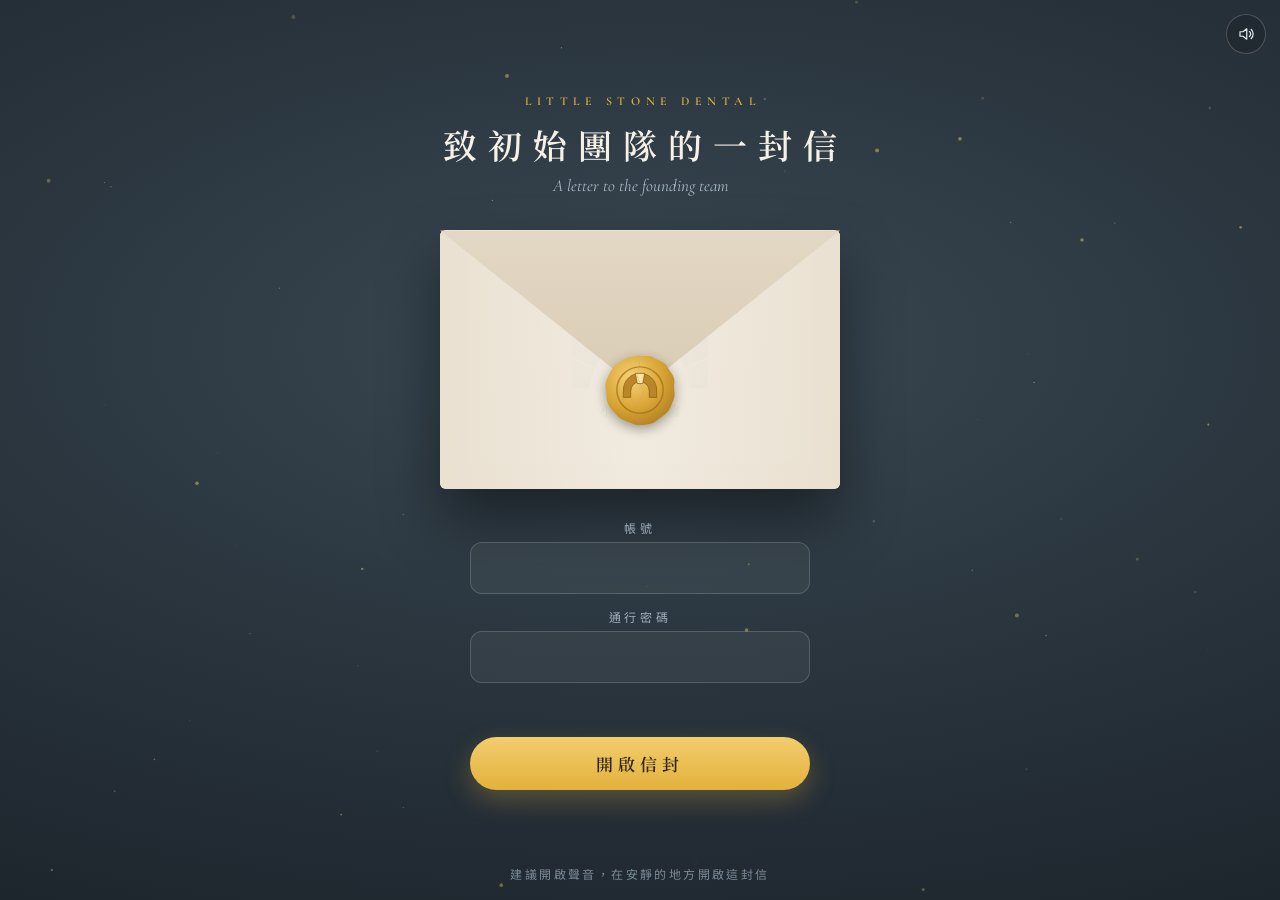
<file: index.html>
<!doctype html>
<html lang="zh-Hant-TW"><head><meta charset="utf-8"><meta name="viewport" content="width=device-width,initial-scale=1,viewport-fit=cover">
<meta name="robots" content="noindex,nofollow"><meta name="theme-color" content="#1E262D">
<title>小石頭牙醫｜致初始團隊的一封信</title>
<link rel="stylesheet" href="assets/style.css"><link rel="stylesheet" href="assets/fallback.css"></head>
<body><button class="sound" type="button" aria-label="音效開關"><svg viewBox="0 0 24 24" fill="none" stroke="currentColor" stroke-width="1.6" stroke-linecap="round" stroke-linejoin="round"><path d="M4 9h4l5-4v14l-5-4H4z"/><path class="wave" d="M16.5 8.5a5 5 0 0 1 0 7M19 6a8.5 8.5 0 0 1 0 12"/></svg></button>
<section id="gate"><canvas id="dust"></canvas>
 <div class="g-kicker">Little Stone Dental</div>
 <h1 class="g-title">致初始團隊的一封信</h1>
 <div class="g-sub">A letter to the founding team</div>
 <div class="envelope">
  <div class="env-back"></div>
  <div class="env-letter"><svg class="mini" viewBox="0 0 220 116" aria-hidden="true"></svg><div class="ml">小石頭牙醫</div></div>
  <div class="env-front"></div>
  <div class="env-flap"><i></i><b></b></div>
  <div class="seal"><div class="half l"><svg viewBox="0 0 80 80" style="width:100%;height:100%"><defs><radialGradient id="wx" cx=".38" cy=".32" r=".8"><stop offset="0" stop-color="#F6D27A"/><stop offset=".55" stop-color="#D9A534"/><stop offset="1" stop-color="#A9781E"/></radialGradient></defs>
<path d="M40,3 C47,4 51,2 56,6 C62,9 67,10 70,16 C74,22 78,26 77,33 C76,40 79,45 76,51 C73,58 72,63 66,67 C60,71 56,76 49,77 C42,78 37,79 31,76 C24,73 18,72 14,66 C9,60 4,56 4,48 C4,41 1,36 4,29 C7,22 9,17 15,12 C21,8 26,4 33,4 C36,3 38,3 40,3Z" fill="url(#wx)"/>
<circle cx="40" cy="40" r="25" fill="none" stroke="#9C6E18" stroke-width="1.6" opacity=".7"/>
<path d="M22,48 L22,40 A18,18 0 0 1 58,40 L58,48 L50,48 L50,41 A10,10 0 0 0 30,41 L30,48Z" fill="#B9862A" stroke="#8A6114" stroke-width=".8"/>
<path d="M35,22 L45,22 L43,33 L37,33Z" fill="#FBE3A2" stroke="#8A6114" stroke-width=".8"/></svg></div><div class="half r"><svg viewBox="0 0 80 80" style="width:100%;height:100%"><defs><radialGradient id="wx" cx=".38" cy=".32" r=".8"><stop offset="0" stop-color="#F6D27A"/><stop offset=".55" stop-color="#D9A534"/><stop offset="1" stop-color="#A9781E"/></radialGradient></defs>
<path d="M40,3 C47,4 51,2 56,6 C62,9 67,10 70,16 C74,22 78,26 77,33 C76,40 79,45 76,51 C73,58 72,63 66,67 C60,71 56,76 49,77 C42,78 37,79 31,76 C24,73 18,72 14,66 C9,60 4,56 4,48 C4,41 1,36 4,29 C7,22 9,17 15,12 C21,8 26,4 33,4 C36,3 38,3 40,3Z" fill="url(#wx)"/>
<circle cx="40" cy="40" r="25" fill="none" stroke="#9C6E18" stroke-width="1.6" opacity=".7"/>
<path d="M22,48 L22,40 A18,18 0 0 1 58,40 L58,48 L50,48 L50,41 A10,10 0 0 0 30,41 L30,48Z" fill="#B9862A" stroke="#8A6114" stroke-width=".8"/>
<path d="M35,22 L45,22 L43,33 L37,33Z" fill="#FBE3A2" stroke="#8A6114" stroke-width=".8"/></svg></div></div>
 </div>
 <div class="stage">
 <form class="login" autocomplete="off">
  <div class="field"><label for="u">帳號</label><input id="u" name="u" autocapitalize="off" autocorrect="off" spellcheck="false" required></div>
  <div class="field"><label for="p">通行密碼</label><input id="p" name="p" type="password" required></div>
  <div class="err" role="alert"></div>
  <button class="btn-open" type="submit">開啟信封</button>
 </form>
 <div class="welcome"><div class="w1">Welcome</div><div class="w2"></div><div class="w3"></div></div>
 </div>
 <div class="g-hint">建議開啟聲音，在安靜的地方開啟這封信</div>
</section>
<main id="letter" class="hidden"><article class="paper"></article>
 <div class="foot"><button class="again" type="button">重新開啟信封</button><span class="kt">KTeystone Design</span></div></main>
<script>Promise.all([fetch('data/mark.json').then(r=>r.json()),fetch('data/letters.json').then(r=>r.json())]).then(([m,v])=>{window.__MARK__=m;window.__VAULT__=v;var s=document.createElement('script');s.src='assets/app.js';document.body.appendChild(s);});</script>
</body></html>
</file>
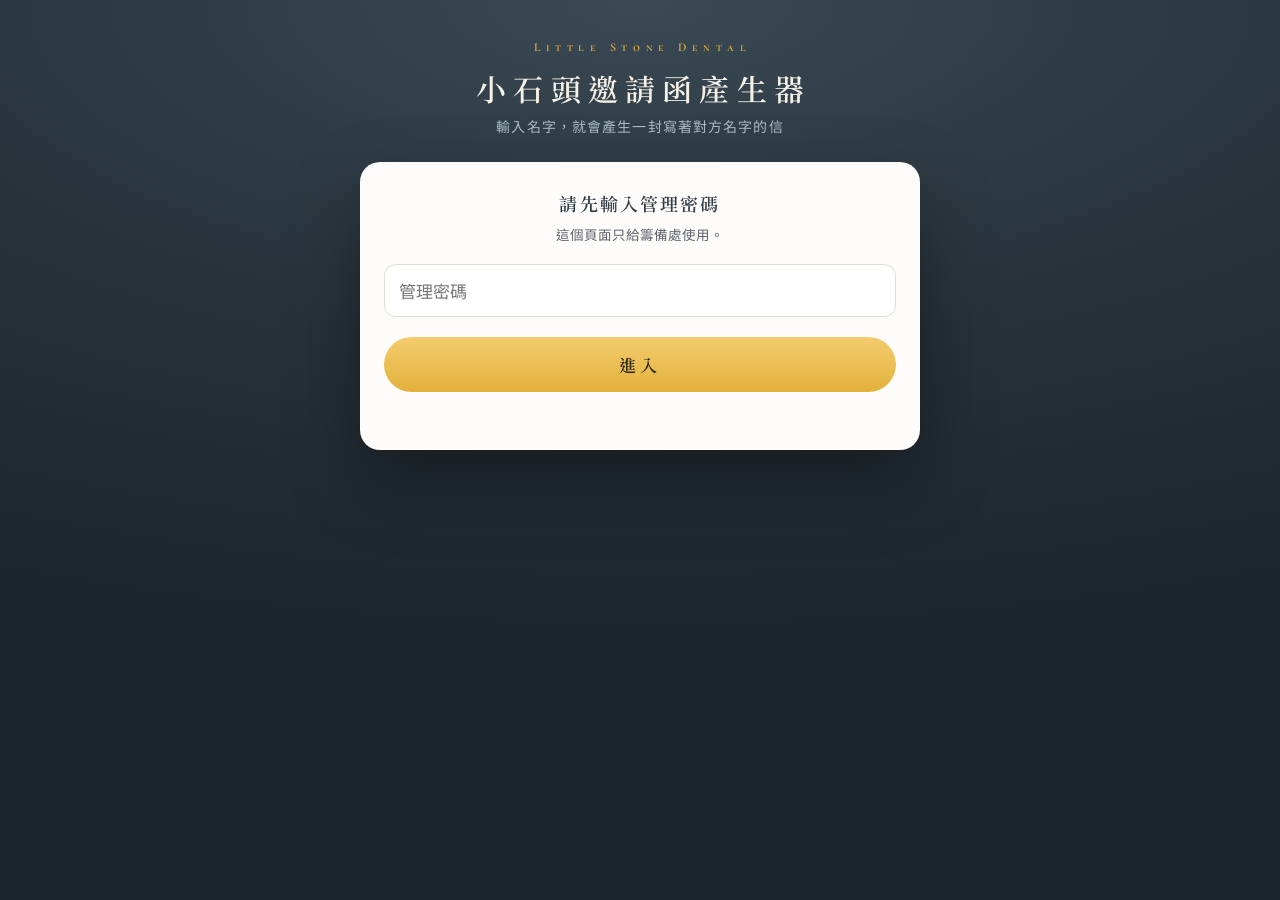
<file: gen/index.html>
<!doctype html>
<html lang="zh-Hant-TW"><head><meta charset="utf-8"><meta name="viewport" content="width=device-width,initial-scale=1,viewport-fit=cover">
<meta name="robots" content="noindex,nofollow"><meta name="theme-color" content="#1E262D">
<title>小石頭邀請函產生器</title>
<link rel="stylesheet" href="../assets/style.css"><link rel="stylesheet" href="../assets/fallback.css">
<style>
body{background:radial-gradient(120% 70% at 50% 0%,#3A4954 0%,#26313A 55%,#1E262D 100%);min-height:100vh;padding:40px 16px 60px;color:var(--ink)}
.wrap{max-width:560px;margin:0 auto}
.top{text-align:center;color:#F6F1E7}
.top .k{font-family:var(--sc);font-weight:600;font-size:12px;letter-spacing:.46em;padding-left:.46em;color:var(--gold)}
.top h1{font-family:var(--tc);font-weight:600;font-size:clamp(24px,6vw,30px);letter-spacing:.24em;padding-left:.24em;margin:12px 0 6px}
.top p{font-size:14px;color:#A9BAC6;letter-spacing:.08em;margin:0}
.box{background:var(--paper);border-radius:20px;padding:28px 24px;margin-top:26px;box-shadow:0 30px 70px rgba(0,0,0,.35)}
.box h2{font-family:var(--tc);font-weight:600;font-size:18px;color:var(--navy);letter-spacing:.12em;text-align:center;margin:0 0 6px}
.box .note{font-size:13.5px;color:var(--mute);text-align:center;line-height:1.8;margin:0 0 18px}
label{display:block;font-size:14px;color:var(--navy);letter-spacing:.12em;margin:16px 0 8px;font-weight:500}
input[type=text],input[type=password]{width:100%;border:1.5px solid var(--line);border-radius:12px;padding:13px 14px;font-size:17px;background:#fff;outline:none;color:var(--ink)}
input:focus{border-color:var(--gold)}
.chips{display:flex;flex-wrap:wrap;gap:8px}
.chips button{border:1.5px solid var(--line);background:#fff;border-radius:999px;padding:9px 16px;font-size:15px;color:var(--navy);cursor:pointer;letter-spacing:.08em}
.chips button.on{background:var(--navy);border-color:var(--navy);color:#fff}
.preview{margin-top:18px;background:var(--sand);border-radius:12px;padding:12px 14px;text-align:center;font-family:var(--tc);font-weight:600;color:var(--navy);letter-spacing:.08em}
.big{width:100%;margin-top:20px;border:0;border-radius:999px;padding:15px;background:linear-gradient(180deg,#F3CC6E,#E3B23C);color:#2B2410;font-family:var(--tc);font-weight:600;font-size:17px;letter-spacing:.24em;cursor:pointer}
.big:disabled{opacity:.5}
.err{color:#B5452F;font-size:14px;text-align:center;min-height:20px;margin-top:10px}
.res{display:none;margin-top:22px;border-top:1px solid var(--line);padding-top:20px}
.res.on{display:block}
.res .who{font-family:var(--tc);font-weight:600;font-size:20px;color:var(--navy);text-align:center;letter-spacing:.1em}
.kv{background:var(--stone);border-radius:12px;padding:12px 14px;margin-top:12px}
.kv .l{font-size:12.5px;color:var(--soft);letter-spacing:.14em}
.kv .v{font-size:15px;color:var(--ink);word-break:break-all;margin-top:4px;line-height:1.6}
.kv .v.pw{font-family:var(--serif);font-size:24px;font-weight:600;letter-spacing:.06em;color:var(--navy)}
.row2{display:grid;grid-template-columns:1fr 1fr;gap:10px;margin-top:14px}
.btn2{border:1.5px solid var(--navy);background:#fff;color:var(--navy);border-radius:12px;padding:12px;font-size:15px;cursor:pointer;letter-spacing:.08em;text-align:center;text-decoration:none}
.btn2.solid{background:var(--navy);color:#fff}
.tip{font-size:13px;color:var(--mute);line-height:1.8;margin-top:12px;text-align:center}
.hist .item{display:grid;grid-template-columns:1fr auto;gap:10px;align-items:center;padding:12px 0;border-top:1px solid var(--line)}
.hist .item:first-of-type{border-top:0}
.hist .n{font-family:var(--tc);font-weight:600;color:var(--navy);font-size:16px}
.hist .m{font-size:12.5px;color:var(--soft);margin-top:2px}
.hist .acts{display:flex;gap:6px}
.hist .acts button{border:1px solid var(--line);background:#fff;border-radius:10px;padding:7px 10px;font-size:13px;color:var(--navy);cursor:pointer}
.empty{text-align:center;color:var(--soft);font-size:14px;padding:6px 0}
.toast{position:fixed;left:50%;bottom:26px;transform:translateX(-50%);background:var(--navy);color:#fff;border-radius:999px;padding:10px 20px;font-size:14px;letter-spacing:.1em;opacity:0;transition:opacity .3s;pointer-events:none}
.toast.on{opacity:1}
.hidden{display:none!important}
.step{display:flex;align-items:center;gap:10px;margin:26px 0 4px}
.step:first-of-type{margin-top:4px}
.step b{width:26px;height:26px;border-radius:50%;background:var(--navy);color:#fff;display:grid;place-items:center;font-size:13px;font-weight:500;flex:none}
.step span{font-family:var(--tc);font-weight:600;font-size:17px;color:var(--navy);letter-spacing:.1em}
.tpls{display:grid;grid-template-columns:1fr 1fr;gap:10px;margin-top:10px}
.tpls button{border:1.5px solid var(--line);background:#fff;border-radius:14px;padding:14px 12px;text-align:center;cursor:pointer}
.tpls button b{display:block;font-family:var(--tc);font-weight:600;font-size:16px;color:var(--navy);letter-spacing:.08em}
.tpls button small{display:block;font-size:12.5px;color:var(--mute);margin-top:4px;line-height:1.6}
.tpls button.on{border-color:var(--gold);background:var(--sand);box-shadow:0 0 0 2px var(--gold) inset}
textarea{width:100%;min-height:110px;border:1.5px solid var(--line);border-radius:12px;padding:12px 14px;font-size:16px;line-height:1.8;background:#fff;outline:none;color:var(--ink);resize:vertical;font-family:var(--sans)}
textarea:focus{border-color:var(--gold)}
.reset{background:none;border:0;color:var(--gold-ink);font-size:13.5px;cursor:pointer;padding:6px 0;text-decoration:underline}
.fixed{background:var(--stone);border-radius:12px;padding:12px 14px;font-size:13.5px;color:var(--mute);line-height:1.8;margin-top:12px}
.kv .v.mono{font-family:var(--serif);font-size:22px;font-weight:600;letter-spacing:.06em;color:var(--navy)}
</style></head>
<body><div class="wrap">
 <div class="top"><div class="k">Little Stone Dental</div><h1>小石頭邀請函產生器</h1><p>輸入名字，就會產生一封寫著對方名字的信</p></div>

 <div class="box" id="lock">
  <h2>請先輸入管理密碼</h2>
  <p class="note">這個頁面只給籌備處使用。</p>
  <form id="lockf"><input type="password" id="admin" autocomplete="current-password" placeholder="管理密碼" required>
  <button class="big" type="submit">進入</button><div class="err" id="lockerr"></div></form>
 </div>

 <div class="box hidden" id="maker">
  <h2>產生一封新的信</h2>
  <p class="note">適用於顧問、投資人、貴賓與合作夥伴。信的最後是小石頭的四項特色，沒有醫師表單。</p>

  <div class="step"><b>1</b><span>收信人</span></div>
  <label for="name">對方的名字</label>
  <input type="text" id="name" placeholder="例如：郭子豪" autocomplete="off">
  <label>稱呼</label>
  <div class="chips" id="titles">
   <button type="button" class="on" data-t="顧問">顧問</button><button type="button" data-t="董事長">董事長</button><button type="button" data-t="總經理">總經理</button>
   <button type="button" data-t="醫師">醫師</button><button type="button" data-t="先生">先生</button><button type="button" data-t="女士">女士</button><button type="button" data-t="">不加稱呼</button>
  </div>
  <div class="preview" id="pv">信上會寫：Dear ○○○顧問：</div>

  <div class="step"><b>2</b><span>選一個信的範本</span></div>
  <div class="tpls" id="tpls"></div>

  <div class="step"><b>3</b><span>看看內容，想改就直接改</span></div>
  <label for="open">開頭的話</label>
  <textarea id="open"></textarea>
  <div class="fixed">中間會自動放入：開業準備進度、Logo 附圖、預期進度時間軸、小石頭的四項特色。</div>
  <label for="close">結尾的話</label>
  <textarea id="close"></textarea>
  <button class="reset" id="reset" type="button">改亂了？恢復成範本原本的文字</button>

  <div class="step"><b>4</b><span>產生</span></div>
  <button class="big" id="go" type="button" disabled>產生邀請函</button>

  <div class="res" id="res">
   <div class="who" id="rwho"></div>
   <div class="kv"><div class="l">專屬連結</div><div class="v" id="rlink"></div></div>
   <div class="row2" style="margin-top:12px"><div class="kv" style="margin:0"><div class="l">帳號</div><div class="v mono" id="racct"></div></div><div class="kv" style="margin:0"><div class="l">密碼</div><div class="v mono" id="rpw"></div></div></div>
   <div class="row2"><button class="btn2 solid" id="cmsg" type="button">複製整段訊息</button><a class="btn2" id="open-l" target="_blank" rel="noopener">先打開看看</a></div>
   <div class="row2"><button class="btn2" id="clink" type="button">只複製連結</button><button class="btn2" id="cpw" type="button">只複製帳號密碼</button></div>
   <p class="tip">整段訊息裡已經包含連結、帳號和密碼。<br>對方要從這個連結進去，再輸入帳號密碼才看得到信。</p>
  </div>
 </div>

 <div class="box hidden" id="histbox">
  <h2>已產生的信</h2>
  <p class="note">只記在這台裝置的瀏覽器裡，方便你之後再複製。</p>
  <div class="hist" id="hist"></div>
 </div>
</div>
<div class="toast" id="toast"></div>
<script>
(() => {
const $ = s => document.querySelector(s);
const ITER = 120000;
const enc = new TextEncoder(), dec = new TextDecoder();
const b64 = s => Uint8Array.from(atob(s), c => c.charCodeAt(0));
const tob64u = u8 => btoa(String.fromCharCode(...u8)).replace(/\+/g, '-').replace(/\//g, '_').replace(/=+$/, '');
let K = null, title = '顧問', TPL = [], cur = null;
async function kdf(pass, salt, n, use){ const b = await crypto.subtle.importKey('raw', enc.encode(pass.trim()), 'PBKDF2', false, ['deriveKey']);
  return crypto.subtle.deriveKey({name:'PBKDF2', salt, iterations:n, hash:'SHA-256'}, b, {name:'AES-GCM', length:256}, false, [use]); }
function toast(t){ const e = $('#toast'); e.textContent = t; e.classList.add('on'); clearTimeout(e._t); e._t = setTimeout(() => e.classList.remove('on'), 1600); }
async function copy(t, msg){ try { await navigator.clipboard.writeText(t); toast(msg || '已複製'); } catch(e){ prompt('請手動複製：', t); } }
const base = new URL('../', location.href).href;
const WORDS = ['stone','arch','bridge','crown','light','pebble','dawn','keystone'];
const rnd = n => crypto.getRandomValues(new Uint32Array(1))[0] % n;
const newPw = () => WORDS[rnd(WORDS.length)] + '-' + (1000 + rnd(9000));
const newAcct = () => 'ls' + (1000 + rnd(9000));
const salute = () => $('#name').value.trim() + title;
function msg(r){ return `${r.salute}您好：\n\n這是小石頭牙醫診所籌備處寄給您的一封信，請點開下面的連結：\n${r.link}\n\n帳號：${r.acct}\n密碼：${r.pw}\n\n（建議開啟聲音觀看）`; }

$('#lockf').addEventListener('submit', async e => {
  e.preventDefault(); $('#lockerr').textContent = '';
  try {
    const a = await (await fetch('../data/admin.json', {cache:'no-store'})).json();
    const key = await kdf($('#admin').value, b64(a.s), a.n, 'decrypt');
    K = JSON.parse(dec.decode(await crypto.subtle.decrypt({name:'AES-GCM', iv:b64(a.i)}, key, b64(a.c)))).k;
    const g = await (await fetch('../data/guest.json', {cache:'no-store'})).json();
    const k2 = await crypto.subtle.importKey('raw', b64(K), 'AES-GCM', false, ['decrypt']);
    TPL = JSON.parse(dec.decode(await crypto.subtle.decrypt({name:'AES-GCM', iv:b64(g.i)}, k2, b64(g.c)))).tpl;
  } catch(err){ $('#lockerr').textContent = '管理密碼不正確'; return; }
  $('#lock').classList.add('hidden'); $('#maker').classList.remove('hidden'); $('#histbox').classList.remove('hidden');
  $('#tpls').innerHTML = '';
  TPL.forEach((t, i) => { const b = document.createElement('button'); b.type = 'button'; b.innerHTML = '<b></b><small></small>'; b.querySelector('b').textContent = t.name; b.querySelector('small').textContent = t.hint;
    b.onclick = () => pick(i); $('#tpls').appendChild(b); });
  pick(0); renderHist(); $('#name').focus();
});
function pick(i){ cur = TPL[i]; [...$('#tpls').children].forEach((b, j) => b.classList.toggle('on', i === j)); $('#open').value = cur.open; $('#close').value = cur.close; }
$('#reset').addEventListener('click', () => { if (cur){ $('#open').value = cur.open; $('#close').value = cur.close; toast('已恢復範本文字'); } });
const upd = () => { const n = $('#name').value.trim(); $('#pv').textContent = '信上會寫：Dear ' + (n || '○○○') + title + '：'; $('#go').disabled = !n; };
$('#name').addEventListener('input', upd);
document.querySelectorAll('#titles button').forEach(b => b.addEventListener('click', () => { document.querySelectorAll('#titles button').forEach(x => x.classList.remove('on')); b.classList.add('on'); title = b.dataset.t; upd(); }));

let last = null;
$('#go').addEventListener('click', async () => {
  const name = $('#name').value.trim(); if (!name || !K || !cur) return;
  const o = $('#open').value.trim(), c = $('#close').value.trim();
  if (!o || !c){ toast('開頭和結尾的話不能空白'); return; }
  const payload = {n:salute(), s:name, k:K, t:cur.id};
  if (o !== cur.open) payload.o = o; if (c !== cur.close) payload.c = c;
  const acct = newAcct(), pw = newPw(), salt = crypto.getRandomValues(new Uint8Array(16)), iv = crypto.getRandomValues(new Uint8Array(12));
  const key = await kdf(acct + ':' + pw, salt, ITER, 'encrypt');
  const ct = new Uint8Array(await crypto.subtle.encrypt({name:'AES-GCM', iv}, key, enc.encode(JSON.stringify(payload))));
  const tok = new Uint8Array(salt.length + iv.length + ct.length); tok.set(salt); tok.set(iv, 16); tok.set(ct, 28);
  const r = {salute:salute(), name, acct, pw, tpl:cur.name, link: base + '#g=' + tob64u(tok), at: new Date().toLocaleDateString('zh-TW')};
  last = r; show(r); save(r); toast('已產生'); $('#res').scrollIntoView({behavior:'smooth', block:'start'});
});
function show(r){ $('#rwho').textContent = 'Dear ' + r.salute; $('#rlink').textContent = r.link; $('#racct').textContent = r.acct; $('#rpw').textContent = r.pw; $('#open-l').href = r.link; $('#res').classList.add('on'); }
$('#cmsg').addEventListener('click', () => last && copy(msg(last), '已複製整段訊息'));
$('#clink').addEventListener('click', () => last && copy(last.link, '已複製連結'));
$('#cpw').addEventListener('click', () => last && copy(`帳號：${last.acct}\n密碼：${last.pw}`, '已複製帳號密碼'));

const HK = 'ls-gen-history';
const load = () => { try { return JSON.parse(localStorage.getItem(HK) || '[]'); } catch(e){ return []; } };
function save(r){ const h = load(); h.unshift(r); try { localStorage.setItem(HK, JSON.stringify(h.slice(0, 200))); } catch(e){} renderHist(); }
function renderHist(){
  const h = load(), el = $('#hist'); el.innerHTML = '';
  if (!h.length){ el.innerHTML = '<div class="empty">還沒有產生過</div>'; return; }
  h.forEach((r, i) => { const d = document.createElement('div'); d.className = 'item';
    d.innerHTML = `<div><div class="n"></div><div class="m"></div></div><div class="acts"><button data-a="m">複製訊息</button><button data-a="d">刪除</button></div>`;
    d.querySelector('.n').textContent = r.salute; d.querySelector('.m').textContent = r.at + '・' + (r.tpl || '') + '・帳號 ' + (r.acct || '—') + '・密碼 ' + r.pw;
    d.querySelector('[data-a=m]').onclick = () => copy(msg(r), '已複製整段訊息');
    d.querySelector('[data-a=d]').onclick = () => { if (!confirm('從清單刪除「' + r.salute + '」？（已寄出的連結仍然有效）')) return; const x = load(); x.splice(i, 1); try { localStorage.setItem(HK, JSON.stringify(x)); } catch(e){} renderHist(); };
    el.appendChild(d); });
}
})();
</script>
</body></html>
</file>
<file: assets/style.css>
@font-face{font-family:'Noto Serif TC';font-weight:600;font-display:swap;src:url(fonts/f0.woff2) format('woff2')}
@font-face{font-family:'Noto Sans TC';font-weight:400;font-display:swap;src:url(fonts/f1.woff2) format('woff2')}
@font-face{font-family:'Noto Sans TC';font-weight:500;font-display:swap;src:url(fonts/f2.woff2) format('woff2')}
@font-face{font-family:'Cormorant';font-style:normal;font-weight:400;src:url(fonts/f3.woff2) format('woff2')}
@font-face{font-family:'Cormorant';font-style:italic;font-weight:400;src:url(fonts/f4.woff2) format('woff2')}
@font-face{font-family:'Cormorant';font-style:normal;font-weight:600;src:url(fonts/f5.woff2) format('woff2')}
@font-face{font-family:'Cormorant';font-style:italic;font-weight:600;src:url(fonts/f6.woff2) format('woff2')}
@font-face{font-family:'CormorantSC';font-weight:400;src:url(fonts/f7.woff2) format('woff2')}
@font-face{font-family:'CormorantSC';font-weight:600;src:url(fonts/f8.woff2) format('woff2')}
:root{
  --navy:#2F3B45; --deep:#1E262D; --ink:#28323B; --mute:#5E636A; --soft:#8C9298; --line:#E2DDD5;
  --paper:#FDFCFA; --stone:#F5F3EF; --sand:#F1E9DB; --fog:#EEF2F4; --mist:#A9BAC6;
  --gold:#E3B23C; --gold-ink:#8A6714; --gold-hi:#F3CC6E;
  --serif:"Cormorant","Noto Serif TC",serif; --sc:"CormorantSC","Cormorant",serif;
  --tc:"Noto Serif TC","LSSerifX","Songti TC","PMingLiU",serif; --sans:"Noto Sans TC","LSSansX","PingFang TC","Microsoft JhengHei",sans-serif;
}
*{box-sizing:border-box;-webkit-tap-highlight-color:transparent}
html,body{margin:0;min-height:100%;background:var(--deep)}
body{font-family:var(--sans);color:var(--ink);-webkit-font-smoothing:antialiased;overflow-x:hidden}
button,input{font:inherit}
.hidden{display:none!important}

/* ---------------------------------------------------------------- gate */
#gate{position:fixed;inset:0;display:flex;flex-direction:column;align-items:center;justify-content:center;padding:24px 16px 40px;
  background:radial-gradient(120% 80% at 50% 38%,#3A4954 0%,#2A353E 45%,#1A2128 100%);color:#E9ECEE;overflow:hidden;transition:opacity 1.2s ease}
#gate.leave{opacity:0;pointer-events:none}
#dust{position:absolute;inset:0;width:100%;height:100%;pointer-events:none}
.g-kicker{font-family:var(--sc);font-weight:600;font-size:12px;letter-spacing:.46em;color:var(--gold);text-transform:uppercase;padding-left:.46em;text-align:center}
.g-title{font-family:var(--tc);font-weight:600;font-size:clamp(24px,6vw,34px);letter-spacing:.32em;padding-left:.32em;margin:12px 0 0;color:#F6F1E7;text-align:center}
.g-sub{font-family:var(--serif);font-style:italic;font-size:17px;color:#A9BAC6;margin-top:6px;text-align:center}

.envelope{position:relative;width:min(400px,78vw);aspect-ratio:1.55;margin:34px 0 30px;perspective:900px}
.env-back{position:absolute;inset:0;background:linear-gradient(170deg,#F4EEE3,#E6DCCB);border-radius:6px;box-shadow:0 30px 60px rgba(0,0,0,.45)}
.env-letter{position:absolute;left:7%;right:7%;top:8%;bottom:10%;background:linear-gradient(#FDFCFA,#F6F2EA);border-radius:3px;box-shadow:0 2px 8px rgba(0,0,0,.08);
  display:flex;flex-direction:column;align-items:center;justify-content:flex-start;padding-top:16%;gap:6px}
.env-letter .mini{width:44%}
.env-letter .ml{font-family:var(--tc);font-weight:600;font-size:13px;letter-spacing:.3em;color:var(--navy);padding-left:.3em}
.env-front{position:absolute;inset:0;border-radius:6px;overflow:hidden;pointer-events:none}
.env-front:after{content:"";position:absolute;inset:0;background:linear-gradient(90deg,#E9E0D0 0,#F1EADF 50%,#E9E0D0 100%);clip-path:polygon(0 100%,0 0,50% 58%,100% 0,100% 100%);opacity:.96}
.env-flap{position:absolute;left:0;right:0;top:0;height:62%;transform-origin:50% 0;z-index:3}
.env-flap i{position:absolute;inset:0;background:linear-gradient(180deg,#E3D8C5,#D9CCB5);clip-path:polygon(0 0,100% 0,50% 100%)}
.env-flap b{position:absolute;inset:0;background:linear-gradient(0deg,#F3EDE2,#E8DFD0);clip-path:polygon(0 0,100% 0,50% 100%);display:none}
.seal{position:absolute;left:50%;top:62%;width:74px;height:74px;margin:-37px 0 0 -37px;z-index:4;filter:drop-shadow(0 4px 6px rgba(0,0,0,.35))}
.seal .half{position:absolute;inset:0;transition:transform .9s cubic-bezier(.5,0,.3,1),opacity .9s}
.seal .l{clip-path:polygon(0 0,52% 0,46% 30%,55% 52%,44% 74%,50% 100%,0 100%)}
.seal .r{clip-path:polygon(52% 0,100% 0,100% 100%,50% 100%,44% 74%,55% 52%,46% 30%)}
.envelope.broken .seal .l{transform:translate(-26px,30px) rotate(-38deg);opacity:0}
.envelope.broken .seal .r{transform:translate(26px,34px) rotate(34deg);opacity:0}
.envelope.rise .env-letter{animation:rise 1.4s cubic-bezier(.3,0,.2,1) forwards}
@keyframes rise{0%{transform:none}100%{transform:translateY(-62%);}}
.envelope .env-letter{z-index:1}
.env-front{z-index:2}
.envelope.flipped .env-flap{z-index:0}

form.login{width:100%;display:flex;flex-direction:column;gap:14px;transition:opacity .7s,transform .7s}
form.login.leave{opacity:0;transform:translateY(14px);pointer-events:none}
.field{position:relative}
.field label{display:block;font-size:12px;letter-spacing:.3em;color:#9FB0BE;margin-bottom:6px;text-align:center}
.field input{width:100%;background:rgba(255,255,255,.05);border:1px solid rgba(255,255,255,.16);border-radius:12px;color:#F6F1E7;padding:13px 16px;font-size:16px;letter-spacing:.08em;text-align:center;outline:none;transition:border-color .3s,background .3s}
.field input:focus{border-color:var(--gold);background:rgba(255,255,255,.08)}
.btn-open{margin-top:6px;border:0;border-radius:999px;padding:14px 20px;background:linear-gradient(180deg,#F3CC6E,#E3B23C);color:#2B2410;font-family:var(--tc);font-weight:600;font-size:17px;letter-spacing:.3em;cursor:pointer;box-shadow:0 10px 26px rgba(227,178,60,.28);transition:transform .2s,box-shadow .2s}
.btn-open:active{transform:scale(.98)}
.btn-open[disabled]{opacity:.6}
.err{min-height:20px;font-size:13px;color:#F2A69A;letter-spacing:.1em;text-align:center}
.shake{animation:shake .45s}
@keyframes shake{20%{transform:translateX(-8px)}40%{transform:translateX(7px)}60%{transform:translateX(-5px)}80%{transform:translateX(3px)}}
.g-hint{position:absolute;bottom:18px;left:0;right:0;text-align:center;font-size:12px;letter-spacing:.2em;color:#7C8C99}

.stage{position:relative;width:min(340px,86vw)}
.welcome{position:absolute;left:50%;width:min(92vw,760px);margin-left:calc(min(92vw,760px) / -2);top:0;bottom:0;display:flex;flex-direction:column;justify-content:center;text-align:center;pointer-events:none;opacity:0;z-index:6}
.welcome .w1{font-family:var(--sc);font-size:13px;letter-spacing:.5em;color:var(--gold);padding-left:.5em}
.welcome .w2{font-family:var(--tc);font-weight:600;font-size:clamp(30px,8vw,52px);letter-spacing:.24em;padding-left:.24em;color:#F6F1E7;margin-top:14px;text-shadow:0 0 30px rgba(243,204,110,.35)}
.welcome .w3{font-family:var(--serif);font-style:italic;font-size:18px;color:#A9BAC6;margin-top:10px}

/* ---------------------------------------------------------------- letter */
#letter{min-height:100vh;padding:56px 16px 90px;background:radial-gradient(120% 60% at 50% 0%,#3A4954 0%,#26313A 55%,#1E262D 100%)}
.paper{position:relative;max-width:760px;margin:0 auto;background:var(--paper);border-radius:6px;padding:64px clamp(22px,7vw,78px) 60px;
  box-shadow:0 40px 90px rgba(0,0,0,.45),0 0 0 1px rgba(0,0,0,.04);background-image:radial-gradient(rgba(138,103,20,.025) 1px,transparent 1px);background-size:5px 5px;
  opacity:0;transform:translateY(40px);transition:opacity 1.2s ease,transform 1.2s cubic-bezier(.2,.7,.2,1)}
.paper.in{opacity:1;transform:none}
.paper:before{content:"";position:absolute;inset:14px;border:1px solid rgba(138,103,20,.22);border-radius:3px;pointer-events:none}
.head{text-align:center}
.head svg.mk{width:min(300px,70%);height:auto;display:block;margin:0 auto;overflow:visible}
.wm-tc{font-family:var(--tc);font-weight:600;font-size:clamp(26px,6vw,34px);letter-spacing:.42em;padding-left:.42em;color:var(--navy);margin-top:22px}
.wm-en{font-family:var(--sc);font-size:13px;letter-spacing:.5em;padding-left:.5em;color:var(--mute);margin-top:6px}
.rule{width:56px;height:1px;background:var(--gold);margin:28px auto}
.preview{background:var(--sand);border-radius:12px;padding:12px 16px;text-align:center;font-size:14px;color:var(--gold-ink);letter-spacing:.06em;margin-bottom:26px}
.dear{font-family:var(--tc);font-weight:600;font-size:clamp(20px,5vw,24px);color:var(--navy);letter-spacing:.08em}
.p{font-size:16.5px;line-height:2.05;color:#3E444D;margin:16px 0 0;text-align:justify;letter-spacing:.03em}
.p b{color:var(--navy);font-weight:500}
.sec{margin-top:44px}
.sec-k{font-family:var(--sc);font-weight:600;font-size:12px;letter-spacing:.36em;color:var(--gold-ink);text-transform:uppercase;text-align:center}
.sec-t{font-family:var(--tc);font-weight:600;font-size:clamp(19px,4.6vw,22px);color:var(--navy);letter-spacing:.12em;text-align:center;margin-top:8px}
.sec-n{font-size:13px;color:var(--soft);text-align:center;margin-top:6px;letter-spacing:.08em}
.reveal{opacity:0;transform:translateY(18px);transition:opacity .9s ease,transform .9s cubic-bezier(.2,.7,.2,1)}
.reveal.on{opacity:1;transform:none}

.done{display:flex;flex-direction:column;gap:12px;margin-top:20px}
.done .it{display:grid;grid-template-columns:40px 1fr;gap:14px;align-items:center;background:var(--stone);border-radius:14px;padding:16px 18px}
.done .it svg{width:34px;height:34px}
.done .it .t{font-family:var(--tc);font-weight:600;font-size:16px;color:var(--navy);letter-spacing:.06em}
.done .it .d{font-size:14px;color:var(--mute);margin-top:3px;line-height:1.7}

.fig{margin-top:18px;background:#fff;border:1px solid var(--line);border-radius:14px;padding:26px 20px 20px;text-align:center}
.fig svg.mk2{width:min(260px,70%);height:auto;display:block;margin:0 auto}
.fig .chips{display:flex;justify-content:center;gap:10px;margin-top:18px;flex-wrap:wrap}
.fig .chips span{display:flex;flex-direction:column;align-items:center;gap:6px;font-size:11px;color:var(--soft);letter-spacing:.06em}
.fig .chips i{width:34px;height:34px;border-radius:50%;box-shadow:inset 0 0 0 1px rgba(0,0,0,.06)}
.fig .cap{font-size:12.5px;color:var(--soft);margin-top:14px;letter-spacing:.08em}

.tl{position:relative;margin:26px auto 0;max-width:340px;padding-left:34px}
.tl:before{content:"";position:absolute;left:11px;top:6px;bottom:6px;width:2px;background:var(--line)}
.tl .fill{position:absolute;left:11px;top:6px;width:2px;height:0;background:linear-gradient(var(--gold),var(--gold-hi));transition:height 1.6s cubic-bezier(.3,0,.2,1)}
.tl .row{position:relative;padding:10px 0 14px}
.tl .row:before{content:"";position:absolute;left:-29px;top:16px;width:12px;height:12px;border-radius:50%;background:var(--paper);border:2px solid var(--mist)}
.tl .row.done:before{background:var(--gold);border-color:var(--gold)}
.tl .row.final:before{width:18px;height:18px;left:-32px;top:13px;background:var(--gold);border-color:var(--gold);box-shadow:0 0 0 6px rgba(227,178,60,.18)}
.tl .when{font-family:var(--serif);font-weight:600;font-size:19px;color:var(--gold-ink);letter-spacing:.04em}
.tl .what{font-family:var(--tc);font-weight:600;font-size:16.5px;color:var(--navy);letter-spacing:.08em;margin-top:2px}
.tl .now{position:relative;margin:2px 0 6px -34px;display:flex;align-items:center;gap:10px;font-size:12px;letter-spacing:.24em;color:var(--gold-ink)}
.tl .now:before{content:"";width:24px;height:2px;background:var(--gold)}

.cta{margin-top:22px;background:var(--navy);border-radius:18px;padding:28px 22px;color:#E9ECEE;text-align:center}
.cta .t{font-family:var(--tc);font-weight:600;font-size:20px;letter-spacing:.14em;color:#F6F1E7}
.cta .d{font-size:14px;color:#C9D2D8;margin-top:8px;line-height:1.8}
.cta a.go{display:inline-flex;align-items:center;gap:10px;margin-top:18px;text-decoration:none;border-radius:999px;padding:14px 28px;background:linear-gradient(180deg,#F3CC6E,#E3B23C);color:#2B2410;font-family:var(--tc);font-weight:600;font-size:16px;letter-spacing:.2em;box-shadow:0 10px 26px rgba(227,178,60,.25)}
.cta .qr{margin:20px auto 0;width:132px;padding:10px;background:#fff;border-radius:12px}
.cta .qr svg{display:block;width:112px;height:112px}
.cta .qn{font-size:12px;color:#9FB0BE;margin-top:8px;letter-spacing:.12em}

.pledge{margin-top:40px;text-align:center}
.btn-pledge{border:1px solid var(--gold);background:transparent;color:var(--gold-ink);border-radius:999px;padding:14px 26px;font-family:var(--tc);font-weight:600;font-size:16px;letter-spacing:.16em;cursor:pointer;transition:background .3s,color .3s}
.btn-pledge:hover{background:var(--sand)}
.stampbox{display:none;margin:22px auto 0;width:210px;height:210px;position:relative}
.stampbox.on{display:block}
.stamp{position:absolute;inset:0;border:5px solid #B5452F;border-radius:50%;color:#B5452F;display:flex;flex-direction:column;align-items:center;justify-content:center;transform:rotate(-10deg);font-family:var(--tc);font-weight:600;
  box-shadow:inset 0 0 0 3px rgba(253,252,250,1),inset 0 0 0 5px #B5452F;background:rgba(253,252,250,.4)}
.stamp .s1{font-size:12px;letter-spacing:.3em}
.stamp .s2{font-size:26px;letter-spacing:.14em;margin:6px 0}
.stamp .s3{font-family:var(--serif);font-size:15px;letter-spacing:.1em}
.pledge .after{font-size:14px;color:var(--mute);margin-top:16px;letter-spacing:.06em;line-height:1.8}

.sign{margin-top:46px;text-align:right}
.sign .r{font-size:14px;color:var(--mute);letter-spacing:.1em}
.sign .n{font-family:var(--tc);font-weight:600;font-size:24px;color:var(--navy);letter-spacing:.3em;margin-top:6px}
.sign .n small{font-size:15px;letter-spacing:.2em;color:var(--mute);margin-left:6px}
.sign .dt{font-family:var(--serif);font-size:16px;color:var(--soft);margin-top:4px}
.secret{margin-top:40px;padding-top:18px;border-top:1px solid var(--line);font-size:12.5px;line-height:1.9;color:var(--soft);letter-spacing:.04em}

.foot{max-width:760px;margin:26px auto 0;display:flex;justify-content:space-between;align-items:center;color:#7C8C99;font-size:12px;letter-spacing:.16em}
.foot button{background:none;border:0;color:#9FB0BE;cursor:pointer;letter-spacing:.16em;font-size:12px;padding:6px 0}
.foot .kt{font-family:var(--sc);letter-spacing:.24em}

.sound{position:fixed;top:14px;right:14px;z-index:30;width:40px;height:40px;border-radius:50%;border:1px solid rgba(255,255,255,.2);background:rgba(30,38,45,.55);color:#E9ECEE;display:grid;place-items:center;cursor:pointer;backdrop-filter:blur(6px)}
.sound svg{width:18px;height:18px}
.sound.off .wave{opacity:.15}

@media (max-width:520px){
  .paper{padding-top:48px}
  .p{font-size:15.5px;line-height:2}
  .sign{text-align:center}
}

/* guest letter: features */
.feat{display:grid;grid-template-columns:1fr 1fr;gap:12px;margin-top:20px}
.feat .ft{background:var(--stone);border-radius:16px;padding:20px 18px 20px;text-align:center}
.feat .fi{width:52px;height:52px;margin:0 auto;border-radius:50%;background:var(--navy);color:var(--gold-hi);display:grid;place-items:center}
.feat .fi svg{width:30px;height:30px}
.feat .fn{font-family:var(--serif);font-weight:600;font-size:14px;color:var(--gold-ink);letter-spacing:.12em;margin-top:10px}
.feat .t{font-family:var(--tc);font-weight:600;font-size:16px;color:var(--navy);letter-spacing:.06em;margin-top:4px;line-height:1.5}
.feat .d{font-size:13.5px;color:var(--mute);line-height:1.8;margin-top:8px;text-align:left}
@media (max-width:520px){.feat{grid-template-columns:1fr}}
/* names render in the full-coverage serif */
</file>
<file: assets/fallback.css>
@font-face{font-family:'LSSerifX';font-weight:500 900;font-display:swap;src:url(fonts/x00.woff2) format('woff2');unicode-range:U+3000-303F,U+4E00-4E01,U+4E03,U+4E07-4E11,U+4E14-4E16,U+4E18-4E19,U+4E1E-4E1F,U+4E26,U+4E2B,U+4E2D-4E2E,U+4E30-4E33,U+4E38-4E39,U+4E3B-4E3C,U+4E42-4E43,U+4E45,U+4E47-4E48,U+4E4B,U+4E4D-4E4F,U+4E52-4E53,U+4E56,U+4E58-4E59,U+4E5C-4E5F,U+4E69,U+4E73,U+4E7E-4E7F,U+4E82-4E84,U+4E86,U+4E88,U+4E8B-4E8E,U+4E91-4E95,U+4E99,U+4E9B,U+4E9E-4E9F,U+4EA1-4EA2,U+4EA4-4EA6,U+4EA8,U+4EAB-4EAE,U+4EB3,U+4EB6,U+4EB9-4EBA,U+4EC0-4EC4,U+4EC6-4ECB,U+4ECD,U+4ED4-4EDA,U+4EDC-4EDF,U+4EE1,U+4EE3-4EE5,U+4EE8-4EE9,U+4EF0-4EF7,U+4EFB,U+4EFD,U+4EFF-4F02,U+4F04-4F05,U+4F08-4F0B,U+4F0D-4F15,U+4F18-4F19,U+4F1D,U+4F22,U+4F2C-4F2D,U+4F2F-4F30,U+4F33-4F34,U+4F36,U+4F38,U+4F3A-4F3F,U+4F41,U+4F43,U+4F46-4F49,U+4F4C-4F64,U+4F67,U+4F69}
@font-face{font-family:'LSSerifX';font-weight:500 900;font-display:swap;src:url(fonts/x01.woff2) format('woff2');unicode-range:U+4F6A-4F6C,U+4F6E-4F70,U+4F73-4F89,U+4F8B,U+4F8D,U+4F8F-4F92,U+4F94-4F98,U+4F9A-4F9E,U+4FAE-4FAF,U+4FB2-4FB3,U+4FB5-4FB7,U+4FB9-4FBB,U+4FBF-4FC5,U+4FC7,U+4FC9-4FCB,U+4FCD-4FD1,U+4FD3-4FD4,U+4FD6-4FE1,U+4FEC,U+4FEE-4FEF,U+4FF1,U+4FF3-4FF8,U+4FFA,U+4FFE,U+5000,U+5005-5007,U+5009,U+500B-500F,U+5011-501C,U+501E-5023,U+5025-502D,U+502F-5031,U+5033,U+5035,U+5037,U+503C,U+5040-5041,U+5043,U+5045-504F,U+5051,U+5053,U+5055,U+5057,U+505A-5065,U+5068-506B,U+506D-5070,U+5072-5077,U+507A,U+507D,U+5080,U+5082-5083,U+5085,U+5087,U+508B-508E,U+5091-5092,U+5094-5096,U+5098-509E,U+50A2-50A3,U+50AC-50B8,U+50BA-50BB,U+50BD-50BF,U+50C1-50C2,U+50C4-50CB,U+50CE-50CF,U+50D1,U+50D3-50D7,U+50DA-50DB,U+50DD,U+50E0,U+50E3-50EA,U+50EC-50ED}
@font-face{font-family:'LSSerifX';font-weight:500 900;font-display:swap;src:url(fonts/x02.woff2) format('woff2');unicode-range:U+50EE-50F1,U+50F3,U+50F5-50F6,U+50F8-50F9,U+50FB,U+50FD-5100,U+5102-510C,U+5110-5115,U+5117-5118,U+511A,U+511C,U+511F-5122,U+5124-5126,U+5129-512A,U+512D-512E,U+5130-5135,U+5137-513D,U+513F-5141,U+5143-5149,U+514B-514D,U+5152,U+5154-5155,U+5157,U+515A,U+515C,U+515F,U+5162,U+5165,U+5167-5169,U+516B-516E,U+5171,U+5175-5178,U+517C,U+5180,U+5187,U+5189-518A,U+518D,U+518F,U+5191-5195,U+5197-5198,U+519E,U+51A0,U+51A2,U+51A4-51A5,U+51AA,U+51AC,U+51B0-51B1,U+51B6-51B7,U+51B9,U+51BC-51BE,U+51C4-51C6,U+51C8,U+51CA-51CE,U+51D0,U+51D4,U+51D7-51D8,U+51DC-51DE,U+51E0-51E1,U+51F0-51F1,U+51F3,U+51F5-51F6,U+51F8-51FA,U+51FD,U+5200-5201,U+5203,U+5206-520A,U+520C,U+520E,U+5210-5213,U+5216-5217,U+521C-521E,U+5221,U+5224-5225,U+5228-522A,U+522E,U+5230-5233,U+5235-5238,U+523A-523B,U+5241,U+5243-5244,U+5246-5247,U+5249-524E,U+5252,U+5254-5256,U+525A-525F,U+5261-5262,U+5269-526F,U+5272,U+5274-5275,U+5277-5278,U+527A-527D,U+527F-5284,U+5287-528D,U+5291,U+5293,U+5296-5299,U+529B,U+529F-52A0,U+52A3,U+52A6,U+52A9-52AE,U+52BB-52BC,U+52BE,U+52C0-52C2}
@font-face{font-family:'LSSerifX';font-weight:500 900;font-display:swap;src:url(fonts/x03.woff2) format('woff2');unicode-range:U+52C3,U+52C7,U+52C9,U+52CD,U+52D2-52D3,U+52D5-52D9,U+52DB,U+52DD-52DF,U+52E2-52E4,U+52E6,U+52E9,U+52EB,U+52EF-52F1,U+52F3-52F5,U+52F7-52F8,U+52FA-52FC,U+52FE-52FF,U+5305-5306,U+5308-530B,U+530D-5312,U+5315-5317,U+5319-531A,U+531C-531D,U+531F-5323,U+532A,U+532D,U+532F-5331,U+5334,U+5337,U+5339,U+533C-5341,U+5343,U+5345,U+5347-534A,U+534C-534D,U+5351-5354,U+5357,U+535A,U+535C,U+535E,U+5360-5361,U+5363,U+5366,U+536C,U+536E-5373,U+5375,U+5377-5379,U+537B-537C,U+537F,U+5382,U+5384,U+538A,U+538E-538F,U+5392,U+5394,U+5396-539A,U+539C-539F,U+53A4-53A5,U+53A7,U+53AC-53AD,U+53B2,U+53B4,U+53B9,U+53BB,U+53C3,U+53C8-53CB,U+53CD,U+53D4,U+53D6-53D7,U+53DB,U+53DF,U+53E1-53E6,U+53E8-53F3,U+53F5,U+53F8,U+53FB-53FC,U+5401,U+5403-5404,U+5406-5412,U+5418-5419,U+541B-5420,U+5424-542E,U+5430-5431,U+5433,U+5435-5439,U+543B-543E,U+5440-5443,U+5445-5448,U+544A,U+544E-544F,U+5454,U+5460-5468,U+546B-546C,U+546F-5478,U+547A-5482,U+5484,U+5486-5488,U+548B-548D}
@font-face{font-family:'LSSerifX';font-weight:500 900;font-display:swap;src:url(fonts/x04.woff2) format('woff2');unicode-range:U+548E,U+5490-5492,U+5495-5496,U+5498,U+549A,U+54A0-54A2,U+54A5-54B1,U+54B3,U+54B6-54B8,U+54BA-54C9,U+54CE-54CF,U+54D6,U+54DE,U+54E0-54E2,U+54E4-54EB,U+54ED-54EE,U+54F1-54F3,U+54F7-54F8,U+54FA-54FD,U+54FF,U+5501,U+5503-550C,U+550E-5512,U+5514,U+5517,U+551A,U+5526-5527,U+552A,U+552C-5539,U+553B-553C,U+553E,U+5540-5541,U+5543-5546,U+5548,U+554A-554B,U+554D-5552,U+5555-5557,U+555C,U+555E-555F,U+5561-5566,U+556A,U+5575-5577,U+557B-5584,U+5587-558F,U+5591-5595,U+5598-559A,U+559C-559D,U+559F,U+55A1-55A8,U+55AA-55AE,U+55B1-55B3,U+55B5,U+55BB,U+55BF-55C0,U+55C2-55D6,U+55D9-55DD,U+55DF,U+55E1-55E6,U+55E8-55E9,U+55EF,U+55F2,U+55F6-55F7,U+55F9-55FA,U+55FC-5602,U+5604,U+5606,U+5608-5609,U+560C-5610,U+5612-5617,U+561B-561D,U+561F,U+5627,U+5629}
@font-face{font-family:'LSSerifX';font-weight:500 900;font-display:swap;src:url(fonts/x05.woff2) format('woff2');unicode-range:U+562A,U+562C,U+562E-5630,U+5632-5636,U+5638-563B,U+563D-5642,U+5645-5646,U+5648-564A,U+564C,U+564E,U+5653,U+5657-565A,U+565E,U+5660,U+5662-5666,U+5668-5674,U+5676-5679,U+567E-5687,U+568C-5690,U+5693,U+5695,U+5697-569A,U+569C-569D,U+56A5-56A8,U+56AA-56AE,U+56B2-56B7,U+56BC-56BE,U+56C0-56C3,U+56C5-56C6,U+56C8-56CD,U+56D1,U+56D3-56D4,U+56D7,U+56DA-56DB,U+56DD-56E1,U+56E4-56E5,U+56E7,U+56EA-56EB,U+56EE,U+56F0,U+56F7,U+56F9-56FA,U+56FF,U+5701-5704,U+5707-570D,U+5712-5714,U+5716,U+5718,U+571A-571C,U+571E-5720,U+5722-5723,U+5728-572A,U+572C-5730,U+5733-5734,U+573B,U+573E,U+5740-5741,U+5745,U+5747,U+5749-5752,U+5761-5762,U+5764,U+5766,U+5768-576B,U+576D,U+576F-5777,U+577B-577D,U+5780,U+5782-5783,U+578B-578C,U+578F,U+5793-5795,U+5797-579B,U+579D-57A0,U+57A2-57A5,U+57AE,U+57B5-57B6,U+57B8-57BA,U+57BC-57BD,U+57BF,U+57C1-57C3,U+57C6-57C7,U+57CB-57CC,U+57CE-57D0,U+57D2,U+57D4-57D5,U+57DC,U+57DF-57E5,U+57E7,U+57E9,U+57EC-57EE,U+57F0}
@font-face{font-family:'LSSerifX';font-weight:500 900;font-display:swap;src:url(fonts/x06.woff2) format('woff2');unicode-range:U+57F1-57FD,U+5800-5802,U+5804-580E,U+5810,U+5814,U+5819,U+581B-581E,U+5820-5821,U+5823-5825,U+5827-582A,U+582C-5839,U+583B,U+583D,U+583F,U+5848-584F,U+5851-5855,U+5857-585B,U+585D-585E,U+5862-5865,U+5868,U+586B,U+586D,U+586F,U+5871,U+5874-5876,U+5879-5883,U+5885-588B,U+588E-5891,U+5893-5894,U+5898,U+589C-58A1,U+58A3,U+58A5-58A6,U+58A8-58A9,U+58AB-58AC,U+58AE-58AF,U+58B1,U+58B3,U+58BA,U+58BC-58BF,U+58C1-58C2,U+58C5-58C9,U+58CE-58CF,U+58D1-58D6,U+58D8-58DB,U+58DD-58DF,U+58E2-58E4,U+58E7-58E9,U+58EB-58EC,U+58EF,U+58F4,U+58F9-58FA,U+58FC-58FF,U+5903,U+5906,U+590C-590F,U+5912,U+5914-5917,U+5919-591A,U+591C,U+5920,U+5922,U+5924-5925,U+5927,U+5929-592F,U+5931,U+5937-5938,U+593C,U+593E,U+5940,U+5944-5945,U+5947-594A,U+594E-5951,U+5953-5955,U+5957-5958,U+595A,U+595C,U+5960-5962,U+5967,U+5969-596B,U+596D-596E,U+5970-5974,U+5976-5979,U+597B-5985,U+598A,U+598D-5990}
@font-face{font-family:'LSSerifX';font-weight:500 900;font-display:swap;src:url(fonts/x07.woff2) format('woff2');unicode-range:U+5992-5993,U+5996-5999,U+599D-599E,U+59A0-59A8,U+59AE-59AF,U+59B1-59B6,U+59B9-59BE,U+59C0-59C1,U+59C3,U+59C5-59C8,U+59CA-59D4,U+59D6,U+59D8,U+59DA-59DE,U+59E0-59E1,U+59E3-59E6,U+59E8-59EA,U+59EC-59EE,U+59F1-59F7,U+59FA-5A01,U+5A03,U+5A09-5A0A,U+5A0C,U+5A0F,U+5A11,U+5A13,U+5A15-5A19,U+5A1B-5A1C,U+5A1E-5A20,U+5A23,U+5A25,U+5A29,U+5A2D-5A2E,U+5A33,U+5A35-5A39,U+5A3C,U+5A3E,U+5A40-5A44,U+5A46-5A4A,U+5A4C-5A4D,U+5A50-5A53,U+5A55-5A58,U+5A5A-5A60,U+5A62,U+5A64-5A67,U+5A69-5A6A,U+5A6C-5A6D,U+5A70,U+5A77-5A78,U+5A7A-5A7D,U+5A7F,U+5A83-5A84,U+5A8A-5A8C,U+5A8E-5A90,U+5A92-5A95,U+5A97,U+5A9A-5A9F,U+5AA2,U+5AA5-5AA7,U+5AA9,U+5AAC,U+5AAE-5AC2,U+5AC4,U+5AC6-5ACD,U+5AD5-5AE3,U+5AE5-5AE6,U+5AE8-5AEE,U+5AF3-5AF9,U+5AFB,U+5AFD,U+5AFF,U+5B01-5B03,U+5B05,U+5B07-5B09,U+5B0B-5B0C,U+5B0F-5B10,U+5B13-5B14,U+5B16}
@font-face{font-family:'LSSerifX';font-weight:500 900;font-display:swap;src:url(fonts/x08.woff2) format('woff2');unicode-range:U+5B17,U+5B19-5B1B,U+5B1D-5B1E,U+5B20-5B21,U+5B23-5B28,U+5B2A,U+5B2C-5B30,U+5B32,U+5B34,U+5B38,U+5B3C-5B40,U+5B43,U+5B45,U+5B47-5B48,U+5B4B-5B4E,U+5B50-5B51,U+5B53-5B58,U+5B5A-5B5D,U+5B5F,U+5B62-5B65,U+5B69,U+5B6B-5B6C,U+5B6E,U+5B70-5B73,U+5B75,U+5B77-5B78,U+5B7A-5B7B,U+5B7D,U+5B7F,U+5B81,U+5B83-5B85,U+5B87-5B89,U+5B8B-5B8C,U+5B8E-5B8F,U+5B92-5B93,U+5B95,U+5B97-5B9C,U+5BA2-5BA8,U+5BAC-5BAE,U+5BB0,U+5BB3-5BB6,U+5BB8-5BB9,U+5BBF-5BC2,U+5BC4-5BC7,U+5BCA-5BCE,U+5BD0-5BD4,U+5BD6,U+5BD8-5BD9,U+5BDE-5BEC,U+5BEE-5BF2,U+5BF5-5BF6,U+5BF8,U+5BFA,U+5C01,U+5C03-5C04,U+5C07-5C12,U+5C15-5C16,U+5C1A,U+5C1F,U+5C22,U+5C24-5C25,U+5C28,U+5C2A,U+5C2C,U+5C30-5C31,U+5C33,U+5C37-5C3C,U+5C3E-5C41,U+5C44-5C48,U+5C4B-5C51,U+5C54-5C56,U+5C58-5C59,U+5C5C-5C5D,U+5C60,U+5C62-5C65,U+5C67-5C6A,U+5C6C-5C6F,U+5C71,U+5C73-5C74,U+5C79-5C7C,U+5C7E,U+5C86,U+5C88-5C8D,U+5C8F-5C95,U+5C9D,U+5C9F-5CAF}
@font-face{font-family:'LSSerifX';font-weight:500 900;font-display:swap;src:url(fonts/x09.woff2) format('woff2');unicode-range:U+5CB0-5CB1,U+5CB3,U+5CB5-5CB8,U+5CC6-5CCC,U+5CCE-5CD0,U+5CD2-5CD4,U+5CD6-5CDB,U+5CDE-5CDF,U+5CE8,U+5CEA,U+5CEC-5CEE,U+5CF0-5CF1,U+5CF4,U+5CF6-5CF9,U+5CFB,U+5CFD,U+5CFF-5D01,U+5D06-5D07,U+5D0B-5D0F,U+5D11-5D12,U+5D14,U+5D16-5D17,U+5D19-5D1B,U+5D1D-5D20,U+5D22-5D29,U+5D2E,U+5D30-5D3A,U+5D3C-5D3D,U+5D3F-5D43,U+5D45,U+5D47,U+5D49-5D4C,U+5D4E,U+5D50-5D52,U+5D55,U+5D59,U+5D5E,U+5D62-5D63,U+5D65,U+5D67-5D69,U+5D6B-5D6C,U+5D6F,U+5D71-5D72,U+5D77,U+5D79-5D7A,U+5D7C-5D82,U+5D84,U+5D86-5D8A,U+5D8D,U+5D92-5D95,U+5D97,U+5D99-5D9A,U+5D9C-5DA2,U+5DA7-5DAA,U+5DAC-5DB2,U+5DB4-5DB5,U+5DB7-5DB8,U+5DBA,U+5DBC-5DBD,U+5DC0,U+5DC2-5DC3,U+5DC6-5DC7,U+5DC9,U+5DCB,U+5DCD,U+5DCF,U+5DD1-5DD2,U+5DD4-5DD6,U+5DD8,U+5DDD-5DE2,U+5DE5-5DE8,U+5DEB,U+5DEE,U+5DF0-5DF4,U+5DF7,U+5DF9,U+5DFD-5DFF,U+5E02-5E04,U+5E06,U+5E0A,U+5E0C,U+5E0E,U+5E11,U+5E14-5E1B,U+5E1D,U+5E1F-5E25,U+5E28-5E29,U+5E2B,U+5E2D,U+5E33-5E34,U+5E36-5E38,U+5E3D-5E3E,U+5E40-5E41,U+5E43-5E45,U+5E4A-5E4F,U+5E53-5E55,U+5E57-5E59,U+5E5B-5E5D,U+5E5F-5E62}
@font-face{font-family:'LSSerifX';font-weight:500 900;font-display:swap;src:url(fonts/x10.woff2) format('woff2');unicode-range:U+5E63,U+5E66-5E70,U+5E72-5E76,U+5E78-5E79,U+5E7B-5E7E,U+5E80,U+5E82,U+5E84,U+5E87-5E8D,U+5E8F,U+5E95-5E97,U+5E9A-5E9C,U+5EA0,U+5EA2-5EA8,U+5EAA-5EAE,U+5EB0-5EB9,U+5EBE,U+5EC1-5EC2,U+5EC4-5ECC,U+5ECE,U+5ED1-5EE3,U+5EE5-5EE9,U+5EEC,U+5EEE-5EEF,U+5EF1-5EF3,U+5EF6-5EF7,U+5EFA,U+5EFE-5EFF,U+5F01-5F02,U+5F04-5F05,U+5F07-5F08,U+5F0A-5F0B,U+5F0F,U+5F12-5F15,U+5F17-5F18,U+5F1A-5F1B,U+5F1D,U+5F1F,U+5F22-5F24,U+5F26-5F29,U+5F2D-5F2E,U+5F30-5F31,U+5F33,U+5F35-5F38,U+5F3C,U+5F40,U+5F43-5F44,U+5F46,U+5F48-5F4C,U+5F4E-5F4F,U+5F54,U+5F56-5F59,U+5F5D,U+5F62,U+5F64-5F65,U+5F67,U+5F69-5F6D,U+5F6F-5F71,U+5F73-5F74,U+5F76-5F79,U+5F7C-5F82,U+5F85-5F8C,U+5F90-5F92,U+5F96-5F99,U+5F9B-5F9C,U+5F9E-5FA1,U+5FA5-5FA6,U+5FA8-5FAF,U+5FB2,U+5FB5-5FB7,U+5FB9,U+5FBB-5FC1,U+5FC3,U+5FC5,U+5FC9,U+5FCC-5FCD,U+5FCF-5FD2,U+5FD4-5FD9,U+5FDD-5FDE,U+5FE0-5FE1,U+5FE3-5FE5,U+5FE8,U+5FEA-5FEB,U+5FED-5FEF}
@font-face{font-family:'LSSerifX';font-weight:500 900;font-display:swap;src:url(fonts/x11.woff2) format('woff2');unicode-range:U+5FF1,U+5FF3-5FF5,U+5FF7-5FF8,U+5FFA-5FFB,U+5FFD,U+5FFF-6000,U+6009-6017,U+6019-601E,U+6020-6022,U+6024-602F,U+6032-6035,U+6037,U+6039,U+6040-6047,U+6049,U+604C-604D,U+6050,U+6053-6055,U+6058-605B,U+605D-605F,U+6062-6070,U+6072,U+607F-6081,U+6083-608A,U+608C-608E,U+6090,U+6092,U+6094-6097,U+609A-609D,U+609F-60A0,U+60A2-60A3,U+60A8,U+60B0-60B2,U+60B4-60C1,U+60C3-60CF,U+60D1,U+60D3-60D5,U+60D8-60DD,U+60DF-60E2,U+60E4,U+60E6,U+60F0-60FC,U+60FE-6101,U+6103-6106,U+6108-610B,U+610D-6110,U+6112-6116,U+6118,U+611A-611D,U+611F,U+6123,U+6127-6129,U+612B-612C,U+612E-612F,U+6132,U+6134,U+6136-6137,U+613B,U+613E-6141,U+6144-614F,U+6152-6156,U+6158,U+615A-615B,U+615D-615F,U+6161-6163,U+6165-6168,U+616A-616C,U+616E,U+6170-6172}
@font-face{font-family:'LSSerifX';font-weight:500 900;font-display:swap;src:url(fonts/x12.woff2) format('woff2');unicode-range:U+6173-6177,U+6179-617A,U+617C,U+617E,U+6180,U+6182-6183,U+6189-618E,U+6190-6194,U+6196,U+619A-619B,U+619D,U+619F,U+61A1-61A2,U+61A4,U+61A7-61B6,U+61B8,U+61BA,U+61BC,U+61BE-61BF,U+61C1-61C3,U+61C5-61CD,U+61D6,U+61D8,U+61DE-61E0,U+61E3-61EB,U+61ED-61EE,U+61F0-61F2,U+61F5-6201,U+6203-6204,U+6207-620A,U+620C-620E,U+6210-6212,U+6214-6216,U+6219-621B,U+621F-6225,U+6227,U+6229-622B,U+622D-622E,U+6230,U+6232-6234,U+6236,U+623A,U+623D-6243,U+6246-624B,U+624D-624E,U+6250-6254,U+6258-625C,U+625E,U+6260-6266,U+626D-6274,U+6276-6277,U+6279-6281,U+6283-6284,U+6286-628A,U+628C,U+628E-628F,U+6291-6298,U+62A8-62B1,U+62B3-62B6,U+62B8-62B9,U+62BB-62BF,U+62C2,U+62C4,U+62C6-62D4,U+62D6-62DC,U+62EB-62F6}
@font-face{font-family:'LSSerifX';font-weight:500 900;font-display:swap;src:url(fonts/x13.woff2) format('woff2');unicode-range:U+62F7-6303,U+6307-6309,U+630B-6311,U+6313-6316,U+6328-632D,U+632F,U+6332-6334,U+6336,U+6338-633E,U+6340-6351,U+6354-635A,U+6365,U+6367-6369,U+636B,U+636D-6372,U+6375-6378,U+637A-637D,U+6380-6385,U+6387-638A,U+638C-6392,U+6394,U+6396-6399,U+639B-63A5,U+63A7-63B1,U+63BD-63BE,U+63C0,U+63C2-63D0,U+63D2-63D3,U+63D5-63DD,U+63DF-63E1,U+63E3-63E5,U+63E7-63EB,U+63ED-63F6,U+63F9,U+6406,U+6409-6410,U+6412-6418,U+641A-641C,U+641E-6428,U+642A-6430,U+6433-6437,U+6439,U+643D-6441,U+6443,U+644B,U+644D-644E,U+6450-6454,U+6458-6459,U+645B-6461,U+6465-6469,U+646B-646F}
@font-face{font-family:'LSSerifX';font-weight:500 900;font-display:swap;src:url(fonts/x14.woff2) format('woff2');unicode-range:U+6470,U+6472-647B,U+647D,U+647F,U+6482,U+6485,U+6487-648C,U+648F-6490,U+6492-6493,U+6495-649A,U+649C-64A0,U+64A2-64A6,U+64A9,U+64AB-64AE,U+64B0-64B3,U+64BB-64BF,U+64C1-64C5,U+64C7,U+64C9-64CB,U+64CD-64D0,U+64D2,U+64D4,U+64D6-64DB,U+64E0,U+64E2-64E4,U+64E6,U+64E8-64E9,U+64EB-64ED,U+64EF-64F4,U+64F7-64F8,U+64FA-6501,U+6503-6504,U+6506-6507,U+6509,U+650C-6510,U+6513-6519,U+651B-651D,U+6520-6526,U+6529-652F,U+6532-6533,U+6536-6539,U+653B,U+653D-653F,U+6541,U+6543,U+6545-6546,U+6548-654A,U+654F,U+6551,U+6553-6559,U+655C-655E,U+6562-6568,U+656A,U+656C,U+656F,U+6572-657C,U+657F-6584,U+6587,U+658C,U+6590-6592,U+6594-6597,U+6599,U+659B-65A2,U+65A4-65A5,U+65A7-65A8,U+65AA-65AC,U+65AE-65B0,U+65B2-65B3,U+65B6-65B9,U+65BB-65BD,U+65BF,U+65C1-65C6,U+65CB-65D0,U+65D2-65D3,U+65D6-65D7,U+65DA-65DB,U+65DD-65DF,U+65E1-65E2,U+65E5-65E6,U+65E8-65E9,U+65EC-65EE}
@font-face{font-family:'LSSerifX';font-weight:500 900;font-display:swap;src:url(fonts/x15.woff2) format('woff2');unicode-range:U+65EF-65F5,U+65FA-65FD,U+6600,U+6602-6615,U+661C-661D,U+661F-6622,U+6624-6628,U+662B,U+662D-662F,U+6631-6636,U+6639-663A,U+6641-6643,U+6645,U+6647,U+6649-664A,U+664C,U+664F,U+6651-6652,U+6659-665F,U+6661-6662,U+6664-6666,U+6668,U+666A,U+666C,U+666E-6672,U+6674,U+6676-667C,U+667E,U+6680,U+6684,U+6686-668D,U+6690-6691,U+6694-6699,U+669D,U+669F-66A2,U+66A8-66AB,U+66AE-66B2,U+66B4-66B5,U+66B7-66BB,U+66BD-66BE,U+66C0,U+66C4,U+66C6-66CC,U+66CF,U+66D2,U+66D6,U+66D8-66DE,U+66E0,U+66E3-66E4,U+66E6,U+66E8-66E9,U+66EB-66EE,U+66F0,U+66F2-66F4,U+66F6-66F9,U+66FC,U+66FE-6701,U+6703-6705,U+6708-670B,U+670D,U+670F-6710,U+6712-6715,U+6717-6718,U+671B,U+671D,U+671F-6723,U+6726-6728,U+672A-672E,U+6731,U+6733-6735,U+6738-673F,U+6745-6749,U+674B-6751,U+6753,U+6755-6757,U+6759-675A,U+675C-6760,U+676A,U+676C-676D,U+676F-677B}
@font-face{font-family:'LSSerifX';font-weight:500 900;font-display:swap;src:url(fonts/x16.woff2) format('woff2');unicode-range:U+677C-677F,U+6781,U+6783-6787,U+6789,U+678B-678E,U+6790-6795,U+6797-679A,U+679C-679D,U+679F,U+67AE-67B0,U+67B2-67BB,U+67C0-67C6,U+67C8-67D4,U+67D8-67DF,U+67E2-67E7,U+67E9-67F8,U+67FA,U+67FC,U+67FF,U+6812-6814,U+6816-6818,U+681A,U+681C-681D,U+681F-6821,U+6825-6826,U+6828-682B,U+682D-682F,U+6831-6835,U+6838-683D,U+6840-6846,U+6848-6849,U+684B-6851,U+6853-6854,U+686B,U+686D-686F,U+6871-6872,U+6874-6879,U+687B-6883,U+6885-6887,U+6889-688C,U+688F-6894,U+6896-6897,U+689B-689D,U+689F-68A4,U+68A7-68B5,U+68C4,U+68C6-68C9,U+68CB-68CE,U+68D0-68D8,U+68DA,U+68DC-68E1,U+68E3-68E4,U+68E6-68EC,U+68EE-68FD,U+6904-6908,U+690A}
@font-face{font-family:'LSSerifX';font-weight:500 900;font-display:swap;src:url(fonts/x17.woff2) format('woff2');unicode-range:U+690B-6915,U+6917,U+6925,U+692A,U+692F-6930,U+6932-6935,U+6937-6939,U+693B-693D,U+693F-6942,U+6944-6945,U+6948-694C,U+694E-694F,U+6951-6954,U+6956-6960,U+6962-6963,U+6965-6966,U+6968-6971,U+6974-697B,U+6982-6983,U+6986,U+698D-698E,U+6990-6991,U+6993-6997,U+6999-699C,U+699E,U+69A0-69A1,U+69A3-69B1,U+69B3-69B7,U+69B9,U+69BB-69BF,U+69C1-69C4,U+69C6,U+69C9-69D0,U+69D3-69D4,U+69D9,U+69E2,U+69E4-69E8,U+69EB-69EE,U+69F1-69F4,U+69F6-69F8,U+69FB-6A02,U+6A04-6A0A,U+6A0D,U+6A0F,U+6A11,U+6A13-6A19,U+6A1B,U+6A1D-6A21,U+6A23,U+6A25-6A28,U+6A32,U+6A34-6A35,U+6A38-6A41,U+6A44,U+6A46-6A49,U+6A4B,U+6A4D-6A51,U+6A54-6A56,U+6A58-6A5B,U+6A5D-6A62,U+6A64,U+6A66-6A6B,U+6A6D,U+6A6F,U+6A76,U+6A7E-6A81,U+6A83-6A85,U+6A87,U+6A89,U+6A8C-6A8E,U+6A90-6A97,U+6A9A-6A9C}
@font-face{font-family:'LSSerifX';font-weight:500 900;font-display:swap;src:url(fonts/x18.woff2) format('woff2');unicode-range:U+6A9E-6AA6,U+6AA8,U+6AAC-6AAF,U+6AB3-6AB4,U+6AB6-6ABB,U+6ABD,U+6AC2-6AC3,U+6AC5-6AC7,U+6ACB-6ACD,U+6ACF-6AD1,U+6AD3,U+6AD9-6AE1,U+6AE5,U+6AE7-6AE8,U+6AEA-6AEC,U+6AEE-6AF1,U+6AF3,U+6AF8-6AFC,U+6B00,U+6B02-6B04,U+6B08-6B0B,U+6B0F-6B13,U+6B16-6B1A,U+6B1E,U+6B20-6B21,U+6B23,U+6B25,U+6B28,U+6B2C-6B2D,U+6B2F,U+6B31-6B34,U+6B36-6B3F,U+6B41-6B43,U+6B45-6B4E,U+6B50-6B51,U+6B54-6B56,U+6B59,U+6B5B-6B5C,U+6B5E-6B67,U+6B6A,U+6B6D,U+6B72,U+6B76-6B79,U+6B7B,U+6B7E-6B80,U+6B82-6B84,U+6B86,U+6B88-6B8A,U+6B8C-6B8F,U+6B91,U+6B94-6B99,U+6B9B,U+6B9E-6BA0,U+6BA2-6BA7,U+6BAA-6BAB,U+6BAD-6BB0,U+6BB2-6BB3,U+6BB5-6BB7,U+6BBA,U+6BBC-6BBD,U+6BBF-6BC0,U+6BC3-6BCD,U+6BCF-6BD0,U+6BD2-6BD4,U+6BD6-6BD8,U+6BDA-6BDB,U+6BDE,U+6BE0,U+6BE2-6BE4,U+6BE6-6BE8,U+6BEB-6BEC,U+6BEF-6BF0,U+6BF2-6BF3,U+6BF7-6BF9,U+6BFB-6C06,U+6C08-6C09,U+6C0B-6C0D,U+6C0F-6C11,U+6C13-6C16,U+6C18-6C1B,U+6C1D,U+6C1F-6C21,U+6C23-6C25}
@font-face{font-family:'LSSerifX';font-weight:500 900;font-display:swap;src:url(fonts/x19.woff2) format('woff2');unicode-range:U+6C26-6C28,U+6C2A-6C2C,U+6C2E-6C30,U+6C33-6C34,U+6C36,U+6C38,U+6C3B,U+6C3E-6C43,U+6C46,U+6C4A-6C50,U+6C52,U+6C54-6C55,U+6C57,U+6C59,U+6C5B-6C61,U+6C65-6C6B,U+6C6D,U+6C6F-6C74,U+6C76,U+6C78,U+6C7A-6C7B,U+6C7D-6C7E,U+6C80-6C90,U+6C92-6C96,U+6C98-6C9D,U+6CAB-6CAE,U+6CB0-6CB1,U+6CB3-6CB4,U+6CB6-6CC7,U+6CC9-6CCA,U+6CCC-6CCD,U+6CCF-6CD7,U+6CD9-6CDE,U+6CE0-6CE3,U+6CE5,U+6CE7-6CE9,U+6CEB-6CF3,U+6CF5,U+6CF9,U+6D00-6D01,U+6D03-6D04,U+6D07-6D12,U+6D16-6D1B,U+6D1D-6D20,U+6D22,U+6D25,U+6D27-6D42,U+6D58-6D5A,U+6D5E-6D6A,U+6D6C-6D70,U+6D74-6D80,U+6D82-6D8E,U+6D90-6D94}
@font-face{font-family:'LSSerifX';font-weight:500 900;font-display:swap;src:url(fonts/x20.woff2) format('woff2');unicode-range:U+6D95,U+6D97-6D98,U+6DAA-6DAC,U+6DAE-6DAF,U+6DB2-6DB5,U+6DB7-6DB8,U+6DBA-6DC0,U+6DC2,U+6DC4-6DCD,U+6DCF-6DE6,U+6DE8-6DF7,U+6DF9-6DFD,U+6E00,U+6E03,U+6E05,U+6E19-6E1D,U+6E1F-6E28,U+6E2B-6E36,U+6E38-6E41,U+6E43-6E47,U+6E49-6E4B,U+6E4D-6E4E,U+6E51-6E56,U+6E58,U+6E5A-6E69,U+6E6B,U+6E6E-6E6F,U+6E71-6E74,U+6E77-6E79,U+6E88-6E89,U+6E8D-6E90,U+6E92-6E94,U+6E96-6E99,U+6E9B-6EA7,U+6EAA-6EAB,U+6EAE-6EB4,U+6EB6-6EB7,U+6EB9-6EBA,U+6EBC-6ED6,U+6ED8,U+6EDC,U+6EEB-6EEF,U+6EF1-6EF2,U+6EF4-6EF9,U+6EFB-6F03,U+6F05-6F0A,U+6F0D-6F0F,U+6F12}
@font-face{font-family:'LSSerifX';font-weight:500 900;font-display:swap;src:url(fonts/x21.woff2) format('woff2');unicode-range:U+6F13-6F15,U+6F18-6F1A,U+6F1C,U+6F1E-6F23,U+6F25-6F27,U+6F29-6F33,U+6F35-6F3C,U+6F3E-6F41,U+6F43,U+6F4E-6F55,U+6F57-6F58,U+6F5A-6F5B,U+6F5D-6F64,U+6F66-6F67,U+6F69-6F70,U+6F72-6F73,U+6F76-6F78,U+6F7A-6F80,U+6F82,U+6F84-6F89,U+6F8B-6F8E,U+6F90,U+6F92-6F97,U+6F9E,U+6FA0-6FB4,U+6FB6,U+6FB8-6FBA,U+6FBC-6FBD,U+6FBF-6FC4,U+6FC6-6FCF,U+6FD4-6FD5,U+6FD8,U+6FDB-6FE4,U+6FE6-6FE9,U+6FEB-6FF2,U+6FF4,U+6FF7,U+6FFA-6FFC,U+6FFE-7001,U+7004-7007,U+7009-700F,U+7011,U+7014-701D,U+701F-7024,U+7026-702B,U+702F-7035,U+7037-703C,U+703E-7046,U+7048-704A,U+704C,U+7051-7052,U+7055-7058,U+705A-705B,U+705D-7066,U+7068-706B}
@font-face{font-family:'LSSerifX';font-weight:500 900;font-display:swap;src:url(fonts/x22.woff2) format('woff2');unicode-range:U+7070-7071,U+7074,U+7076,U+7078,U+707A,U+707C-707D,U+7082-7086,U+708A,U+708E,U+7091-7096,U+7098-709A,U+709F,U+70A1,U+70A4,U+70A9,U+70AB-70B1,U+70B3-70B5,U+70B7-70B8,U+70BA,U+70BE,U+70C5-70C8,U+70CA-70CB,U+70CD-70CF,U+70D1-70D4,U+70D7-70DA,U+70DC-70DE,U+70E0-70E2,U+70E4,U+70EF-70F0,U+70F3-70F4,U+70F6-70FD,U+70FF-7100,U+7102,U+7104,U+7106,U+7109-710E,U+7110,U+7113,U+7117,U+7119-711C,U+711E-7123,U+7125-7126,U+7128,U+712E-7132,U+7136,U+713A,U+7141-7144,U+7146-7147,U+7149,U+714B-714E,U+7150,U+7152-7154,U+7156,U+7158-715A,U+715C-716A,U+716C,U+716E,U+7170,U+7172,U+7178,U+717B,U+717D,U+7180-7182,U+7184-7187,U+7189-718A,U+718F-7190,U+7192,U+7194,U+7197,U+7199-71A1,U+71A4-71A5,U+71A7-71AA,U+71AC,U+71AF-71B3,U+71B5,U+71B8-71B9,U+71BC-71CB,U+71CE-71D0,U+71D2,U+71D4-71D6,U+71D8-71DC,U+71DF-71E2,U+71E4-71E8,U+71EC-71EE,U+71F0-71F2,U+71F4,U+71F8-71F9,U+71FB-71FF,U+7201-7203,U+7205-7207,U+720A,U+720C-720D,U+7210,U+7213-7214,U+7219-721B,U+721D-721F}
@font-face{font-family:'LSSerifX';font-weight:500 900;font-display:swap;src:url(fonts/x23.woff2) format('woff2');unicode-range:U+7222-7223,U+7226-722A,U+722C-722D,U+7230,U+7235-7236,U+7238-723B,U+723D-723F,U+7241-7242,U+7244,U+7246-724C,U+724F,U+7252-7253,U+7256,U+7258-725B,U+725D-7263,U+7267,U+7269-726A,U+726C,U+726E-7270,U+7272-7274,U+7276-7279,U+727B-7281,U+7284-7286,U+7288-7289,U+728B-728E,U+7290-7293,U+7295-7298,U+729A-729B,U+729D-729E,U+72A1-72AA,U+72AC,U+72AE-72B0,U+72B4-72B5,U+72BA,U+72BD,U+72BF-72C6,U+72C9-72CC,U+72CE,U+72D0-72D2,U+72D4,U+72D6-72DA,U+72DC,U+72DF-72E1,U+72E3-72E4,U+72E6,U+72E8-72EB,U+72F3-72F4,U+72F6-7301,U+7307-7308,U+730A-730C,U+730F,U+7311-7313,U+7316-7319,U+731B-731E,U+7322-7323,U+7325-7327,U+7329,U+732D,U+7330-7337,U+733A-733C,U+733E-7340,U+7342-7345,U+7349-734A,U+734C-734E,U+7350-7352,U+7357-735B,U+735D-7362,U+7365-736C,U+736E-7370,U+7372-7373,U+7375-7378,U+737A-738B,U+738E,U+7392-7397,U+739D,U+739F-73A2,U+73A4}
@font-face{font-family:'LSSerifX';font-weight:500 900;font-display:swap;src:url(fonts/x24.woff2) format('woff2');unicode-range:U+73A5-73A6,U+73A8-73A9,U+73AB-73AD,U+73B2-73B9,U+73BB-73BC,U+73BE-73C0,U+73C2-73C3,U+73C5-73C8,U+73CA-73CD,U+73D2-73D4,U+73D6-73DE,U+73E0,U+73E3,U+73E5,U+73E7-73EB,U+73ED-73EE,U+73F4-73F6,U+73F8,U+73FA,U+73FC-7401,U+7403-740D,U+7416,U+741A-741B,U+741D,U+7420-7426,U+7428-7436,U+743A,U+743F-7442,U+7444,U+7446,U+744A-744B,U+744D-7452,U+7454-7455,U+7457,U+7459-745C,U+745E-745F,U+7462-7464,U+7467,U+7469-746A,U+746D-7473,U+7475,U+7479,U+747C-7481,U+7483,U+7485-748B,U+7490,U+7492,U+7494-7495,U+7497-7498,U+749A,U+749C,U+749E-74A1,U+74A3,U+74A5-74AB,U+74AD,U+74AF-74B2,U+74B5-74B8,U+74BA-74BB,U+74BD-74C3,U+74C5,U+74CA-74CB,U+74CF,U+74D4-74E6,U+74E8,U+74EC,U+74EE,U+74F4-74F7,U+74FB,U+74FD-7500,U+7502-7504,U+7507-7508,U+750B-750D,U+750F-7518,U+751A,U+751C-751D,U+751F,U+7521-7522,U+7525-7526,U+7528-752F}
@font-face{font-family:'LSSerifX';font-weight:500 900;font-display:swap;src:url(fonts/x25.woff2) format('woff2');unicode-range:U+7530-7533,U+7537-753A,U+753D-7540,U+7547-7548,U+754B-754C,U+754E-754F,U+7554,U+7559-755D,U+755F,U+7562-7566,U+756A-756C,U+756F-7570,U+7576-7579,U+757D-7580,U+7584,U+7586-7587,U+758A-758C,U+758F-7591,U+7594-7595,U+7598-759A,U+759D,U+75A2-75A5,U+75A7,U+75AA-75AB,U+75B0,U+75B2-75B3,U+75B5-75B6,U+75B8-75C2,U+75C4-75C5,U+75C7,U+75CA-75D2,U+75D4-75D5,U+75D7-75DB,U+75DD-75E4,U+75E6-75E7,U+75ED,U+75EF-7601,U+7603,U+7608-760D,U+760F-7611,U+7613-7616,U+7619-7629,U+762D,U+762F-7635,U+7638,U+763A,U+763C-763D,U+7642-7643,U+7646-7649,U+764C,U+7650,U+7652-7653,U+7656-765A,U+765C,U+765F-7662,U+7664-7665,U+7669-766A,U+766C-766E,U+7670-7672,U+7675,U+7678-7679,U+767B-767F,U+7681-7682,U+7684,U+7686-768B,U+768E-768F,U+7692-7693,U+7695-7696,U+7699-769E,U+76A4,U+76A6,U+76AA-76AB,U+76AD-76B0,U+76B4-76B5,U+76B8,U+76BA-76BB,U+76BD-76BF,U+76C2-76C6,U+76C8-76CA,U+76CD-76CE,U+76D2-76D3}
@font-face{font-family:'LSSerifX';font-weight:500 900;font-display:swap;src:url(fonts/x26.woff2) format('woff2');unicode-range:U+76D4,U+76DA-76DF,U+76E1,U+76E3-76E7,U+76E9-76EA,U+76EC-76F5,U+76F7-76FC,U+76FE,U+7701,U+7703-7705,U+7707-770B,U+7710-7713,U+7715,U+7719-771B,U+771D,U+771F-7720,U+7722-7723,U+7725,U+7727-7729,U+772D,U+772F,U+7731-773E,U+7744-7747,U+774A-774F,U+7752,U+7754-7756,U+7759-775C,U+775E-7763,U+7765-776F,U+7779,U+777C-7785,U+7787-7789,U+778B-778F,U+7791,U+7795,U+7797,U+7799-77A3,U+77A5,U+77A7-77A8,U+77AA-77AD,U+77B0-77B7,U+77BA-77BD,U+77BF,U+77C2,U+77C4,U+77C7,U+77C9-77CA,U+77CC-77D0,U+77D3-77D5,U+77D7-77DC,U+77DE,U+77E0,U+77E2-77E3,U+77E5,U+77E7-77E9,U+77EC-77F3,U+77F7-77FD,U+7802-7803,U+7805-7806,U+7809,U+780C-7814,U+781D,U+781F-7823,U+7825-7835,U+7837-7838,U+7843,U+7845,U+7848-784A,U+784C-784E,U+7850,U+7852,U+785C-785E,U+7860,U+7862,U+7864-7865}
@font-face{font-family:'LSSerifX';font-weight:500 900;font-display:swap;src:url(fonts/x27.woff2) format('woff2');unicode-range:U+7868-7871,U+7879,U+787B-787C,U+787E-7880,U+7883-7887,U+7889,U+788C,U+788E-788F,U+7891,U+7893-789A,U+789E-78A5,U+78A7-78AD,U+78B0,U+78B2-78B4,U+78BA-78BC,U+78BE,U+78C1,U+78C3-78C5,U+78C8-78D1,U+78D4-78D5,U+78DA-78DB,U+78DD-78E3,U+78E5,U+78E7-78EA,U+78EC-78ED,U+78EF,U+78F2-78F4,U+78F7,U+78F9-78FF,U+7901-7902,U+7904-7905,U+7909,U+790C,U+790E,U+7910-7914,U+7917,U+7919,U+791B-791E,U+7921,U+7923-792D,U+792F,U+7931,U+7935,U+7938-793A,U+793D-7942,U+7944-794C,U+794F-7957,U+795A-7961,U+7963-7965,U+7967-796B,U+796D,U+7970,U+7972-7974,U+7979-797A,U+797C-797D,U+797F,U+7981-7982,U+7988,U+798A-798B,U+798D-7990,U+7992-7998,U+799A-799C,U+79A0-79A2,U+79A4,U+79A6-79A8,U+79AA-79AE,U+79B0-79B4,U+79B6-79BB,U+79BD-79C1,U+79C5,U+79C8-79C9,U+79CB,U+79CD-79CF,U+79D1-79D2,U+79D5-79D6,U+79D8,U+79DC-79E0,U+79E3-79E4,U+79E6-79E7,U+79E9-79ED}
@font-face{font-family:'LSSerifX';font-weight:500 900;font-display:swap;src:url(fonts/x28.woff2) format('woff2');unicode-range:U+79EE,U+79F6-79F8,U+79FA-79FB,U+7A00,U+7A02-7A05,U+7A08,U+7A0A-7A0D,U+7A10-7A15,U+7A17-7A1C,U+7A1E-7A20,U+7A22,U+7A26,U+7A28,U+7A2B,U+7A2E-7A31,U+7A37,U+7A39,U+7A3B-7A3D,U+7A3F-7A40,U+7A44,U+7A46-7A48,U+7A4A-7A4E,U+7A54,U+7A56-7A58,U+7A5A-7A5C,U+7A5F-7A62,U+7A67-7A69,U+7A6B-7A6E,U+7A70-7A71,U+7A74-7A76,U+7A78-7A7B,U+7A7E-7A81,U+7A84-7A8C,U+7A8F-7A90,U+7A92,U+7A94-7A99,U+7A9E-7AA0,U+7AA2-7AA3,U+7AA8-7AAC,U+7AAE-7AAF,U+7AB1-7AB8,U+7ABA,U+7ABE-7AC1,U+7AC4-7AC5,U+7AC7,U+7ACA-7ACB,U+7AD1,U+7AD8-7AD9,U+7ADF-7AE0,U+7AE3-7AE6,U+7AEB,U+7AED-7AEF,U+7AF6-7AF7,U+7AF9-7AFB,U+7AFD,U+7AFF-7B01,U+7B04-7B06,U+7B08-7B0A,U+7B0E-7B13,U+7B18-7B1B,U+7B1D-7B1E,U+7B20,U+7B22-7B26,U+7B28,U+7B2A-7B35,U+7B38,U+7B3B,U+7B40,U+7B44-7B52,U+7B54,U+7B56,U+7B58,U+7B60-7B61,U+7B63-7B67,U+7B69,U+7B6D-7B6E,U+7B70-7B78,U+7B82,U+7B84-7B85,U+7B87-7B88,U+7B8A-7B91,U+7B94-7B99,U+7B9B-7B9D,U+7BA0-7BA1,U+7BA4,U+7BAC-7BAD}
@font-face{font-family:'LSSerifX';font-weight:500 900;font-display:swap;src:url(fonts/x29.woff2) format('woff2');unicode-range:U+7BAF,U+7BB1,U+7BB4-7BB5,U+7BB7-7BB9,U+7BBE,U+7BC0-7BC1,U+7BC4,U+7BC6-7BC7,U+7BC9-7BCC,U+7BCE,U+7BD4-7BD5,U+7BD8-7BEB,U+7BF0-7BF4,U+7BF7-7BF9,U+7BFB,U+7BFD-7C03,U+7C05-7C07,U+7C09-7C11,U+7C19,U+7C1C-7C23,U+7C25-7C2D,U+7C30,U+7C33,U+7C37-7C39,U+7C3B-7C40,U+7C43,U+7C45,U+7C47-7C4A,U+7C4C-7C4D,U+7C50,U+7C53-7C54,U+7C57,U+7C59-7C5C,U+7C5F-7C60,U+7C63-7C67,U+7C69-7C6C,U+7C6E-7C6F,U+7C72-7C73,U+7C75,U+7C78-7C7A,U+7C7D,U+7C7F-7C81,U+7C84-7C85,U+7C88-7C8A,U+7C8C-7C8D,U+7C91-7C92,U+7C94-7C98,U+7C9E-7C9F,U+7CA1-7CA3,U+7CA5,U+7CA8,U+7CAF,U+7CB1-7CB5,U+7CB9-7CBF,U+7CC5,U+7CC8,U+7CCA-7CCC,U+7CD0-7CD2,U+7CD4-7CD7,U+7CD9,U+7CDC-7CE0,U+7CE2,U+7CE7-7CE8,U+7CEA,U+7CEC,U+7CEE-7CF2,U+7CF4,U+7CF6-7CF8,U+7CFB,U+7CFD-7CFE,U+7D00-7D22,U+7D28-7D29,U+7D2B-7D2C,U+7D2E-7D33,U+7D35-7D36,U+7D38-7D3F}
@font-face{font-family:'LSSerifX';font-weight:500 900;font-display:swap;src:url(fonts/x30.woff2) format('woff2');unicode-range:U+7D40-7D47,U+7D4A,U+7D4E-7D56,U+7D58,U+7D5B-7D5C,U+7D5E-7D5F,U+7D61-7D63,U+7D66-7D6B,U+7D6D-7D73,U+7D79-7D7D,U+7D7F-7D81,U+7D83-7D86,U+7D88,U+7D8C-7D8F,U+7D91-7D94,U+7D96,U+7D9C-7DA3,U+7DA6-7DA7,U+7DA9-7DAA,U+7DAC-7DB2,U+7DB4-7DB5,U+7DB7-7DC2,U+7DC4-7DC7,U+7DC9-7DCC,U+7DCE,U+7DD2,U+7DD7-7DDB,U+7DDD-7DE1,U+7DE3,U+7DE6-7DEA,U+7DEC,U+7DEE-7DF4,U+7DF6-7DF7,U+7DF9-7DFB,U+7E03,U+7E08-7E17,U+7E1A-7E25,U+7E29-7E2B,U+7E2D-7E49,U+7E4C,U+7E50-7E5A,U+7E5C,U+7E5E-7E63,U+7E68-7E6B,U+7E6D,U+7E6F-7E70,U+7E72-7E7E,U+7E80-7E82,U+7E86-7E88,U+7E8A-7E8D,U+7E8F,U+7E91,U+7E93-7E9C,U+7F36,U+7F38-7F3A,U+7F3D}
@font-face{font-family:'LSSerifX';font-weight:500 900;font-display:swap;src:url(fonts/x31.woff2) format('woff2');unicode-range:U+7F3E-7F3F,U+7F43-7F45,U+7F48,U+7F4A-7F4D,U+7F4F-7F51,U+7F54-7F55,U+7F58,U+7F5B-7F61,U+7F63,U+7F65-7F6E,U+7F70,U+7F72-7F73,U+7F75-7F77,U+7F79-7F7F,U+7F83,U+7F85-7F8E,U+7F91-7F92,U+7F94-7F96,U+7F9A-7F9E,U+7FA0-7FA2,U+7FA4-7FA9,U+7FAC-7FAD,U+7FAF-7FB3,U+7FB5-7FC3,U+7FC5,U+7FC7,U+7FC9-7FD2,U+7FD4-7FD5,U+7FD7,U+7FDB-7FDC,U+7FDE-7FE3,U+7FE5-7FE6,U+7FE8-7FF5,U+7FF7-7FF9,U+7FFB-8001,U+8003-8007,U+800B-8012,U+8014-8019,U+801B-801C,U+801E-801F,U+8021,U+8024,U+8026,U+8028-802A,U+802C,U+8030,U+8033-8037,U+8039,U+803D-803F,U+8043,U+8046-8048,U+804A,U+804F-8052,U+8056,U+8058,U+805A,U+805C-805E,U+8064,U+8067,U+806C,U+806F-8073,U+8075-8079,U+807D-807F,U+8082,U+8084-8087,U+8089-808C,U+808F-8090,U+8092-8093,U+8095-8096,U+8098-809D,U+80A1-80A3,U+80A5,U+80A9-80AB,U+80AD-80AF,U+80B1-80B2,U+80B4-80B5,U+80B8,U+80BA,U+80C2-80C5}
@font-face{font-family:'LSSerifX';font-weight:500 900;font-display:swap;src:url(fonts/x32.woff2) format('woff2');unicode-range:U+80C7-80CA,U+80CC-80D1,U+80D4-80DE,U+80E0-80E1,U+80E3-80E6,U+80ED,U+80EF-80F5,U+80F8-80FE,U+8100-8102,U+8105-8106,U+8108,U+810A,U+8115-8116,U+8118-8119,U+811B,U+811D-811F,U+8121-8125,U+8127,U+8129,U+812B-812D,U+812F-8130,U+8139-813A,U+813D-813E,U+8143-8144,U+8146-8147,U+814A-8155,U+815B-815C,U+815E,U+8160-8162,U+8164-8167,U+8169,U+816B,U+816E-8174,U+8176-817A,U+817F-8180,U+8182-8183,U+8186-818D,U+818F,U+8195,U+8197-81A0,U+81A2-81A3,U+81A6-81A9,U+81AB-81AC,U+81AE,U+81B0-81B5,U+81B7,U+81B9-81C0,U+81C2-81C7,U+81C9-81CA,U+81CC-81CD,U+81CF-81D2,U+81D5,U+81D7-81DB,U+81DD-81E3,U+81E5-81EA,U+81EC-81EE,U+81F2-81F4,U+81F7-81FC,U+81FE-8202,U+8204-8205,U+8207-820D,U+8210-8212,U+8214-8216,U+821B-8222,U+8225,U+8228,U+822A-822C,U+822F,U+8232-823A,U+823C-823D,U+823F-8240,U+8242,U+8244-8245,U+8247,U+8249,U+824B,U+824E}
@font-face{font-family:'LSSerifX';font-weight:500 900;font-display:swap;src:url(fonts/x33.woff2) format('woff2');unicode-range:U+824F-8253,U+8255-825C,U+825E-825F,U+8261,U+8263-8264,U+8266,U+8268-8269,U+826B-826F,U+8271-8272,U+8274-8275,U+8277-8278,U+827C-8280,U+8283-8285,U+828A-828B,U+828D-8294,U+8298-829B,U+829D-82A5,U+82A7-82A9,U+82AB-82B1,U+82B3-82BE,U+82C0,U+82C2-82C3,U+82D1-82D7,U+82D9,U+82DB-82DC,U+82DE-82E1,U+82E3-82E8,U+82EA-82ED,U+82EF-82F6,U+82F9-82FB,U+82FE,U+8300-8309,U+830C-830D,U+8316-8317,U+8319,U+831B-831C,U+831E,U+8320,U+8322,U+8324-832D,U+832F,U+8331-833C,U+833F-8345,U+8347-8354,U+8356,U+8373-8378,U+837A-837F,U+8381,U+8383,U+8386-8390,U+8392-839B,U+839D-839E,U+83A0,U+83A2-83AB,U+83AE-83B0,U+83BD,U+83BF-83CC,U+83CE-83CF,U+83D1,U+83D4-83D5}
@font-face{font-family:'LSSerifX';font-weight:500 900;font-display:swap;src:url(fonts/x34.woff2) format('woff2');unicode-range:U+83D6-83D9,U+83DB-83E5,U+83E7-83EC,U+83EE-83F6,U+83F8-83FF,U+8401,U+8403-8404,U+8406-8407,U+8409-8413,U+841B,U+8423,U+8429,U+842B-842D,U+842F-843D,U+843F-8440,U+8442-8447,U+8449,U+844B-844E,U+8450-8452,U+8454,U+8456-8457,U+8459-845B,U+845D-8461,U+8463,U+8465-8469,U+846B-8470,U+8473-847A,U+847D-847E,U+8482,U+8486,U+848D-8491,U+8494,U+8497-84A2,U+84A4,U+84A7-84AC,U+84AE-84B2,U+84B4,U+84B6,U+84B8-84BC,U+84BF-84C2,U+84C4-84C7,U+84C9-84D4,U+84D6-84D7,U+84DB,U+84E7-84EC,U+84EE-84F4,U+84F6-84F7,U+84F9-8500,U+8502,U+8506-850F,U+8511-851A,U+851C-8521,U+8523-8531,U+853B,U+853D-853E,U+8540-8541,U+8543-8546}
@font-face{font-family:'LSSerifX';font-weight:500 900;font-display:swap;src:url(fonts/x35.woff2) format('woff2');unicode-range:U+8547-854A,U+854D-854E,U+8551,U+8553-8559,U+855B,U+855D-855E,U+8560-856E,U+8571,U+8575-857C,U+857E,U+8580-8591,U+8594-8596,U+8598-85A4,U+85A6-85AA,U+85AF-85B1,U+85B3-85BA,U+85BD-85C0,U+85C2-85C9,U+85CB,U+85CD-85D2,U+85D5,U+85D7-85DA,U+85DC-85DF,U+85E1-85E6,U+85E8-85ED,U+85EF-85F2,U+85F6-85FB,U+85FD-8601,U+8604-8607,U+8609-860C,U+8611,U+8617-861C,U+861E-8627,U+8629-862A,U+862C-862E,U+8631-8636,U+8638-863C,U+863E-8640,U+8643,U+8646-8648,U+864B-864E,U+8650,U+8652-8656,U+8659,U+865B-865C,U+865E-865F,U+8661-8665,U+8667-866B,U+866D-8671,U+8673-8674,U+8677,U+8679-867C,U+8685-8687,U+868A-868E,U+8690-8691,U+8693-869A,U+869C-869E,U+86A1-86A5,U+86A7-86A8}
@font-face{font-family:'LSSerifX';font-weight:500 900;font-display:swap;src:url(fonts/x36.woff2) format('woff2');unicode-range:U+86A9-86AA,U+86AF-86B1,U+86B3-86C9,U+86CB-86CC,U+86D0-86D1,U+86D3-86D4,U+86D6-86DF,U+86E2-86E4,U+86E6,U+86E8-86ED,U+86F5-86FB,U+86FE,U+8700-870E,U+8711-8713,U+8718-871C,U+871E,U+8720-872A,U+872C-872E,U+8730-8735,U+8737-8738,U+873A-873C,U+873E-8743,U+8746,U+874C-876F,U+8773-877B,U+8781-8785,U+8787-8789,U+878D,U+878F-8794,U+8796-8798,U+879A-879F,U+87A2-87A4,U+87AA-87B0,U+87B2-87C0,U+87C2-87C6,U+87C8-87CC,U+87D1-87D4,U+87D7-87D9,U+87DB-87E8,U+87EA-87ED,U+87EF,U+87F2-87F4,U+87F6-87F7,U+87F9-87FC,U+87FE-8800}
@font-face{font-family:'LSSerifX';font-weight:500 900;font-display:swap;src:url(fonts/x37.woff2) format('woff2');unicode-range:U+8801-8803,U+8805-8806,U+8808-880D,U+8810-8811,U+8813-8817,U+8819,U+881B-881D,U+881F-8826,U+8828-882C,U+882E-8833,U+8835-8839,U+883B-8841,U+8843-8844,U+8848,U+884A-884E,U+8852-8853,U+8855-8857,U+8859-885B,U+885D,U+8861-8863,U+8867-886B,U+886D,U+886F-8872,U+8874-8877,U+8879,U+887C-8883,U+8888-8889,U+888B-888E,U+8891-8893,U+8895-889B,U+889E-889F,U+88A1-88A2,U+88A4,U+88A7-88A8,U+88AA-88AC,U+88B1-88B2,U+88B6-88BA,U+88BC-88BE,U+88C0-88C2,U+88C9-88CE,U+88D0,U+88D2,U+88D4-88DF,U+88E1,U+88E7-88E8,U+88EB-88EC,U+88EE-88F4,U+88F6-88FE,U+8901-8902,U+8905-8907,U+8909-890C,U+890E,U+8910-891A,U+891E-891F,U+8921-8923,U+8925-8927,U+8929-8933,U+8935-8938,U+893B-893E,U+8941-8942,U+8944,U+8946,U+8949,U+894B-894C,U+894F-8953,U+8956-8964,U+8966,U+8969-896F,U+8971}
@font-face{font-family:'LSSerifX';font-weight:500 900;font-display:swap;src:url(fonts/x38.woff2) format('woff2');unicode-range:U+8972-8974,U+8976,U+8979-897C,U+897E-897F,U+8981-8983,U+8985-8986,U+8988,U+898B,U+898F,U+8993,U+8995-8998,U+899B-899F,U+89A1-89A4,U+89A6,U+89AA,U+89AC-89AF,U+89B2,U+89B6-89B7,U+89B9-89BA,U+89BD-89C0,U+89D2-89D6,U+89D9-89DD,U+89DF-89E6,U+89E8-89E9,U+89EB-89ED,U+89F0-89F4,U+89F6-89F8,U+89FA-89FC,U+89FE-8A00,U+8A02-8A04,U+8A07-8A08,U+8A0A,U+8A0C,U+8A0E-8A13,U+8A15-8A18,U+8A1B,U+8A1D-8A1F,U+8A22-8A23,U+8A25,U+8A27,U+8A2A,U+8A2C-8A2D,U+8A30-8A31,U+8A34,U+8A36,U+8A39-8A3C,U+8A3E-8A41,U+8A44-8A46,U+8A48,U+8A4A,U+8A4C-8A52,U+8A54-8A59,U+8A5B,U+8A5E,U+8A60-8A63,U+8A66,U+8A68-8A69,U+8A6B-8A6E,U+8A70-8A77,U+8A79-8A7C,U+8A7F,U+8A81-8A87,U+8A8B-8A8D,U+8A8F,U+8A91-8A93,U+8A95-8A96,U+8A98-8A9A,U+8A9E,U+8AA0-8AA1,U+8AA3-8AA8,U+8AAA-8AAB,U+8AB0,U+8AB2,U+8AB6,U+8AB8-8AC0,U+8AC2-8AC9,U+8ACB,U+8ACD,U+8ACF,U+8AD1-8AD9,U+8ADB-8AE2,U+8AE4,U+8AE6-8AE8,U+8AEB,U+8AED-8AF8,U+8AFA-8AFC,U+8AFE-8AFF}
@font-face{font-family:'LSSerifX';font-weight:500 900;font-display:swap;src:url(fonts/x39.woff2) format('woff2');unicode-range:U+8B00-8B02,U+8B04-8B08,U+8B0A-8B0B,U+8B0D-8B1E,U+8B20,U+8B22-8B28,U+8B2A-8B2C,U+8B2E-8B31,U+8B33,U+8B35-8B37,U+8B39-8B3E,U+8B40-8B42,U+8B45-8B4B,U+8B4E-8B5A,U+8B5C-8B5D,U+8B5F-8B60,U+8B63,U+8B65-8B68,U+8B6A-8B6D,U+8B6F-8B70,U+8B74,U+8B77-8B7B,U+8B7D-8B80,U+8B82,U+8B84-8B86,U+8B88,U+8B8A-8B8C,U+8B8E,U+8B92-8B96,U+8B98-8B9A,U+8B9C,U+8B9E-8B9F,U+8C37,U+8C39,U+8C3B-8C3F,U+8C41-8C43,U+8C45-8C50,U+8C54-8C57,U+8C5A,U+8C5C-8C5D,U+8C5F,U+8C61-8C62,U+8C64-8C66,U+8C68-8C6D,U+8C6F-8C73,U+8C75-8C7B,U+8C7D,U+8C80-8C82,U+8C84-8C86,U+8C89-8C8A,U+8C8C-8C8D,U+8C8F-8C95,U+8C97-8C9A,U+8C9C-8C9E,U+8CA0-8CA5,U+8CA7-8CAC,U+8CAF-8CB0,U+8CB2-8CC5,U+8CC7-8CC8,U+8CCA,U+8CCC,U+8CCF,U+8CD1-8CD3,U+8CD5,U+8CD7,U+8CD9-8CDA,U+8CDC-8CE8,U+8CEA,U+8CEC}
@font-face{font-family:'LSSerifX';font-weight:500 900;font-display:swap;src:url(fonts/x40.woff2) format('woff2');unicode-range:U+8CED-8CEE,U+8CF0-8CF1,U+8CF3-8CF5,U+8CF8-8CFE,U+8D00,U+8D02,U+8D04-8D0A,U+8D0D,U+8D0F-8D10,U+8D13-8D17,U+8D19,U+8D1B,U+8D64,U+8D66-8D69,U+8D6B-8D70,U+8D72-8D74,U+8D76-8D79,U+8D7B,U+8D7D,U+8D80-8D81,U+8D84-8D85,U+8D89-8D8A,U+8D8C-8D96,U+8D99,U+8D9B-8D9C,U+8D9F-8DA1,U+8DA3,U+8DA5,U+8DA7-8DA8,U+8DAA-8DAF,U+8DB2-8DB7,U+8DB9-8DBA,U+8DBC,U+8DBE-8DBF,U+8DC1-8DC2,U+8DC5-8DC8,U+8DCB-8DD1,U+8DD3,U+8DD5-8DDD,U+8DDF-8DE4,U+8DE6-8DEC,U+8DEE-8DF4,U+8DFA,U+8DFC-8E00,U+8E02-8E07,U+8E09-8E0A,U+8E0D,U+8E0F-8E27,U+8E29,U+8E2B,U+8E2E,U+8E30-8E31,U+8E33-8E36,U+8E38-8E39,U+8E3C-8E42,U+8E44-8E45,U+8E47-8E4E,U+8E50,U+8E53-8E57,U+8E59-8E67,U+8E69-8E6A,U+8E6C-8E6D,U+8E6F,U+8E72-8E74,U+8E76,U+8E78,U+8E7A-8E7C,U+8E81-8E82,U+8E84-8E8E,U+8E90-8E94}
@font-face{font-family:'LSSerifX';font-weight:500 900;font-display:swap;src:url(fonts/x41.woff2) format('woff2');unicode-range:U+8E95-8E98,U+8E9A,U+8E9D-8EA1,U+8EA3-8EA6,U+8EA8-8EAC,U+8EB2,U+8EBA,U+8EBD,U+8EC0,U+8EC2,U+8EC9-8ECD,U+8ECF,U+8ED1-8ED4,U+8ED7-8ED8,U+8EDB-8EE1,U+8EE5-8EE9,U+8EEB-8EEC,U+8EEE-8EEF,U+8EF1,U+8EF4-8EFC,U+8EFE-8F03,U+8F05-8F0B,U+8F0D-8F0E,U+8F10-8F18,U+8F1A-8F20,U+8F23-8F26,U+8F29-8F2A,U+8F2C,U+8F2E-8F2F,U+8F32-8F39,U+8F3B,U+8F3E-8F40,U+8F42-8F49,U+8F4B,U+8F4D-8F5B,U+8F5D-8F64,U+8F9B-8F9C,U+8F9F,U+8FA3,U+8FA6,U+8FA8,U+8FAD-8FB2,U+8FB4,U+8FBF,U+8FC2,U+8FC4-8FC6,U+8FC9,U+8FCB,U+8FCD-8FCE,U+8FD1-8FD7,U+8FE0-8FE6,U+8FE8,U+8FEA-8FEB,U+8FED-8FEE,U+8FF0,U+8FF4-8FF8,U+8FFA-9006,U+900B-900D,U+900F-9011,U+9014-9017,U+9019-9024,U+902D-902F,U+9031-9032,U+9034-9036,U+9038,U+903C-903F,U+9041-9042,U+9044,U+9047,U+9049-904B,U+904D-9055,U+9058-9059,U+905B}
@font-face{font-family:'LSSerifX';font-weight:500 900;font-display:swap;src:url(fonts/x42.woff2) format('woff2');unicode-range:U+905C-905E,U+9060,U+9062-9063,U+9067-9069,U+906B,U+906D-9070,U+9072-9088,U+908A-908B,U+908D,U+908F-9091,U+9094-9095,U+9097-9099,U+909B,U+909E-90A3,U+90A5-90A7,U+90AA,U+90AF-90B6,U+90B8,U+90BD-90BF,U+90C1,U+90C3,U+90C5,U+90C7-90C8,U+90CA-90CB,U+90CE,U+90D4-90DD,U+90DF-90E5,U+90E8-90ED,U+90EF-90F5,U+90F9-9109,U+910B,U+910D-9112,U+9114,U+9116-9124,U+9126-9136,U+9138-913B,U+913E-9141,U+9143-9150,U+9152-9153,U+9155-9158,U+915A,U+915F-9165,U+9168-916A,U+916C,U+916E-916F,U+9172-9175,U+9177-917A,U+9180-9187,U+9189-918B,U+918D,U+918F-9193,U+9199-91A3,U+91A5,U+91A7-91A8,U+91AA-91B5,U+91B7}
@font-face{font-family:'LSSerifX';font-weight:500 900;font-display:swap;src:url(fonts/x43.woff2) format('woff2');unicode-range:U+91B9-91BA,U+91BC-91BE,U+91C0-91C3,U+91C5-91C7,U+91C9,U+91CB-91D1,U+91D3-91D5,U+91D7-91DA,U+91DC-91DD,U+91E2-91E4,U+91E6-91EE,U+91F1,U+91F3-91F5,U+91F7-91F9,U+91FD,U+91FF-9207,U+9209-920A,U+920C-920D,U+920F-9212,U+9214-9217,U+9219-921A,U+921C,U+921E,U+9223-9227,U+922D-922E,U+9230-9234,U+9236-923A,U+923D-9240,U+9245-9246,U+9248-9254,U+9256-9257,U+925A-925B,U+925E,U+9260-9261,U+9263-9267,U+926C-926D,U+926F-9270,U+9272,U+9276,U+9278-9280,U+9282-9283,U+9285-9288,U+928A-928E,U+9291,U+9293-929D,U+92A0-92AC,U+92B2-92B7,U+92BB-92BC,U+92C0-92D3,U+92D5,U+92D7-92D9,U+92DD-92E1,U+92E4,U+92E6-92EA,U+92EE-92F1,U+92F7-92FC,U+92FE-9302,U+9304,U+9306,U+9308-9309,U+930B-9310,U+9312-9316,U+9318-931B,U+931D-9326}
@font-face{font-family:'LSSerifX';font-weight:500 900;font-display:swap;src:url(fonts/x44.woff2) format('woff2');unicode-range:U+9327-932B,U+932D-932F,U+9333-9336,U+9338-9339,U+933C,U+9346-9347,U+9349-9352,U+9354-935C,U+935E,U+9360-9361,U+9363-9365,U+9367,U+936A,U+936C-936D,U+9370-9371,U+9375-9377,U+9379-937C,U+937E,U+9380,U+9382-9383,U+9388-938A,U+938C-938F,U+9391-9392,U+9394-939B,U+939D-939F,U+93A1-93AA,U+93AC,U+93AE-93B5,U+93B7,U+93C0,U+93C2-93C4,U+93C7-93C8,U+93CA,U+93CC-93D2,U+93D4-93DA,U+93DC-93DF,U+93E1-93E4,U+93E6-93E8,U+93EC,U+93EE,U+93F5-9400,U+9403,U+9406-9407,U+9409-9416,U+9418-9419,U+9420,U+9428-942C,U+942E,U+9430-9433,U+9435-943D,U+943F-9440,U+9444-944C,U+944F-9452,U+9455,U+9457,U+945D-945E,U+9460,U+9462-9464,U+9468-946B,U+946D-9478,U+947C-9483,U+9577,U+957A-957D,U+9580,U+9582-9583,U+9586,U+9588-9589,U+958B-9594,U+9598,U+959B-959C,U+959E-959F,U+95A1,U+95A3-95A4}
@font-face{font-family:'LSSerifX';font-weight:500 900;font-display:swap;src:url(fonts/x45.woff2) format('woff2');unicode-range:U+95A5,U+95A8-95A9,U+95AB-95AE,U+95B0-95B1,U+95B5-95B7,U+95B9-95C0,U+95C3,U+95C5-95CD,U+95D0-95D6,U+95DA-95DC,U+95DE-95E5,U+961C,U+961E,U+9620-9624,U+9628,U+962A,U+962C-9632,U+9639-963D,U+963F-9640,U+9642-9644,U+964A-9651,U+9653-9654,U+9658,U+965B-965F,U+9661-9664,U+966A-966D,U+966F-9678,U+967C-967E,U+9680,U+9683-968B,U+968D-968E,U+9691-9695,U+9697-9699,U+969B-969C,U+969E,U+96A1-96A2,U+96A4,U+96A7-96AA,U+96AC,U+96AE,U+96B0-96B1,U+96B3-96B4,U+96B8-96B9,U+96BB-96BC,U+96BF-96CE,U+96D2-96DF,U+96E1-96E3,U+96E5,U+96E8-96EA,U+96EF-96F2,U+96F5-96FB,U+96FD,U+96FF-9700,U+9702,U+9704-9709,U+970B,U+970D-9713,U+9716,U+9718-9719,U+971C-9720,U+9722-972C,U+972E-9730,U+9732,U+9735,U+9738-973A,U+973D-973F,U+9742-9744,U+9746-9749,U+974B,U+9752,U+9756,U+9758,U+975A-975B}
@font-face{font-family:'LSSerifX';font-weight:500 900;font-display:swap;src:url(fonts/x46.woff2) format('woff2');unicode-range:U+975C,U+975E,U+9760-9762,U+9766,U+9768-976A,U+976C,U+976E,U+9770,U+9772-9774,U+9776-9778,U+977A-9785,U+9788,U+978A-978B,U+978D-978F,U+9794,U+9797-979A,U+979C-979E,U+97A0-97A6,U+97A8,U+97AA-97AE,U+97B3,U+97B6-97B7,U+97B9,U+97BB,U+97BF,U+97C1,U+97C3-97C7,U+97C9,U+97CB-97D0,U+97D3-97D9,U+97DC-97DF,U+97E1,U+97E3,U+97E5,U+97ED,U+97F0-97F1,U+97F3,U+97F6,U+97F8-97FB,U+97FD-9808,U+980A,U+980C-9813,U+9816-9818,U+981B-981E,U+9820-9821,U+9824,U+9826-9829,U+982B,U+982D,U+982F-9830,U+9832,U+9835,U+9837-9839,U+983B,U+9841,U+9843-9846,U+9848-984A,U+984C-9853,U+9857-9859,U+985B-9860,U+9862-9865,U+9867,U+9869-986B,U+986F-9874,U+98A8-98A9,U+98AC-98AF,U+98B1-98B3,U+98B6,U+98B8,U+98BA-98C2,U+98C4,U+98C6,U+98C9,U+98CB-98CC,U+98DB,U+98DF,U+98E2-98E3,U+98E5,U+98E7,U+98E9-98EB,U+98ED,U+98EF,U+98F2,U+98F4,U+98F6,U+98F9-98FA,U+98FC-98FE,U+9900,U+9902-9903,U+9905,U+9907-990A,U+990C,U+9910-9918,U+991A-991B,U+991E-991F,U+9921,U+9924-9925,U+9927-992E}
@font-face{font-family:'LSSerifX';font-weight:500 900;font-display:swap;src:url(fonts/x47.woff2) format('woff2');unicode-range:U+992F-9933,U+9935,U+993A,U+993C-993F,U+9941,U+9943,U+9945,U+9947-9949,U+994B-994C,U+994E,U+9950-9959,U+995B-995C,U+995E-995F,U+9961,U+9996-9999,U+999C-999E,U+99A1,U+99A3,U+99A5-99A8,U+99AB-99B5,U+99B9-99BB,U+99BD,U+99C1-99C3,U+99C7,U+99C9,U+99CB-99D9,U+99DB-99DD,U+99DF,U+99E2-99E5,U+99E7,U+99E9-99EA,U+99EC-99EE,U+99F0-99F1,U+99F4,U+99F6-99FF,U+9A01-9A07,U+9A09-9A0B,U+9A0D-9A0F,U+9A11,U+9A14-9A16,U+9A19-9A1E,U+9A20,U+9A22-9A25,U+9A27,U+9A29-9A2E,U+9A30-9A32,U+9A34-9A3A,U+9A3D-9A46,U+9A48-9A4A,U+9A4C-9A50,U+9A52-9A57,U+9A59-9A5B,U+9A5E-9A60,U+9A62,U+9A64-9A6B,U+9AA8,U+9AAB,U+9AAD,U+9AAF-9AB1,U+9AB3-9AB4,U+9AB7-9AB9,U+9ABB-9ABC,U+9ABE-9AC2,U+9AC6-9AC7,U+9ACA,U+9ACD,U+9ACF-9AD6,U+9AD8,U+9ADC,U+9ADF,U+9AE1,U+9AE3,U+9AE6-9AE7,U+9AEB-9AEF,U+9AF1-9AF3,U+9AF6-9AF7,U+9AF9-9AFE,U+9B01,U+9B03-9B06,U+9B08,U+9B0A-9B0E,U+9B10-9B11}
@font-face{font-family:'LSSerifX';font-weight:500 900;font-display:swap;src:url(fonts/x48.woff2) format('woff2');unicode-range:U+9B12,U+9B15-9B1A,U+9B1E-9B20,U+9B22-9B25,U+9B27-9B29,U+9B2B,U+9B2E-9B2F,U+9B31-9B33,U+9B35,U+9B37,U+9B3A-9B3C,U+9B3E-9B3F,U+9B41-9B46,U+9B48,U+9B4A-9B4F,U+9B51-9B52,U+9B54-9B56,U+9B58-9B5B,U+9B5F-9B61,U+9B64,U+9B66-9B68,U+9B6C,U+9B6F-9B71,U+9B74-9B77,U+9B7A-9B7E,U+9B80,U+9B82,U+9B85-9B88,U+9B90-9B93,U+9B95,U+9B9A-9B9B,U+9B9E,U+9BA0-9BA2,U+9BA4-9BA6,U+9BA8,U+9BAA-9BAB,U+9BAD-9BAF,U+9BB5-9BB6,U+9BB8-9BB9,U+9BBD,U+9BBF-9BC1,U+9BC3-9BC4,U+9BC6-9BCA,U+9BD3-9BD7,U+9BD9-9BDC,U+9BDE,U+9BE0-9BE2,U+9BE4-9BE8,U+9BEA-9BEC,U+9BF0,U+9BF7-9BF8,U+9BFD,U+9C05-9C09,U+9C0B,U+9C0D-9C0E,U+9C12-9C14,U+9C17,U+9C1C-9C1D,U+9C21,U+9C23-9C25,U+9C28-9C29,U+9C2B-9C2D,U+9C31-9C34,U+9C36-9C37,U+9C39,U+9C3B-9C41,U+9C44,U+9C46,U+9C48-9C4E,U+9C50,U+9C52,U+9C54-9C59,U+9C5E-9C60,U+9C62-9C63,U+9C66-9C68,U+9C6D-9C6E,U+9C71,U+9C73-9C75,U+9C77-9C7A,U+9CE5-9CE7,U+9CE9-9CEA,U+9CED,U+9CF1-9CF7,U+9CF9-9CFD,U+9CFF-9D00,U+9D03-9D09,U+9D10,U+9D12,U+9D14-9D15,U+9D17-9D19,U+9D1B,U+9D1D-9D20,U+9D22-9D23,U+9D25-9D26,U+9D28-9D29,U+9D2D-9D31}
@font-face{font-family:'LSSerifX';font-weight:500 900;font-display:swap;src:url(fonts/x49.woff2) format('woff2');unicode-range:U+9D33,U+9D36-9D38,U+9D3B,U+9D3D-9D43,U+9D45,U+9D4A-9D4C,U+9D4F,U+9D51-9D54,U+9D56-9D5D,U+9D5F-9D61,U+9D67-9D6C,U+9D6F-9D75,U+9D77-9D79,U+9D7B,U+9D7D,U+9D7F-9D82,U+9D84-9D8C,U+9D90,U+9D92,U+9D94,U+9D96-9DA4,U+9DA6-9DAA,U+9DAC-9DAD,U+9DAF,U+9DB1-9DBC,U+9DBE-9DBF,U+9DC1-9DC3,U+9DC5,U+9DC7-9DC8,U+9DCA-9DD3,U+9DD5-9DDF,U+9DE1-9DE6,U+9DE8-9DE9,U+9DEB-9DF0,U+9DF2-9DFB,U+9DFD-9E07,U+9E09,U+9E0B,U+9E0D,U+9E0F-9E15,U+9E17,U+9E19-9E1B,U+9E1D-9E1E,U+9E75,U+9E79-9E7A,U+9E7C-9E7D,U+9E7F-9E80,U+9E82-9E83,U+9E86-9E8E,U+9E91-9E94,U+9E97,U+9E99-9E9D,U+9E9F-9EA1,U+9EA4-9EA5,U+9EA7,U+9EA9,U+9EAD-9EAE,U+9EB0,U+9EB4-9EB7,U+9EBB-9EBC,U+9EBE,U+9EC0,U+9EC2-9EC3,U+9EC8,U+9ECC-9ED1,U+9ED3-9ED6,U+9ED8,U+9EDA-9EE0,U+9EE4-9EE8,U+9EEB,U+9EED-9EF0,U+9EF2-9EF3}
@font-face{font-family:'LSSerifX';font-weight:500 900;font-display:swap;src:url(fonts/x50.woff2) format('woff2');unicode-range:U+9EF4-9EF7,U+9EF9-9EFD,U+9EFF-9F01,U+9F06-9F07,U+9F09-9F0A,U+9F0E-9F10,U+9F12-9F13,U+9F15-9F16,U+9F18-9F1C,U+9F1E,U+9F20,U+9F22-9F25,U+9F28-9F38,U+9F3B,U+9F3D-9F3E,U+9F40-9F43,U+9F46-9F4F,U+9F52,U+9F54-9F59,U+9F5B-9F61,U+9F63-9F67,U+9F6A-9F6C,U+9F6E-9F72,U+9F74-9F7B,U+9F7E,U+9F8D,U+9F90-9F92,U+9F94-9F95,U+9F98,U+9F9C,U+9FA0,U+9FA2,U+9FA4,U+FA0C-FA0D,U+FF00-FF5E}
@font-face{font-family:'LSSansX';font-weight:400 700;font-display:swap;src:url(fonts/y00.woff2) format('woff2');unicode-range:U+3000-303F,U+4E00-4E01,U+4E03,U+4E07-4E11,U+4E14-4E16,U+4E18-4E19,U+4E1E-4E1F,U+4E26,U+4E2B,U+4E2D-4E2E,U+4E30-4E33,U+4E38-4E39,U+4E3B-4E3C,U+4E42-4E43,U+4E45,U+4E47-4E48,U+4E4B,U+4E4D-4E4F,U+4E52-4E53,U+4E56,U+4E58-4E59,U+4E5C-4E5F,U+4E69,U+4E73,U+4E7E-4E7F,U+4E82-4E84,U+4E86,U+4E88,U+4E8B-4E8E,U+4E91-4E95,U+4E99,U+4E9B,U+4E9E-4E9F,U+4EA1-4EA2,U+4EA4-4EA6,U+4EA8,U+4EAB-4EAE,U+4EB3,U+4EB6,U+4EB9-4EBA,U+4EC0-4EC4,U+4EC6-4ECB,U+4ECD,U+4ED4-4EDA,U+4EDC-4EDF,U+4EE1,U+4EE3-4EE5,U+4EE8-4EE9,U+4EF0-4EF7,U+4EFB,U+4EFD,U+4EFF-4F02,U+4F04-4F05,U+4F08-4F0B,U+4F0D-4F15,U+4F18-4F19,U+4F1D,U+4F22,U+4F2C-4F2D,U+4F2F-4F30,U+4F33-4F34,U+4F36,U+4F38,U+4F3A-4F3F,U+4F41,U+4F43,U+4F46-4F49,U+4F4C-4F64,U+4F67,U+4F69}
@font-face{font-family:'LSSansX';font-weight:400 700;font-display:swap;src:url(fonts/y01.woff2) format('woff2');unicode-range:U+4F6A-4F6C,U+4F6E-4F70,U+4F73-4F89,U+4F8B,U+4F8D,U+4F8F-4F92,U+4F94-4F98,U+4F9A-4F9E,U+4FAE-4FAF,U+4FB2-4FB3,U+4FB5-4FB7,U+4FB9-4FBB,U+4FBF-4FC5,U+4FC7,U+4FC9-4FCB,U+4FCD-4FD1,U+4FD3-4FD4,U+4FD6-4FE1,U+4FEC,U+4FEE-4FEF,U+4FF1,U+4FF3-4FF8,U+4FFA,U+4FFE,U+5000,U+5005-5007,U+5009,U+500B-500F,U+5011-501C,U+501E-5023,U+5025-502D,U+502F-5031,U+5033,U+5035,U+5037,U+503C,U+5040-5041,U+5043,U+5045-504F,U+5051,U+5053,U+5055,U+5057,U+505A-5065,U+5068-506B,U+506D-5070,U+5072-5077,U+507A,U+507D,U+5080,U+5082-5083,U+5085,U+5087,U+508B-508E,U+5091-5092,U+5094-5096,U+5098-509E,U+50A2-50A3,U+50AC-50B8,U+50BA-50BB,U+50BD-50BF,U+50C1-50C2,U+50C4-50CB,U+50CE-50CF,U+50D1,U+50D3-50D7,U+50DA-50DB,U+50DD,U+50E0,U+50E3-50EA,U+50EC-50ED}
@font-face{font-family:'LSSansX';font-weight:400 700;font-display:swap;src:url(fonts/y02.woff2) format('woff2');unicode-range:U+50EE-50F1,U+50F3,U+50F5-50F6,U+50F8-50F9,U+50FB,U+50FD-5100,U+5102-510C,U+5110-5115,U+5117-5118,U+511A,U+511C,U+511F-5122,U+5124-5126,U+5129-512A,U+512D-512E,U+5130-5135,U+5137-513D,U+513F-5141,U+5143-5149,U+514B-514D,U+5152,U+5154-5155,U+5157,U+515A,U+515C,U+515F,U+5162,U+5165,U+5167-5169,U+516B-516E,U+5171,U+5175-5178,U+517C,U+5180,U+5187,U+5189-518A,U+518D,U+518F,U+5191-5195,U+5197-5198,U+519E,U+51A0,U+51A2,U+51A4-51A5,U+51AA,U+51AC,U+51B0-51B1,U+51B6-51B7,U+51B9,U+51BC-51BE,U+51C4-51C6,U+51C8,U+51CA-51CE,U+51D0,U+51D4,U+51D7-51D8,U+51DC-51DE,U+51E0-51E1,U+51F0-51F1,U+51F3,U+51F5-51F6,U+51F8-51FA,U+51FD,U+5200-5201,U+5203,U+5206-520A,U+520C,U+520E,U+5210-5213,U+5216-5217,U+521C-521E,U+5221,U+5224-5225,U+5228-522A,U+522E,U+5230-5233,U+5235-5238,U+523A-523B,U+5241,U+5243-5244,U+5246-5247,U+5249-524E,U+5252,U+5254-5256,U+525A-525F,U+5261-5262,U+5269-526F,U+5272,U+5274-5275,U+5277-5278,U+527A-527D,U+527F-5284,U+5287-528D,U+5291,U+5293,U+5296-5299,U+529B,U+529F-52A0,U+52A3,U+52A6,U+52A9-52AE,U+52BB-52BC,U+52BE,U+52C0-52C2}
@font-face{font-family:'LSSansX';font-weight:400 700;font-display:swap;src:url(fonts/y03.woff2) format('woff2');unicode-range:U+52C3,U+52C7,U+52C9,U+52CD,U+52D2-52D3,U+52D5-52D9,U+52DB,U+52DD-52DF,U+52E2-52E4,U+52E6,U+52E9,U+52EB,U+52EF-52F1,U+52F3-52F5,U+52F7-52F8,U+52FA-52FC,U+52FE-52FF,U+5305-5306,U+5308-530B,U+530D-5312,U+5315-5317,U+5319-531A,U+531C-531D,U+531F-5323,U+532A,U+532D,U+532F-5331,U+5334,U+5337,U+5339,U+533C-5341,U+5343,U+5345,U+5347-534A,U+534C-534D,U+5351-5354,U+5357,U+535A,U+535C,U+535E,U+5360-5361,U+5363,U+5366,U+536C,U+536E-5373,U+5375,U+5377-5379,U+537B-537C,U+537F,U+5382,U+5384,U+538A,U+538E-538F,U+5392,U+5394,U+5396-539A,U+539C-539F,U+53A4-53A5,U+53A7,U+53AC-53AD,U+53B2,U+53B4,U+53B9,U+53BB,U+53C3,U+53C8-53CB,U+53CD,U+53D4,U+53D6-53D7,U+53DB,U+53DF,U+53E1-53E6,U+53E8-53F3,U+53F5,U+53F8,U+53FB-53FC,U+5401,U+5403-5404,U+5406-5412,U+5418-5419,U+541B-5420,U+5424-542E,U+5430-5431,U+5433,U+5435-5439,U+543B-543E,U+5440-5443,U+5445-5448,U+544A,U+544E-544F,U+5454,U+5460-5468,U+546B-546C,U+546F-5478,U+547A-5482,U+5484,U+5486-5488,U+548B-548D}
@font-face{font-family:'LSSansX';font-weight:400 700;font-display:swap;src:url(fonts/y04.woff2) format('woff2');unicode-range:U+548E,U+5490-5492,U+5495-5496,U+5498,U+549A,U+54A0-54A2,U+54A5-54B1,U+54B3,U+54B6-54B8,U+54BA-54C9,U+54CE-54CF,U+54D6,U+54DE,U+54E0-54E2,U+54E4-54EB,U+54ED-54EE,U+54F1-54F3,U+54F7-54F8,U+54FA-54FD,U+54FF,U+5501,U+5503-550C,U+550E-5512,U+5514,U+5517,U+551A,U+5526-5527,U+552A,U+552C-5539,U+553B-553C,U+553E,U+5540-5541,U+5543-5546,U+5548,U+554A-554B,U+554D-5552,U+5555-5557,U+555C,U+555E-555F,U+5561-5566,U+556A,U+5575-5577,U+557B-5584,U+5587-558F,U+5591-5595,U+5598-559A,U+559C-559D,U+559F,U+55A1-55A8,U+55AA-55AE,U+55B1-55B3,U+55B5,U+55BB,U+55BF-55C0,U+55C2-55D6,U+55D9-55DD,U+55DF,U+55E1-55E6,U+55E8-55E9,U+55EF,U+55F2,U+55F6-55F7,U+55F9-55FA,U+55FC-5602,U+5604,U+5606,U+5608-5609,U+560C-5610,U+5612-5617,U+561B-561D,U+561F,U+5627,U+5629}
@font-face{font-family:'LSSansX';font-weight:400 700;font-display:swap;src:url(fonts/y05.woff2) format('woff2');unicode-range:U+562A,U+562C,U+562E-5630,U+5632-5636,U+5638-563B,U+563D-5642,U+5645-5646,U+5648-564A,U+564C,U+564E,U+5653,U+5657-565A,U+565E,U+5660,U+5662-5666,U+5668-5674,U+5676-5679,U+567E-5687,U+568C-5690,U+5693,U+5695,U+5697-569A,U+569C-569D,U+56A5-56A8,U+56AA-56AE,U+56B2-56B7,U+56BC-56BE,U+56C0-56C3,U+56C5-56C6,U+56C8-56CD,U+56D1,U+56D3-56D4,U+56D7,U+56DA-56DB,U+56DD-56E1,U+56E4-56E5,U+56E7,U+56EA-56EB,U+56EE,U+56F0,U+56F7,U+56F9-56FA,U+56FF,U+5701-5704,U+5707-570D,U+5712-5714,U+5716,U+5718,U+571A-571C,U+571E-5720,U+5722-5723,U+5728-572A,U+572C-5730,U+5733-5734,U+573B,U+573E,U+5740-5741,U+5745,U+5747,U+5749-5752,U+5761-5762,U+5764,U+5766,U+5768-576B,U+576D,U+576F-5777,U+577B-577D,U+5780,U+5782-5783,U+578B-578C,U+578F,U+5793-5795,U+5797-579B,U+579D-57A0,U+57A2-57A5,U+57AE,U+57B5-57B6,U+57B8-57BA,U+57BC-57BD,U+57BF,U+57C1-57C3,U+57C6-57C7,U+57CB-57CC,U+57CE-57D0,U+57D2,U+57D4-57D5,U+57DC,U+57DF-57E5,U+57E7,U+57E9,U+57EC-57EE,U+57F0}
@font-face{font-family:'LSSansX';font-weight:400 700;font-display:swap;src:url(fonts/y06.woff2) format('woff2');unicode-range:U+57F1-57FD,U+5800-5802,U+5804-580E,U+5810,U+5814,U+5819,U+581B-581E,U+5820-5821,U+5823-5825,U+5827-582A,U+582C-5839,U+583B,U+583D,U+583F,U+5848-584F,U+5851-5855,U+5857-585B,U+585D-585E,U+5862-5865,U+5868,U+586B,U+586D,U+586F,U+5871,U+5874-5876,U+5879-5883,U+5885-588B,U+588E-5891,U+5893-5894,U+5898,U+589C-58A1,U+58A3,U+58A5-58A6,U+58A8-58A9,U+58AB-58AC,U+58AE-58AF,U+58B1,U+58B3,U+58BA,U+58BC-58BF,U+58C1-58C2,U+58C5-58C9,U+58CE-58CF,U+58D1-58D6,U+58D8-58DB,U+58DD-58DF,U+58E2-58E4,U+58E7-58E9,U+58EB-58EC,U+58EF,U+58F4,U+58F9-58FA,U+58FC-58FF,U+5903,U+5906,U+590C-590F,U+5912,U+5914-5917,U+5919-591A,U+591C,U+5920,U+5922,U+5924-5925,U+5927,U+5929-592F,U+5931,U+5937-5938,U+593C,U+593E,U+5940,U+5944-5945,U+5947-594A,U+594E-5951,U+5953-5955,U+5957-5958,U+595A,U+595C,U+5960-5962,U+5967,U+5969-596B,U+596D-596E,U+5970-5974,U+5976-5979,U+597B-5985,U+598A,U+598D-5990}
@font-face{font-family:'LSSansX';font-weight:400 700;font-display:swap;src:url(fonts/y07.woff2) format('woff2');unicode-range:U+5992-5993,U+5996-5999,U+599D-599E,U+59A0-59A8,U+59AE-59AF,U+59B1-59B6,U+59B9-59BE,U+59C0-59C1,U+59C3,U+59C5-59C8,U+59CA-59D4,U+59D6,U+59D8,U+59DA-59DE,U+59E0-59E1,U+59E3-59E6,U+59E8-59EA,U+59EC-59EE,U+59F1-59F7,U+59FA-5A01,U+5A03,U+5A09-5A0A,U+5A0C,U+5A0F,U+5A11,U+5A13,U+5A15-5A19,U+5A1B-5A1C,U+5A1E-5A20,U+5A23,U+5A25,U+5A29,U+5A2D-5A2E,U+5A33,U+5A35-5A39,U+5A3C,U+5A3E,U+5A40-5A44,U+5A46-5A4A,U+5A4C-5A4D,U+5A50-5A53,U+5A55-5A58,U+5A5A-5A60,U+5A62,U+5A64-5A67,U+5A69-5A6A,U+5A6C-5A6D,U+5A70,U+5A77-5A78,U+5A7A-5A7D,U+5A7F,U+5A83-5A84,U+5A8A-5A8C,U+5A8E-5A90,U+5A92-5A95,U+5A97,U+5A9A-5A9F,U+5AA2,U+5AA5-5AA7,U+5AA9,U+5AAC,U+5AAE-5AC2,U+5AC4,U+5AC6-5ACD,U+5AD5-5AE3,U+5AE5-5AE6,U+5AE8-5AEE,U+5AF3-5AF9,U+5AFB,U+5AFD,U+5AFF,U+5B01-5B03,U+5B05,U+5B07-5B09,U+5B0B-5B0C,U+5B0F-5B10,U+5B13-5B14,U+5B16}
@font-face{font-family:'LSSansX';font-weight:400 700;font-display:swap;src:url(fonts/y08.woff2) format('woff2');unicode-range:U+5B17,U+5B19-5B1B,U+5B1D-5B1E,U+5B20-5B21,U+5B23-5B28,U+5B2A,U+5B2C-5B30,U+5B32,U+5B34,U+5B38,U+5B3C-5B40,U+5B43,U+5B45,U+5B47-5B48,U+5B4B-5B4E,U+5B50-5B51,U+5B53-5B58,U+5B5A-5B5D,U+5B5F,U+5B62-5B65,U+5B69,U+5B6B-5B6C,U+5B6E,U+5B70-5B73,U+5B75,U+5B77-5B78,U+5B7A-5B7B,U+5B7D,U+5B7F,U+5B81,U+5B83-5B85,U+5B87-5B89,U+5B8B-5B8C,U+5B8E-5B8F,U+5B92-5B93,U+5B95,U+5B97-5B9C,U+5BA2-5BA8,U+5BAC-5BAE,U+5BB0,U+5BB3-5BB6,U+5BB8-5BB9,U+5BBF-5BC2,U+5BC4-5BC7,U+5BCA-5BCE,U+5BD0-5BD4,U+5BD6,U+5BD8-5BD9,U+5BDE-5BEC,U+5BEE-5BF2,U+5BF5-5BF6,U+5BF8,U+5BFA,U+5C01,U+5C03-5C04,U+5C07-5C12,U+5C15-5C16,U+5C1A,U+5C1F,U+5C22,U+5C24-5C25,U+5C28,U+5C2A,U+5C2C,U+5C30-5C31,U+5C33,U+5C37-5C3C,U+5C3E-5C41,U+5C44-5C48,U+5C4B-5C51,U+5C54-5C56,U+5C58-5C59,U+5C5C-5C5D,U+5C60,U+5C62-5C65,U+5C67-5C6A,U+5C6C-5C6F,U+5C71,U+5C73-5C74,U+5C79-5C7C,U+5C7E,U+5C86,U+5C88-5C8D,U+5C8F-5C95,U+5C9D,U+5C9F-5CAF}
@font-face{font-family:'LSSansX';font-weight:400 700;font-display:swap;src:url(fonts/y09.woff2) format('woff2');unicode-range:U+5CB0-5CB1,U+5CB3,U+5CB5-5CB8,U+5CC6-5CCC,U+5CCE-5CD0,U+5CD2-5CD4,U+5CD6-5CDB,U+5CDE-5CDF,U+5CE8,U+5CEA,U+5CEC-5CEE,U+5CF0-5CF1,U+5CF4,U+5CF6-5CF9,U+5CFB,U+5CFD,U+5CFF-5D01,U+5D06-5D07,U+5D0B-5D0F,U+5D11-5D12,U+5D14,U+5D16-5D17,U+5D19-5D1B,U+5D1D-5D20,U+5D22-5D29,U+5D2E,U+5D30-5D3A,U+5D3C-5D3D,U+5D3F-5D43,U+5D45,U+5D47,U+5D49-5D4C,U+5D4E,U+5D50-5D52,U+5D55,U+5D59,U+5D5E,U+5D62-5D63,U+5D65,U+5D67-5D69,U+5D6B-5D6C,U+5D6F,U+5D71-5D72,U+5D77,U+5D79-5D7A,U+5D7C-5D82,U+5D84,U+5D86-5D8A,U+5D8D,U+5D92-5D95,U+5D97,U+5D99-5D9A,U+5D9C-5DA2,U+5DA7-5DAA,U+5DAC-5DB2,U+5DB4-5DB5,U+5DB7-5DB8,U+5DBA,U+5DBC-5DBD,U+5DC0,U+5DC2-5DC3,U+5DC6-5DC7,U+5DC9,U+5DCB,U+5DCD,U+5DCF,U+5DD1-5DD2,U+5DD4-5DD6,U+5DD8,U+5DDD-5DE2,U+5DE5-5DE8,U+5DEB,U+5DEE,U+5DF0-5DF4,U+5DF7,U+5DF9,U+5DFD-5DFF,U+5E02-5E04,U+5E06,U+5E0A,U+5E0C,U+5E0E,U+5E11,U+5E14-5E1B,U+5E1D,U+5E1F-5E25,U+5E28-5E29,U+5E2B,U+5E2D,U+5E33-5E34,U+5E36-5E38,U+5E3D-5E3E,U+5E40-5E41,U+5E43-5E45,U+5E4A-5E4F,U+5E53-5E55,U+5E57-5E59,U+5E5B-5E5D,U+5E5F-5E62}
@font-face{font-family:'LSSansX';font-weight:400 700;font-display:swap;src:url(fonts/y10.woff2) format('woff2');unicode-range:U+5E63,U+5E66-5E70,U+5E72-5E76,U+5E78-5E79,U+5E7B-5E7E,U+5E80,U+5E82,U+5E84,U+5E87-5E8D,U+5E8F,U+5E95-5E97,U+5E9A-5E9C,U+5EA0,U+5EA2-5EA8,U+5EAA-5EAE,U+5EB0-5EB9,U+5EBE,U+5EC1-5EC2,U+5EC4-5ECC,U+5ECE,U+5ED1-5EE3,U+5EE5-5EE9,U+5EEC,U+5EEE-5EEF,U+5EF1-5EF3,U+5EF6-5EF7,U+5EFA,U+5EFE-5EFF,U+5F01-5F02,U+5F04-5F05,U+5F07-5F08,U+5F0A-5F0B,U+5F0F,U+5F12-5F15,U+5F17-5F18,U+5F1A-5F1B,U+5F1D,U+5F1F,U+5F22-5F24,U+5F26-5F29,U+5F2D-5F2E,U+5F30-5F31,U+5F33,U+5F35-5F38,U+5F3C,U+5F40,U+5F43-5F44,U+5F46,U+5F48-5F4C,U+5F4E-5F4F,U+5F54,U+5F56-5F59,U+5F5D,U+5F62,U+5F64-5F65,U+5F67,U+5F69-5F6D,U+5F6F-5F71,U+5F73-5F74,U+5F76-5F79,U+5F7C-5F82,U+5F85-5F8C,U+5F90-5F92,U+5F96-5F99,U+5F9B-5F9C,U+5F9E-5FA1,U+5FA5-5FA6,U+5FA8-5FAF,U+5FB2,U+5FB5-5FB7,U+5FB9,U+5FBB-5FC1,U+5FC3,U+5FC5,U+5FC9,U+5FCC-5FCD,U+5FCF-5FD2,U+5FD4-5FD9,U+5FDD-5FDE,U+5FE0-5FE1,U+5FE3-5FE5,U+5FE8,U+5FEA-5FEB,U+5FED-5FEF}
@font-face{font-family:'LSSansX';font-weight:400 700;font-display:swap;src:url(fonts/y11.woff2) format('woff2');unicode-range:U+5FF1,U+5FF3-5FF5,U+5FF7-5FF8,U+5FFA-5FFB,U+5FFD,U+5FFF-6000,U+6009-6017,U+6019-601E,U+6020-6022,U+6024-602F,U+6032-6035,U+6037,U+6039,U+6040-6047,U+6049,U+604C-604D,U+6050,U+6053-6055,U+6058-605B,U+605D-605F,U+6062-6070,U+6072,U+607F-6081,U+6083-608A,U+608C-608E,U+6090,U+6092,U+6094-6097,U+609A-609D,U+609F-60A0,U+60A2-60A3,U+60A8,U+60B0-60B2,U+60B4-60C1,U+60C3-60CF,U+60D1,U+60D3-60D5,U+60D8-60DD,U+60DF-60E2,U+60E4,U+60E6,U+60F0-60FC,U+60FE-6101,U+6103-6106,U+6108-610B,U+610D-6110,U+6112-6116,U+6118,U+611A-611D,U+611F,U+6123,U+6127-6129,U+612B-612C,U+612E-612F,U+6132,U+6134,U+6136-6137,U+613B,U+613E-6141,U+6144-614F,U+6152-6156,U+6158,U+615A-615B,U+615D-615F,U+6161-6163,U+6165-6168,U+616A-616C,U+616E,U+6170-6172}
@font-face{font-family:'LSSansX';font-weight:400 700;font-display:swap;src:url(fonts/y12.woff2) format('woff2');unicode-range:U+6173-6177,U+6179-617A,U+617C,U+617E,U+6180,U+6182-6183,U+6189-618E,U+6190-6194,U+6196,U+619A-619B,U+619D,U+619F,U+61A1-61A2,U+61A4,U+61A7-61B6,U+61B8,U+61BA,U+61BC,U+61BE-61BF,U+61C1-61C3,U+61C5-61CD,U+61D6,U+61D8,U+61DE-61E0,U+61E3-61EB,U+61ED-61EE,U+61F0-61F2,U+61F5-6201,U+6203-6204,U+6207-620A,U+620C-620E,U+6210-6212,U+6214-6216,U+6219-621B,U+621F-6225,U+6227,U+6229-622B,U+622D-622E,U+6230,U+6232-6234,U+6236,U+623A,U+623D-6243,U+6246-624B,U+624D-624E,U+6250-6254,U+6258-625C,U+625E,U+6260-6266,U+626D-6274,U+6276-6277,U+6279-6281,U+6283-6284,U+6286-628A,U+628C,U+628E-628F,U+6291-6298,U+62A8-62B1,U+62B3-62B6,U+62B8-62B9,U+62BB-62BF,U+62C2,U+62C4,U+62C6-62D4,U+62D6-62DC,U+62EB-62F6}
@font-face{font-family:'LSSansX';font-weight:400 700;font-display:swap;src:url(fonts/y13.woff2) format('woff2');unicode-range:U+62F7-6303,U+6307-6309,U+630B-6311,U+6313-6316,U+6328-632D,U+632F,U+6332-6334,U+6336,U+6338-633E,U+6340-6351,U+6354-635A,U+6365,U+6367-6369,U+636B,U+636D-6372,U+6375-6378,U+637A-637D,U+6380-6385,U+6387-638A,U+638C-6392,U+6394,U+6396-6399,U+639B-63A5,U+63A7-63B1,U+63BD-63BE,U+63C0,U+63C2-63D0,U+63D2-63D3,U+63D5-63DD,U+63DF-63E1,U+63E3-63E5,U+63E7-63EB,U+63ED-63F6,U+63F9,U+6406,U+6409-6410,U+6412-6418,U+641A-641C,U+641E-6428,U+642A-6430,U+6433-6437,U+6439,U+643D-6441,U+6443,U+644B,U+644D-644E,U+6450-6454,U+6458-6459,U+645B-6461,U+6465-6469,U+646B-646F}
@font-face{font-family:'LSSansX';font-weight:400 700;font-display:swap;src:url(fonts/y14.woff2) format('woff2');unicode-range:U+6470,U+6472-647B,U+647D,U+647F,U+6482,U+6485,U+6487-648C,U+648F-6490,U+6492-6493,U+6495-649A,U+649C-64A0,U+64A2-64A6,U+64A9,U+64AB-64AE,U+64B0-64B3,U+64BB-64BF,U+64C1-64C5,U+64C7,U+64C9-64CB,U+64CD-64D0,U+64D2,U+64D4,U+64D6-64DB,U+64E0,U+64E2-64E4,U+64E6,U+64E8-64E9,U+64EB-64ED,U+64EF-64F4,U+64F7-64F8,U+64FA-6501,U+6503-6504,U+6506-6507,U+6509,U+650C-6510,U+6513-6519,U+651B-651D,U+6520-6526,U+6529-652F,U+6532-6533,U+6536-6539,U+653B,U+653D-653F,U+6541,U+6543,U+6545-6546,U+6548-654A,U+654F,U+6551,U+6553-6559,U+655C-655E,U+6562-6568,U+656A,U+656C,U+656F,U+6572-657C,U+657F-6584,U+6587,U+658C,U+6590-6592,U+6594-6597,U+6599,U+659B-65A2,U+65A4-65A5,U+65A7-65A8,U+65AA-65AC,U+65AE-65B0,U+65B2-65B3,U+65B6-65B9,U+65BB-65BD,U+65BF,U+65C1-65C6,U+65CB-65D0,U+65D2-65D3,U+65D6-65D7,U+65DA-65DB,U+65DD-65DF,U+65E1-65E2,U+65E5-65E6,U+65E8-65E9,U+65EC-65EE}
@font-face{font-family:'LSSansX';font-weight:400 700;font-display:swap;src:url(fonts/y15.woff2) format('woff2');unicode-range:U+65EF-65F5,U+65FA-65FD,U+6600,U+6602-6615,U+661C-661D,U+661F-6622,U+6624-6628,U+662B,U+662D-662F,U+6631-6636,U+6639-663A,U+6641-6643,U+6645,U+6647,U+6649-664A,U+664C,U+664F,U+6651-6652,U+6659-665F,U+6661-6662,U+6664-6666,U+6668,U+666A,U+666C,U+666E-6672,U+6674,U+6676-667C,U+667E,U+6680,U+6684,U+6686-668D,U+6690-6691,U+6694-6699,U+669D,U+669F-66A2,U+66A8-66AB,U+66AE-66B2,U+66B4-66B5,U+66B7-66BB,U+66BD-66BE,U+66C0,U+66C4,U+66C6-66CC,U+66CF,U+66D2,U+66D6,U+66D8-66DE,U+66E0,U+66E3-66E4,U+66E6,U+66E8-66E9,U+66EB-66EE,U+66F0,U+66F2-66F4,U+66F6-66F9,U+66FC,U+66FE-6701,U+6703-6705,U+6708-670B,U+670D,U+670F-6710,U+6712-6715,U+6717-6718,U+671B,U+671D,U+671F-6723,U+6726-6728,U+672A-672E,U+6731,U+6733-6735,U+6738-673F,U+6745-6749,U+674B-6751,U+6753,U+6755-6757,U+6759-675A,U+675C-6760,U+676A,U+676C-676D,U+676F-677B}
@font-face{font-family:'LSSansX';font-weight:400 700;font-display:swap;src:url(fonts/y16.woff2) format('woff2');unicode-range:U+677C-677F,U+6781,U+6783-6787,U+6789,U+678B-678E,U+6790-6795,U+6797-679A,U+679C-679D,U+679F,U+67AE-67B0,U+67B2-67BB,U+67C0-67C6,U+67C8-67D4,U+67D8-67DF,U+67E2-67E7,U+67E9-67F8,U+67FA,U+67FC,U+67FF,U+6812-6814,U+6816-6818,U+681A,U+681C-681D,U+681F-6821,U+6825-6826,U+6828-682B,U+682D-682F,U+6831-6835,U+6838-683D,U+6840-6846,U+6848-6849,U+684B-6851,U+6853-6854,U+686B,U+686D-686F,U+6871-6872,U+6874-6879,U+687B-6883,U+6885-6887,U+6889-688C,U+688F-6894,U+6896-6897,U+689B-689D,U+689F-68A4,U+68A7-68B5,U+68C4,U+68C6-68C9,U+68CB-68CE,U+68D0-68D8,U+68DA,U+68DC-68E1,U+68E3-68E4,U+68E6-68EC,U+68EE-68FD,U+6904-6908,U+690A}
@font-face{font-family:'LSSansX';font-weight:400 700;font-display:swap;src:url(fonts/y17.woff2) format('woff2');unicode-range:U+690B-6915,U+6917,U+6925,U+692A,U+692F-6930,U+6932-6935,U+6937-6939,U+693B-693D,U+693F-6942,U+6944-6945,U+6948-694C,U+694E-694F,U+6951-6954,U+6956-6960,U+6962-6963,U+6965-6966,U+6968-6971,U+6974-697B,U+6982-6983,U+6986,U+698D-698E,U+6990-6991,U+6993-6997,U+6999-699C,U+699E,U+69A0-69A1,U+69A3-69B1,U+69B3-69B7,U+69B9,U+69BB-69BF,U+69C1-69C4,U+69C6,U+69C9-69D0,U+69D3-69D4,U+69D9,U+69E2,U+69E4-69E8,U+69EB-69EE,U+69F1-69F4,U+69F6-69F8,U+69FB-6A02,U+6A04-6A0A,U+6A0D,U+6A0F,U+6A11,U+6A13-6A19,U+6A1B,U+6A1D-6A21,U+6A23,U+6A25-6A28,U+6A32,U+6A34-6A35,U+6A38-6A41,U+6A44,U+6A46-6A49,U+6A4B,U+6A4D-6A51,U+6A54-6A56,U+6A58-6A5B,U+6A5D-6A62,U+6A64,U+6A66-6A6B,U+6A6D,U+6A6F,U+6A76,U+6A7E-6A81,U+6A83-6A85,U+6A87,U+6A89,U+6A8C-6A8E,U+6A90-6A97,U+6A9A-6A9C}
@font-face{font-family:'LSSansX';font-weight:400 700;font-display:swap;src:url(fonts/y18.woff2) format('woff2');unicode-range:U+6A9E-6AA6,U+6AA8,U+6AAC-6AAF,U+6AB3-6AB4,U+6AB6-6ABB,U+6ABD,U+6AC2-6AC3,U+6AC5-6AC7,U+6ACB-6ACD,U+6ACF-6AD1,U+6AD3,U+6AD9-6AE1,U+6AE5,U+6AE7-6AE8,U+6AEA-6AEC,U+6AEE-6AF1,U+6AF3,U+6AF8-6AFC,U+6B00,U+6B02-6B04,U+6B08-6B0B,U+6B0F-6B13,U+6B16-6B1A,U+6B1E,U+6B20-6B21,U+6B23,U+6B25,U+6B28,U+6B2C-6B2D,U+6B2F,U+6B31-6B34,U+6B36-6B3F,U+6B41-6B43,U+6B45-6B4E,U+6B50-6B51,U+6B54-6B56,U+6B59,U+6B5B-6B5C,U+6B5E-6B67,U+6B6A,U+6B6D,U+6B72,U+6B76-6B79,U+6B7B,U+6B7E-6B80,U+6B82-6B84,U+6B86,U+6B88-6B8A,U+6B8C-6B8F,U+6B91,U+6B94-6B99,U+6B9B,U+6B9E-6BA0,U+6BA2-6BA7,U+6BAA-6BAB,U+6BAD-6BB0,U+6BB2-6BB3,U+6BB5-6BB7,U+6BBA,U+6BBC-6BBD,U+6BBF-6BC0,U+6BC3-6BCD,U+6BCF-6BD0,U+6BD2-6BD4,U+6BD6-6BD8,U+6BDA-6BDB,U+6BDE,U+6BE0,U+6BE2-6BE4,U+6BE6-6BE8,U+6BEB-6BEC,U+6BEF-6BF0,U+6BF2-6BF3,U+6BF7-6BF9,U+6BFB-6C06,U+6C08-6C09,U+6C0B-6C0D,U+6C0F-6C11,U+6C13-6C16,U+6C18-6C1B,U+6C1D,U+6C1F-6C21,U+6C23-6C25}
@font-face{font-family:'LSSansX';font-weight:400 700;font-display:swap;src:url(fonts/y19.woff2) format('woff2');unicode-range:U+6C26-6C28,U+6C2A-6C2C,U+6C2E-6C30,U+6C33-6C34,U+6C36,U+6C38,U+6C3B,U+6C3E-6C43,U+6C46,U+6C4A-6C50,U+6C52,U+6C54-6C55,U+6C57,U+6C59,U+6C5B-6C61,U+6C65-6C6B,U+6C6D,U+6C6F-6C74,U+6C76,U+6C78,U+6C7A-6C7B,U+6C7D-6C7E,U+6C80-6C90,U+6C92-6C96,U+6C98-6C9D,U+6CAB-6CAE,U+6CB0-6CB1,U+6CB3-6CB4,U+6CB6-6CC7,U+6CC9-6CCA,U+6CCC-6CCD,U+6CCF-6CD7,U+6CD9-6CDE,U+6CE0-6CE3,U+6CE5,U+6CE7-6CE9,U+6CEB-6CF3,U+6CF5,U+6CF9,U+6D00-6D01,U+6D03-6D04,U+6D07-6D12,U+6D16-6D1B,U+6D1D-6D20,U+6D22,U+6D25,U+6D27-6D42,U+6D58-6D5A,U+6D5E-6D6A,U+6D6C-6D70,U+6D74-6D80,U+6D82-6D8E,U+6D90-6D94}
@font-face{font-family:'LSSansX';font-weight:400 700;font-display:swap;src:url(fonts/y20.woff2) format('woff2');unicode-range:U+6D95,U+6D97-6D98,U+6DAA-6DAC,U+6DAE-6DAF,U+6DB2-6DB5,U+6DB7-6DB8,U+6DBA-6DC0,U+6DC2,U+6DC4-6DCD,U+6DCF-6DE6,U+6DE8-6DF7,U+6DF9-6DFD,U+6E00,U+6E03,U+6E05,U+6E19-6E1D,U+6E1F-6E28,U+6E2B-6E36,U+6E38-6E41,U+6E43-6E47,U+6E49-6E4B,U+6E4D-6E4E,U+6E51-6E56,U+6E58,U+6E5A-6E69,U+6E6B,U+6E6E-6E6F,U+6E71-6E74,U+6E77-6E79,U+6E88-6E89,U+6E8D-6E90,U+6E92-6E94,U+6E96-6E99,U+6E9B-6EA7,U+6EAA-6EAB,U+6EAE-6EB4,U+6EB6-6EB7,U+6EB9-6EBA,U+6EBC-6ED6,U+6ED8,U+6EDC,U+6EEB-6EEF,U+6EF1-6EF2,U+6EF4-6EF9,U+6EFB-6F03,U+6F05-6F0A,U+6F0D-6F0F,U+6F12}
@font-face{font-family:'LSSansX';font-weight:400 700;font-display:swap;src:url(fonts/y21.woff2) format('woff2');unicode-range:U+6F13-6F15,U+6F18-6F1A,U+6F1C,U+6F1E-6F23,U+6F25-6F27,U+6F29-6F33,U+6F35-6F3C,U+6F3E-6F41,U+6F43,U+6F4E-6F55,U+6F57-6F58,U+6F5A-6F5B,U+6F5D-6F64,U+6F66-6F67,U+6F69-6F70,U+6F72-6F73,U+6F76-6F78,U+6F7A-6F80,U+6F82,U+6F84-6F89,U+6F8B-6F8E,U+6F90,U+6F92-6F97,U+6F9E,U+6FA0-6FB4,U+6FB6,U+6FB8-6FBA,U+6FBC-6FBD,U+6FBF-6FC4,U+6FC6-6FCF,U+6FD4-6FD5,U+6FD8,U+6FDB-6FE4,U+6FE6-6FE9,U+6FEB-6FF2,U+6FF4,U+6FF7,U+6FFA-6FFC,U+6FFE-7001,U+7004-7007,U+7009-700F,U+7011,U+7014-701D,U+701F-7024,U+7026-702B,U+702F-7035,U+7037-703C,U+703E-7046,U+7048-704A,U+704C,U+7051-7052,U+7055-7058,U+705A-705B,U+705D-7066,U+7068-706B}
@font-face{font-family:'LSSansX';font-weight:400 700;font-display:swap;src:url(fonts/y22.woff2) format('woff2');unicode-range:U+7070-7071,U+7074,U+7076,U+7078,U+707A,U+707C-707D,U+7082-7086,U+708A,U+708E,U+7091-7096,U+7098-709A,U+709F,U+70A1,U+70A4,U+70A9,U+70AB-70B1,U+70B3-70B5,U+70B7-70B8,U+70BA,U+70BE,U+70C5-70C8,U+70CA-70CB,U+70CD-70CF,U+70D1-70D4,U+70D7-70DA,U+70DC-70DE,U+70E0-70E2,U+70E4,U+70EF-70F0,U+70F3-70F4,U+70F6-70FD,U+70FF-7100,U+7102,U+7104,U+7106,U+7109-710E,U+7110,U+7113,U+7117,U+7119-711C,U+711E-7123,U+7125-7126,U+7128,U+712E-7132,U+7136,U+713A,U+7141-7144,U+7146-7147,U+7149,U+714B-714E,U+7150,U+7152-7154,U+7156,U+7158-715A,U+715C-716A,U+716C,U+716E,U+7170,U+7172,U+7178,U+717B,U+717D,U+7180-7182,U+7184-7187,U+7189-718A,U+718F-7190,U+7192,U+7194,U+7197,U+7199-71A1,U+71A4-71A5,U+71A7-71AA,U+71AC,U+71AF-71B3,U+71B5,U+71B8-71B9,U+71BC-71CB,U+71CE-71D0,U+71D2,U+71D4-71D6,U+71D8-71DC,U+71DF-71E2,U+71E4-71E8,U+71EC-71EE,U+71F0-71F2,U+71F4,U+71F8-71F9,U+71FB-71FF,U+7201-7203,U+7205-7207,U+720A,U+720C-720D,U+7210,U+7213-7214,U+7219-721B,U+721D-721F}
@font-face{font-family:'LSSansX';font-weight:400 700;font-display:swap;src:url(fonts/y23.woff2) format('woff2');unicode-range:U+7222-7223,U+7226-722A,U+722C-722D,U+7230,U+7235-7236,U+7238-723B,U+723D-723F,U+7241-7242,U+7244,U+7246-724C,U+724F,U+7252-7253,U+7256,U+7258-725B,U+725D-7263,U+7267,U+7269-726A,U+726C,U+726E-7270,U+7272-7274,U+7276-7279,U+727B-7281,U+7284-7286,U+7288-7289,U+728B-728E,U+7290-7293,U+7295-7298,U+729A-729B,U+729D-729E,U+72A1-72AA,U+72AC,U+72AE-72B0,U+72B4-72B5,U+72BA,U+72BD,U+72BF-72C6,U+72C9-72CC,U+72CE,U+72D0-72D2,U+72D4,U+72D6-72DA,U+72DC,U+72DF-72E1,U+72E3-72E4,U+72E6,U+72E8-72EB,U+72F3-72F4,U+72F6-7301,U+7307-7308,U+730A-730C,U+730F,U+7311-7313,U+7316-7319,U+731B-731E,U+7322-7323,U+7325-7327,U+7329,U+732D,U+7330-7337,U+733A-733C,U+733E-7340,U+7342-7345,U+7349-734A,U+734C-734E,U+7350-7352,U+7357-735B,U+735D-7362,U+7365-736C,U+736E-7370,U+7372-7373,U+7375-7378,U+737A-738B,U+738E,U+7392-7397,U+739D,U+739F-73A2,U+73A4}
@font-face{font-family:'LSSansX';font-weight:400 700;font-display:swap;src:url(fonts/y24.woff2) format('woff2');unicode-range:U+73A5-73A6,U+73A8-73A9,U+73AB-73AD,U+73B2-73B9,U+73BB-73BC,U+73BE-73C0,U+73C2-73C3,U+73C5-73C8,U+73CA-73CD,U+73D2-73D4,U+73D6-73DE,U+73E0,U+73E3,U+73E5,U+73E7-73EB,U+73ED-73EE,U+73F4-73F6,U+73F8,U+73FA,U+73FC-7401,U+7403-740D,U+7416,U+741A-741B,U+741D,U+7420-7426,U+7428-7436,U+743A,U+743F-7442,U+7444,U+7446,U+744A-744B,U+744D-7452,U+7454-7455,U+7457,U+7459-745C,U+745E-745F,U+7462-7464,U+7467,U+7469-746A,U+746D-7473,U+7475,U+7479,U+747C-7481,U+7483,U+7485-748B,U+7490,U+7492,U+7494-7495,U+7497-7498,U+749A,U+749C,U+749E-74A1,U+74A3,U+74A5-74AB,U+74AD,U+74AF-74B2,U+74B5-74B8,U+74BA-74BB,U+74BD-74C3,U+74C5,U+74CA-74CB,U+74CF,U+74D4-74E6,U+74E8,U+74EC,U+74EE,U+74F4-74F7,U+74FB,U+74FD-7500,U+7502-7504,U+7507-7508,U+750B-750D,U+750F-7518,U+751A,U+751C-751D,U+751F,U+7521-7522,U+7525-7526,U+7528-752F}
@font-face{font-family:'LSSansX';font-weight:400 700;font-display:swap;src:url(fonts/y25.woff2) format('woff2');unicode-range:U+7530-7533,U+7537-753A,U+753D-7540,U+7547-7548,U+754B-754C,U+754E-754F,U+7554,U+7559-755D,U+755F,U+7562-7566,U+756A-756C,U+756F-7570,U+7576-7579,U+757D-7580,U+7584,U+7586-7587,U+758A-758C,U+758F-7591,U+7594-7595,U+7598-759A,U+759D,U+75A2-75A5,U+75A7,U+75AA-75AB,U+75B0,U+75B2-75B3,U+75B5-75B6,U+75B8-75C2,U+75C4-75C5,U+75C7,U+75CA-75D2,U+75D4-75D5,U+75D7-75DB,U+75DD-75E4,U+75E6-75E7,U+75ED,U+75EF-7601,U+7603,U+7608-760D,U+760F-7611,U+7613-7616,U+7619-7629,U+762D,U+762F-7635,U+7638,U+763A,U+763C-763D,U+7642-7643,U+7646-7649,U+764C,U+7650,U+7652-7653,U+7656-765A,U+765C,U+765F-7662,U+7664-7665,U+7669-766A,U+766C-766E,U+7670-7672,U+7675,U+7678-7679,U+767B-767F,U+7681-7682,U+7684,U+7686-768B,U+768E-768F,U+7692-7693,U+7695-7696,U+7699-769E,U+76A4,U+76A6,U+76AA-76AB,U+76AD-76B0,U+76B4-76B5,U+76B8,U+76BA-76BB,U+76BD-76BF,U+76C2-76C6,U+76C8-76CA,U+76CD-76CE,U+76D2-76D3}
@font-face{font-family:'LSSansX';font-weight:400 700;font-display:swap;src:url(fonts/y26.woff2) format('woff2');unicode-range:U+76D4,U+76DA-76DF,U+76E1,U+76E3-76E7,U+76E9-76EA,U+76EC-76F5,U+76F7-76FC,U+76FE,U+7701,U+7703-7705,U+7707-770B,U+7710-7713,U+7715,U+7719-771B,U+771D,U+771F-7720,U+7722-7723,U+7725,U+7727-7729,U+772D,U+772F,U+7731-773E,U+7744-7747,U+774A-774F,U+7752,U+7754-7756,U+7759-775C,U+775E-7763,U+7765-776F,U+7779,U+777C-7785,U+7787-7789,U+778B-778F,U+7791,U+7795,U+7797,U+7799-77A3,U+77A5,U+77A7-77A8,U+77AA-77AD,U+77B0-77B7,U+77BA-77BD,U+77BF,U+77C2,U+77C4,U+77C7,U+77C9-77CA,U+77CC-77D0,U+77D3-77D5,U+77D7-77DC,U+77DE,U+77E0,U+77E2-77E3,U+77E5,U+77E7-77E9,U+77EC-77F3,U+77F7-77FD,U+7802-7803,U+7805-7806,U+7809,U+780C-7814,U+781D,U+781F-7823,U+7825-7835,U+7837-7838,U+7843,U+7845,U+7848-784A,U+784C-784E,U+7850,U+7852,U+785C-785E,U+7860,U+7862,U+7864-7865}
@font-face{font-family:'LSSansX';font-weight:400 700;font-display:swap;src:url(fonts/y27.woff2) format('woff2');unicode-range:U+7868-7871,U+7879,U+787B-787C,U+787E-7880,U+7883-7887,U+7889,U+788C,U+788E-788F,U+7891,U+7893-789A,U+789E-78A5,U+78A7-78AD,U+78B0,U+78B2-78B4,U+78BA-78BC,U+78BE,U+78C1,U+78C3-78C5,U+78C8-78D1,U+78D4-78D5,U+78DA-78DB,U+78DD-78E3,U+78E5,U+78E7-78EA,U+78EC-78ED,U+78EF,U+78F2-78F4,U+78F7,U+78F9-78FF,U+7901-7902,U+7904-7905,U+7909,U+790C,U+790E,U+7910-7914,U+7917,U+7919,U+791B-791E,U+7921,U+7923-792D,U+792F,U+7931,U+7935,U+7938-793A,U+793D-7942,U+7944-794C,U+794F-7957,U+795A-7961,U+7963-7965,U+7967-796B,U+796D,U+7970,U+7972-7974,U+7979-797A,U+797C-797D,U+797F,U+7981-7982,U+7988,U+798A-798B,U+798D-7990,U+7992-7998,U+799A-799C,U+79A0-79A2,U+79A4,U+79A6-79A8,U+79AA-79AE,U+79B0-79B4,U+79B6-79BB,U+79BD-79C1,U+79C5,U+79C8-79C9,U+79CB,U+79CD-79CF,U+79D1-79D2,U+79D5-79D6,U+79D8,U+79DC-79E0,U+79E3-79E4,U+79E6-79E7,U+79E9-79ED}
@font-face{font-family:'LSSansX';font-weight:400 700;font-display:swap;src:url(fonts/y28.woff2) format('woff2');unicode-range:U+79EE,U+79F6-79F8,U+79FA-79FB,U+7A00,U+7A02-7A05,U+7A08,U+7A0A-7A0D,U+7A10-7A15,U+7A17-7A1C,U+7A1E-7A20,U+7A22,U+7A26,U+7A28,U+7A2B,U+7A2E-7A31,U+7A37,U+7A39,U+7A3B-7A3D,U+7A3F-7A40,U+7A44,U+7A46-7A48,U+7A4A-7A4E,U+7A54,U+7A56-7A58,U+7A5A-7A5C,U+7A5F-7A62,U+7A67-7A69,U+7A6B-7A6E,U+7A70-7A71,U+7A74-7A76,U+7A78-7A7B,U+7A7E-7A81,U+7A84-7A8C,U+7A8F-7A90,U+7A92,U+7A94-7A99,U+7A9E-7AA0,U+7AA2-7AA3,U+7AA8-7AAC,U+7AAE-7AAF,U+7AB1-7AB8,U+7ABA,U+7ABE-7AC1,U+7AC4-7AC5,U+7AC7,U+7ACA-7ACB,U+7AD1,U+7AD8-7AD9,U+7ADF-7AE0,U+7AE3-7AE6,U+7AEB,U+7AED-7AEF,U+7AF6-7AF7,U+7AF9-7AFB,U+7AFD,U+7AFF-7B01,U+7B04-7B06,U+7B08-7B0A,U+7B0E-7B13,U+7B18-7B1B,U+7B1D-7B1E,U+7B20,U+7B22-7B26,U+7B28,U+7B2A-7B35,U+7B38,U+7B3B,U+7B40,U+7B44-7B52,U+7B54,U+7B56,U+7B58,U+7B60-7B61,U+7B63-7B67,U+7B69,U+7B6D-7B6E,U+7B70-7B78,U+7B82,U+7B84-7B85,U+7B87-7B88,U+7B8A-7B91,U+7B94-7B99,U+7B9B-7B9D,U+7BA0-7BA1,U+7BA4,U+7BAC-7BAD}
@font-face{font-family:'LSSansX';font-weight:400 700;font-display:swap;src:url(fonts/y29.woff2) format('woff2');unicode-range:U+7BAF,U+7BB1,U+7BB4-7BB5,U+7BB7-7BB9,U+7BBE,U+7BC0-7BC1,U+7BC4,U+7BC6-7BC7,U+7BC9-7BCC,U+7BCE,U+7BD4-7BD5,U+7BD8-7BEB,U+7BF0-7BF4,U+7BF7-7BF9,U+7BFB,U+7BFD-7C03,U+7C05-7C07,U+7C09-7C11,U+7C19,U+7C1C-7C23,U+7C25-7C2D,U+7C30,U+7C33,U+7C37-7C39,U+7C3B-7C40,U+7C43,U+7C45,U+7C47-7C4A,U+7C4C-7C4D,U+7C50,U+7C53-7C54,U+7C57,U+7C59-7C5C,U+7C5F-7C60,U+7C63-7C67,U+7C69-7C6C,U+7C6E-7C6F,U+7C72-7C73,U+7C75,U+7C78-7C7A,U+7C7D,U+7C7F-7C81,U+7C84-7C85,U+7C88-7C8A,U+7C8C-7C8D,U+7C91-7C92,U+7C94-7C98,U+7C9E-7C9F,U+7CA1-7CA3,U+7CA5,U+7CA8,U+7CAF,U+7CB1-7CB5,U+7CB9-7CBF,U+7CC5,U+7CC8,U+7CCA-7CCC,U+7CD0-7CD2,U+7CD4-7CD7,U+7CD9,U+7CDC-7CE0,U+7CE2,U+7CE7-7CE8,U+7CEA,U+7CEC,U+7CEE-7CF2,U+7CF4,U+7CF6-7CF8,U+7CFB,U+7CFD-7CFE,U+7D00-7D22,U+7D28-7D29,U+7D2B-7D2C,U+7D2E-7D33,U+7D35-7D36,U+7D38-7D3F}
@font-face{font-family:'LSSansX';font-weight:400 700;font-display:swap;src:url(fonts/y30.woff2) format('woff2');unicode-range:U+7D40-7D47,U+7D4A,U+7D4E-7D56,U+7D58,U+7D5B-7D5C,U+7D5E-7D5F,U+7D61-7D63,U+7D66-7D6B,U+7D6D-7D73,U+7D79-7D7D,U+7D7F-7D81,U+7D83-7D86,U+7D88,U+7D8C-7D8F,U+7D91-7D94,U+7D96,U+7D9C-7DA3,U+7DA6-7DA7,U+7DA9-7DAA,U+7DAC-7DB2,U+7DB4-7DB5,U+7DB7-7DC2,U+7DC4-7DC7,U+7DC9-7DCC,U+7DCE,U+7DD2,U+7DD7-7DDB,U+7DDD-7DE1,U+7DE3,U+7DE6-7DEA,U+7DEC,U+7DEE-7DF4,U+7DF6-7DF7,U+7DF9-7DFB,U+7E03,U+7E08-7E17,U+7E1A-7E25,U+7E29-7E2B,U+7E2D-7E49,U+7E4C,U+7E50-7E5A,U+7E5C,U+7E5E-7E63,U+7E68-7E6B,U+7E6D,U+7E6F-7E70,U+7E72-7E7E,U+7E80-7E82,U+7E86-7E88,U+7E8A-7E8D,U+7E8F,U+7E91,U+7E93-7E9C,U+7F36,U+7F38-7F3A,U+7F3D}
@font-face{font-family:'LSSansX';font-weight:400 700;font-display:swap;src:url(fonts/y31.woff2) format('woff2');unicode-range:U+7F3E-7F3F,U+7F43-7F45,U+7F48,U+7F4A-7F4D,U+7F4F-7F51,U+7F54-7F55,U+7F58,U+7F5B-7F61,U+7F63,U+7F65-7F6E,U+7F70,U+7F72-7F73,U+7F75-7F77,U+7F79-7F7F,U+7F83,U+7F85-7F8E,U+7F91-7F92,U+7F94-7F96,U+7F9A-7F9E,U+7FA0-7FA2,U+7FA4-7FA9,U+7FAC-7FAD,U+7FAF-7FB3,U+7FB5-7FC3,U+7FC5,U+7FC7,U+7FC9-7FD2,U+7FD4-7FD5,U+7FD7,U+7FDB-7FDC,U+7FDE-7FE3,U+7FE5-7FE6,U+7FE8-7FF5,U+7FF7-7FF9,U+7FFB-8001,U+8003-8007,U+800B-8012,U+8014-8019,U+801B-801C,U+801E-801F,U+8021,U+8024,U+8026,U+8028-802A,U+802C,U+8030,U+8033-8037,U+8039,U+803D-803F,U+8043,U+8046-8048,U+804A,U+804F-8052,U+8056,U+8058,U+805A,U+805C-805E,U+8064,U+8067,U+806C,U+806F-8073,U+8075-8079,U+807D-807F,U+8082,U+8084-8087,U+8089-808C,U+808F-8090,U+8092-8093,U+8095-8096,U+8098-809D,U+80A1-80A3,U+80A5,U+80A9-80AB,U+80AD-80AF,U+80B1-80B2,U+80B4-80B5,U+80B8,U+80BA,U+80C2-80C5}
@font-face{font-family:'LSSansX';font-weight:400 700;font-display:swap;src:url(fonts/y32.woff2) format('woff2');unicode-range:U+80C7-80CA,U+80CC-80D1,U+80D4-80DE,U+80E0-80E1,U+80E3-80E6,U+80ED,U+80EF-80F5,U+80F8-80FE,U+8100-8102,U+8105-8106,U+8108,U+810A,U+8115-8116,U+8118-8119,U+811B,U+811D-811F,U+8121-8125,U+8127,U+8129,U+812B-812D,U+812F-8130,U+8139-813A,U+813D-813E,U+8143-8144,U+8146-8147,U+814A-8155,U+815B-815C,U+815E,U+8160-8162,U+8164-8167,U+8169,U+816B,U+816E-8174,U+8176-817A,U+817F-8180,U+8182-8183,U+8186-818D,U+818F,U+8195,U+8197-81A0,U+81A2-81A3,U+81A6-81A9,U+81AB-81AC,U+81AE,U+81B0-81B5,U+81B7,U+81B9-81C0,U+81C2-81C7,U+81C9-81CA,U+81CC-81CD,U+81CF-81D2,U+81D5,U+81D7-81DB,U+81DD-81E3,U+81E5-81EA,U+81EC-81EE,U+81F2-81F4,U+81F7-81FC,U+81FE-8202,U+8204-8205,U+8207-820D,U+8210-8212,U+8214-8216,U+821B-8222,U+8225,U+8228,U+822A-822C,U+822F,U+8232-823A,U+823C-823D,U+823F-8240,U+8242,U+8244-8245,U+8247,U+8249,U+824B,U+824E}
@font-face{font-family:'LSSansX';font-weight:400 700;font-display:swap;src:url(fonts/y33.woff2) format('woff2');unicode-range:U+824F-8253,U+8255-825C,U+825E-825F,U+8261,U+8263-8264,U+8266,U+8268-8269,U+826B-826F,U+8271-8272,U+8274-8275,U+8277-8278,U+827C-8280,U+8283-8285,U+828A-828B,U+828D-8294,U+8298-829B,U+829D-82A5,U+82A7-82A9,U+82AB-82B1,U+82B3-82BE,U+82C0,U+82C2-82C3,U+82D1-82D7,U+82D9,U+82DB-82DC,U+82DE-82E1,U+82E3-82E8,U+82EA-82ED,U+82EF-82F6,U+82F9-82FB,U+82FE,U+8300-8309,U+830C-830D,U+8316-8317,U+8319,U+831B-831C,U+831E,U+8320,U+8322,U+8324-832D,U+832F,U+8331-833C,U+833F-8345,U+8347-8354,U+8356,U+8373-8378,U+837A-837F,U+8381,U+8383,U+8386-8390,U+8392-839B,U+839D-839E,U+83A0,U+83A2-83AB,U+83AE-83B0,U+83BD,U+83BF-83CC,U+83CE-83CF,U+83D1,U+83D4-83D5}
@font-face{font-family:'LSSansX';font-weight:400 700;font-display:swap;src:url(fonts/y34.woff2) format('woff2');unicode-range:U+83D6-83D9,U+83DB-83E5,U+83E7-83EC,U+83EE-83F6,U+83F8-83FF,U+8401,U+8403-8404,U+8406-8407,U+8409-8413,U+841B,U+8423,U+8429,U+842B-842D,U+842F-843D,U+843F-8440,U+8442-8447,U+8449,U+844B-844E,U+8450-8452,U+8454,U+8456-8457,U+8459-845B,U+845D-8461,U+8463,U+8465-8469,U+846B-8470,U+8473-847A,U+847D-847E,U+8482,U+8486,U+848D-8491,U+8494,U+8497-84A2,U+84A4,U+84A7-84AC,U+84AE-84B2,U+84B4,U+84B6,U+84B8-84BC,U+84BF-84C2,U+84C4-84C7,U+84C9-84D4,U+84D6-84D7,U+84DB,U+84E7-84EC,U+84EE-84F4,U+84F6-84F7,U+84F9-8500,U+8502,U+8506-850F,U+8511-851A,U+851C-8521,U+8523-8531,U+853B,U+853D-853E,U+8540-8541,U+8543-8546}
@font-face{font-family:'LSSansX';font-weight:400 700;font-display:swap;src:url(fonts/y35.woff2) format('woff2');unicode-range:U+8547-854A,U+854D-854E,U+8551,U+8553-8559,U+855B,U+855D-855E,U+8560-856E,U+8571,U+8575-857C,U+857E,U+8580-8591,U+8594-8596,U+8598-85A4,U+85A6-85AA,U+85AF-85B1,U+85B3-85BA,U+85BD-85C0,U+85C2-85C9,U+85CB,U+85CD-85D2,U+85D5,U+85D7-85DA,U+85DC-85DF,U+85E1-85E6,U+85E8-85ED,U+85EF-85F2,U+85F6-85FB,U+85FD-8601,U+8604-8607,U+8609-860C,U+8611,U+8617-861C,U+861E-8627,U+8629-862A,U+862C-862E,U+8631-8636,U+8638-863C,U+863E-8640,U+8643,U+8646-8648,U+864B-864E,U+8650,U+8652-8656,U+8659,U+865B-865C,U+865E-865F,U+8661-8665,U+8667-866B,U+866D-8671,U+8673-8674,U+8677,U+8679-867C,U+8685-8687,U+868A-868E,U+8690-8691,U+8693-869A,U+869C-869E,U+86A1-86A5,U+86A7-86A8}
@font-face{font-family:'LSSansX';font-weight:400 700;font-display:swap;src:url(fonts/y36.woff2) format('woff2');unicode-range:U+86A9-86AA,U+86AF-86B1,U+86B3-86C9,U+86CB-86CC,U+86D0-86D1,U+86D3-86D4,U+86D6-86DF,U+86E2-86E4,U+86E6,U+86E8-86ED,U+86F5-86FB,U+86FE,U+8700-870E,U+8711-8713,U+8718-871C,U+871E,U+8720-872A,U+872C-872E,U+8730-8735,U+8737-8738,U+873A-873C,U+873E-8743,U+8746,U+874C-876F,U+8773-877B,U+8781-8785,U+8787-8789,U+878D,U+878F-8794,U+8796-8798,U+879A-879F,U+87A2-87A4,U+87AA-87B0,U+87B2-87C0,U+87C2-87C6,U+87C8-87CC,U+87D1-87D4,U+87D7-87D9,U+87DB-87E8,U+87EA-87ED,U+87EF,U+87F2-87F4,U+87F6-87F7,U+87F9-87FC,U+87FE-8800}
@font-face{font-family:'LSSansX';font-weight:400 700;font-display:swap;src:url(fonts/y37.woff2) format('woff2');unicode-range:U+8801-8803,U+8805-8806,U+8808-880D,U+8810-8811,U+8813-8817,U+8819,U+881B-881D,U+881F-8826,U+8828-882C,U+882E-8833,U+8835-8839,U+883B-8841,U+8843-8844,U+8848,U+884A-884E,U+8852-8853,U+8855-8857,U+8859-885B,U+885D,U+8861-8863,U+8867-886B,U+886D,U+886F-8872,U+8874-8877,U+8879,U+887C-8883,U+8888-8889,U+888B-888E,U+8891-8893,U+8895-889B,U+889E-889F,U+88A1-88A2,U+88A4,U+88A7-88A8,U+88AA-88AC,U+88B1-88B2,U+88B6-88BA,U+88BC-88BE,U+88C0-88C2,U+88C9-88CE,U+88D0,U+88D2,U+88D4-88DF,U+88E1,U+88E7-88E8,U+88EB-88EC,U+88EE-88F4,U+88F6-88FE,U+8901-8902,U+8905-8907,U+8909-890C,U+890E,U+8910-891A,U+891E-891F,U+8921-8923,U+8925-8927,U+8929-8933,U+8935-8938,U+893B-893E,U+8941-8942,U+8944,U+8946,U+8949,U+894B-894C,U+894F-8953,U+8956-8964,U+8966,U+8969-896F,U+8971}
@font-face{font-family:'LSSansX';font-weight:400 700;font-display:swap;src:url(fonts/y38.woff2) format('woff2');unicode-range:U+8972-8974,U+8976,U+8979-897C,U+897E-897F,U+8981-8983,U+8985-8986,U+8988,U+898B,U+898F,U+8993,U+8995-8998,U+899B-899F,U+89A1-89A4,U+89A6,U+89AA,U+89AC-89AF,U+89B2,U+89B6-89B7,U+89B9-89BA,U+89BD-89C0,U+89D2-89D6,U+89D9-89DD,U+89DF-89E6,U+89E8-89E9,U+89EB-89ED,U+89F0-89F4,U+89F6-89F8,U+89FA-89FC,U+89FE-8A00,U+8A02-8A04,U+8A07-8A08,U+8A0A,U+8A0C,U+8A0E-8A13,U+8A15-8A18,U+8A1B,U+8A1D-8A1F,U+8A22-8A23,U+8A25,U+8A27,U+8A2A,U+8A2C-8A2D,U+8A30-8A31,U+8A34,U+8A36,U+8A39-8A3C,U+8A3E-8A41,U+8A44-8A46,U+8A48,U+8A4A,U+8A4C-8A52,U+8A54-8A59,U+8A5B,U+8A5E,U+8A60-8A63,U+8A66,U+8A68-8A69,U+8A6B-8A6E,U+8A70-8A77,U+8A79-8A7C,U+8A7F,U+8A81-8A87,U+8A8B-8A8D,U+8A8F,U+8A91-8A93,U+8A95-8A96,U+8A98-8A9A,U+8A9E,U+8AA0-8AA1,U+8AA3-8AA8,U+8AAA-8AAB,U+8AB0,U+8AB2,U+8AB6,U+8AB8-8AC0,U+8AC2-8AC9,U+8ACB,U+8ACD,U+8ACF,U+8AD1-8AD9,U+8ADB-8AE2,U+8AE4,U+8AE6-8AE8,U+8AEB,U+8AED-8AF8,U+8AFA-8AFC,U+8AFE-8AFF}
@font-face{font-family:'LSSansX';font-weight:400 700;font-display:swap;src:url(fonts/y39.woff2) format('woff2');unicode-range:U+8B00-8B02,U+8B04-8B08,U+8B0A-8B0B,U+8B0D-8B1E,U+8B20,U+8B22-8B28,U+8B2A-8B2C,U+8B2E-8B31,U+8B33,U+8B35-8B37,U+8B39-8B3E,U+8B40-8B42,U+8B45-8B4B,U+8B4E-8B5A,U+8B5C-8B5D,U+8B5F-8B60,U+8B63,U+8B65-8B68,U+8B6A-8B6D,U+8B6F-8B70,U+8B74,U+8B77-8B7B,U+8B7D-8B80,U+8B82,U+8B84-8B86,U+8B88,U+8B8A-8B8C,U+8B8E,U+8B92-8B96,U+8B98-8B9A,U+8B9C,U+8B9E-8B9F,U+8C37,U+8C39,U+8C3B-8C3F,U+8C41-8C43,U+8C45-8C50,U+8C54-8C57,U+8C5A,U+8C5C-8C5D,U+8C5F,U+8C61-8C62,U+8C64-8C66,U+8C68-8C6D,U+8C6F-8C73,U+8C75-8C7B,U+8C7D,U+8C80-8C82,U+8C84-8C86,U+8C89-8C8A,U+8C8C-8C8D,U+8C8F-8C95,U+8C97-8C9A,U+8C9C-8C9E,U+8CA0-8CA5,U+8CA7-8CAC,U+8CAF-8CB0,U+8CB2-8CC5,U+8CC7-8CC8,U+8CCA,U+8CCC,U+8CCF,U+8CD1-8CD3,U+8CD5,U+8CD7,U+8CD9-8CDA,U+8CDC-8CE8,U+8CEA,U+8CEC}
@font-face{font-family:'LSSansX';font-weight:400 700;font-display:swap;src:url(fonts/y40.woff2) format('woff2');unicode-range:U+8CED-8CEE,U+8CF0-8CF1,U+8CF3-8CF5,U+8CF8-8CFE,U+8D00,U+8D02,U+8D04-8D0A,U+8D0D,U+8D0F-8D10,U+8D13-8D17,U+8D19,U+8D1B,U+8D64,U+8D66-8D69,U+8D6B-8D70,U+8D72-8D74,U+8D76-8D79,U+8D7B,U+8D7D,U+8D80-8D81,U+8D84-8D85,U+8D89-8D8A,U+8D8C-8D96,U+8D99,U+8D9B-8D9C,U+8D9F-8DA1,U+8DA3,U+8DA5,U+8DA7-8DA8,U+8DAA-8DAF,U+8DB2-8DB7,U+8DB9-8DBA,U+8DBC,U+8DBE-8DBF,U+8DC1-8DC2,U+8DC5-8DC8,U+8DCB-8DD1,U+8DD3,U+8DD5-8DDD,U+8DDF-8DE4,U+8DE6-8DEC,U+8DEE-8DF4,U+8DFA,U+8DFC-8E00,U+8E02-8E07,U+8E09-8E0A,U+8E0D,U+8E0F-8E27,U+8E29,U+8E2B,U+8E2E,U+8E30-8E31,U+8E33-8E36,U+8E38-8E39,U+8E3C-8E42,U+8E44-8E45,U+8E47-8E4E,U+8E50,U+8E53-8E57,U+8E59-8E67,U+8E69-8E6A,U+8E6C-8E6D,U+8E6F,U+8E72-8E74,U+8E76,U+8E78,U+8E7A-8E7C,U+8E81-8E82,U+8E84-8E8E,U+8E90-8E94}
@font-face{font-family:'LSSansX';font-weight:400 700;font-display:swap;src:url(fonts/y41.woff2) format('woff2');unicode-range:U+8E95-8E98,U+8E9A,U+8E9D-8EA1,U+8EA3-8EA6,U+8EA8-8EAC,U+8EB2,U+8EBA,U+8EBD,U+8EC0,U+8EC2,U+8EC9-8ECD,U+8ECF,U+8ED1-8ED4,U+8ED7-8ED8,U+8EDB-8EE1,U+8EE5-8EE9,U+8EEB-8EEC,U+8EEE-8EEF,U+8EF1,U+8EF4-8EFC,U+8EFE-8F03,U+8F05-8F0B,U+8F0D-8F0E,U+8F10-8F18,U+8F1A-8F20,U+8F23-8F26,U+8F29-8F2A,U+8F2C,U+8F2E-8F2F,U+8F32-8F39,U+8F3B,U+8F3E-8F40,U+8F42-8F49,U+8F4B,U+8F4D-8F5B,U+8F5D-8F64,U+8F9B-8F9C,U+8F9F,U+8FA3,U+8FA6,U+8FA8,U+8FAD-8FB2,U+8FB4,U+8FBF,U+8FC2,U+8FC4-8FC6,U+8FC9,U+8FCB,U+8FCD-8FCE,U+8FD1-8FD7,U+8FE0-8FE6,U+8FE8,U+8FEA-8FEB,U+8FED-8FEE,U+8FF0,U+8FF4-8FF8,U+8FFA-9006,U+900B-900D,U+900F-9011,U+9014-9017,U+9019-9024,U+902D-902F,U+9031-9032,U+9034-9036,U+9038,U+903C-903F,U+9041-9042,U+9044,U+9047,U+9049-904B,U+904D-9055,U+9058-9059,U+905B}
@font-face{font-family:'LSSansX';font-weight:400 700;font-display:swap;src:url(fonts/y42.woff2) format('woff2');unicode-range:U+905C-905E,U+9060,U+9062-9063,U+9067-9069,U+906B,U+906D-9070,U+9072-9088,U+908A-908B,U+908D,U+908F-9091,U+9094-9095,U+9097-9099,U+909B,U+909E-90A3,U+90A5-90A7,U+90AA,U+90AF-90B6,U+90B8,U+90BD-90BF,U+90C1,U+90C3,U+90C5,U+90C7-90C8,U+90CA-90CB,U+90CE,U+90D4-90DD,U+90DF-90E5,U+90E8-90ED,U+90EF-90F5,U+90F9-9109,U+910B,U+910D-9112,U+9114,U+9116-9124,U+9126-9136,U+9138-913B,U+913E-9141,U+9143-9150,U+9152-9153,U+9155-9158,U+915A,U+915F-9165,U+9168-916A,U+916C,U+916E-916F,U+9172-9175,U+9177-917A,U+9180-9187,U+9189-918B,U+918D,U+918F-9193,U+9199-91A3,U+91A5,U+91A7-91A8,U+91AA-91B5,U+91B7}
@font-face{font-family:'LSSansX';font-weight:400 700;font-display:swap;src:url(fonts/y43.woff2) format('woff2');unicode-range:U+91B9-91BA,U+91BC-91BE,U+91C0-91C3,U+91C5-91C7,U+91C9,U+91CB-91D1,U+91D3-91D5,U+91D7-91DA,U+91DC-91DD,U+91E2-91E4,U+91E6-91EE,U+91F1,U+91F3-91F5,U+91F7-91F9,U+91FD,U+91FF-9207,U+9209-920A,U+920C-920D,U+920F-9212,U+9214-9217,U+9219-921A,U+921C,U+921E,U+9223-9227,U+922D-922E,U+9230-9234,U+9236-923A,U+923D-9240,U+9245-9246,U+9248-9254,U+9256-9257,U+925A-925B,U+925E,U+9260-9261,U+9263-9267,U+926C-926D,U+926F-9270,U+9272,U+9276,U+9278-9280,U+9282-9283,U+9285-9288,U+928A-928E,U+9291,U+9293-929D,U+92A0-92AC,U+92B2-92B7,U+92BB-92BC,U+92C0-92D3,U+92D5,U+92D7-92D9,U+92DD-92E1,U+92E4,U+92E6-92EA,U+92EE-92F1,U+92F7-92FC,U+92FE-9302,U+9304,U+9306,U+9308-9309,U+930B-9310,U+9312-9316,U+9318-931B,U+931D-9326}
@font-face{font-family:'LSSansX';font-weight:400 700;font-display:swap;src:url(fonts/y44.woff2) format('woff2');unicode-range:U+9327-932B,U+932D-932F,U+9333-9336,U+9338-9339,U+933C,U+9346-9347,U+9349-9352,U+9354-935C,U+935E,U+9360-9361,U+9363-9365,U+9367,U+936A,U+936C-936D,U+9370-9371,U+9375-9377,U+9379-937C,U+937E,U+9380,U+9382-9383,U+9388-938A,U+938C-938F,U+9391-9392,U+9394-939B,U+939D-939F,U+93A1-93AA,U+93AC,U+93AE-93B5,U+93B7,U+93C0,U+93C2-93C4,U+93C7-93C8,U+93CA,U+93CC-93D2,U+93D4-93DA,U+93DC-93DF,U+93E1-93E4,U+93E6-93E8,U+93EC,U+93EE,U+93F5-9400,U+9403,U+9406-9407,U+9409-9416,U+9418-9419,U+9420,U+9428-942C,U+942E,U+9430-9433,U+9435-943D,U+943F-9440,U+9444-944C,U+944F-9452,U+9455,U+9457,U+945D-945E,U+9460,U+9462-9464,U+9468-946B,U+946D-9478,U+947C-9483,U+9577,U+957A-957D,U+9580,U+9582-9583,U+9586,U+9588-9589,U+958B-9594,U+9598,U+959B-959C,U+959E-959F,U+95A1,U+95A3-95A4}
@font-face{font-family:'LSSansX';font-weight:400 700;font-display:swap;src:url(fonts/y45.woff2) format('woff2');unicode-range:U+95A5,U+95A8-95A9,U+95AB-95AE,U+95B0-95B1,U+95B5-95B7,U+95B9-95C0,U+95C3,U+95C5-95CD,U+95D0-95D6,U+95DA-95DC,U+95DE-95E5,U+961C,U+961E,U+9620-9624,U+9628,U+962A,U+962C-9632,U+9639-963D,U+963F-9640,U+9642-9644,U+964A-9651,U+9653-9654,U+9658,U+965B-965F,U+9661-9664,U+966A-966D,U+966F-9678,U+967C-967E,U+9680,U+9683-968B,U+968D-968E,U+9691-9695,U+9697-9699,U+969B-969C,U+969E,U+96A1-96A2,U+96A4,U+96A7-96AA,U+96AC,U+96AE,U+96B0-96B1,U+96B3-96B4,U+96B8-96B9,U+96BB-96BC,U+96BF-96CE,U+96D2-96DF,U+96E1-96E3,U+96E5,U+96E8-96EA,U+96EF-96F2,U+96F5-96FB,U+96FD,U+96FF-9700,U+9702,U+9704-9709,U+970B,U+970D-9713,U+9716,U+9718-9719,U+971C-9720,U+9722-972C,U+972E-9730,U+9732,U+9735,U+9738-973A,U+973D-973F,U+9742-9744,U+9746-9749,U+974B,U+9752,U+9756,U+9758,U+975A-975B}
@font-face{font-family:'LSSansX';font-weight:400 700;font-display:swap;src:url(fonts/y46.woff2) format('woff2');unicode-range:U+975C,U+975E,U+9760-9762,U+9766,U+9768-976A,U+976C,U+976E,U+9770,U+9772-9774,U+9776-9778,U+977A-9785,U+9788,U+978A-978B,U+978D-978F,U+9794,U+9797-979A,U+979C-979E,U+97A0-97A6,U+97A8,U+97AA-97AE,U+97B3,U+97B6-97B7,U+97B9,U+97BB,U+97BF,U+97C1,U+97C3-97C7,U+97C9,U+97CB-97D0,U+97D3-97D9,U+97DC-97DF,U+97E1,U+97E3,U+97E5,U+97ED,U+97F0-97F1,U+97F3,U+97F6,U+97F8-97FB,U+97FD-9808,U+980A,U+980C-9813,U+9816-9818,U+981B-981E,U+9820-9821,U+9824,U+9826-9829,U+982B,U+982D,U+982F-9830,U+9832,U+9835,U+9837-9839,U+983B,U+9841,U+9843-9846,U+9848-984A,U+984C-9853,U+9857-9859,U+985B-9860,U+9862-9865,U+9867,U+9869-986B,U+986F-9874,U+98A8-98A9,U+98AC-98AF,U+98B1-98B3,U+98B6,U+98B8,U+98BA-98C2,U+98C4,U+98C6,U+98C9,U+98CB-98CC,U+98DB,U+98DF,U+98E2-98E3,U+98E5,U+98E7,U+98E9-98EB,U+98ED,U+98EF,U+98F2,U+98F4,U+98F6,U+98F9-98FA,U+98FC-98FE,U+9900,U+9902-9903,U+9905,U+9907-990A,U+990C,U+9910-9918,U+991A-991B,U+991E-991F,U+9921,U+9924-9925,U+9927-992E}
@font-face{font-family:'LSSansX';font-weight:400 700;font-display:swap;src:url(fonts/y47.woff2) format('woff2');unicode-range:U+992F-9933,U+9935,U+993A,U+993C-993F,U+9941,U+9943,U+9945,U+9947-9949,U+994B-994C,U+994E,U+9950-9959,U+995B-995C,U+995E-995F,U+9961,U+9996-9999,U+999C-999E,U+99A1,U+99A3,U+99A5-99A8,U+99AB-99B5,U+99B9-99BB,U+99BD,U+99C1-99C3,U+99C7,U+99C9,U+99CB-99D9,U+99DB-99DD,U+99DF,U+99E2-99E5,U+99E7,U+99E9-99EA,U+99EC-99EE,U+99F0-99F1,U+99F4,U+99F6-99FF,U+9A01-9A07,U+9A09-9A0B,U+9A0D-9A0F,U+9A11,U+9A14-9A16,U+9A19-9A1E,U+9A20,U+9A22-9A25,U+9A27,U+9A29-9A2E,U+9A30-9A32,U+9A34-9A3A,U+9A3D-9A46,U+9A48-9A4A,U+9A4C-9A50,U+9A52-9A57,U+9A59-9A5B,U+9A5E-9A60,U+9A62,U+9A64-9A6B,U+9AA8,U+9AAB,U+9AAD,U+9AAF-9AB1,U+9AB3-9AB4,U+9AB7-9AB9,U+9ABB-9ABC,U+9ABE-9AC2,U+9AC6-9AC7,U+9ACA,U+9ACD,U+9ACF-9AD6,U+9AD8,U+9ADC,U+9ADF,U+9AE1,U+9AE3,U+9AE6-9AE7,U+9AEB-9AEF,U+9AF1-9AF3,U+9AF6-9AF7,U+9AF9-9AFE,U+9B01,U+9B03-9B06,U+9B08,U+9B0A-9B0E,U+9B10-9B11}
@font-face{font-family:'LSSansX';font-weight:400 700;font-display:swap;src:url(fonts/y48.woff2) format('woff2');unicode-range:U+9B12,U+9B15-9B1A,U+9B1E-9B20,U+9B22-9B25,U+9B27-9B29,U+9B2B,U+9B2E-9B2F,U+9B31-9B33,U+9B35,U+9B37,U+9B3A-9B3C,U+9B3E-9B3F,U+9B41-9B46,U+9B48,U+9B4A-9B4F,U+9B51-9B52,U+9B54-9B56,U+9B58-9B5B,U+9B5F-9B61,U+9B64,U+9B66-9B68,U+9B6C,U+9B6F-9B71,U+9B74-9B77,U+9B7A-9B7E,U+9B80,U+9B82,U+9B85-9B88,U+9B90-9B93,U+9B95,U+9B9A-9B9B,U+9B9E,U+9BA0-9BA2,U+9BA4-9BA6,U+9BA8,U+9BAA-9BAB,U+9BAD-9BAF,U+9BB5-9BB6,U+9BB8-9BB9,U+9BBD,U+9BBF-9BC1,U+9BC3-9BC4,U+9BC6-9BCA,U+9BD3-9BD7,U+9BD9-9BDC,U+9BDE,U+9BE0-9BE2,U+9BE4-9BE8,U+9BEA-9BEC,U+9BF0,U+9BF7-9BF8,U+9BFD,U+9C05-9C09,U+9C0B,U+9C0D-9C0E,U+9C12-9C14,U+9C17,U+9C1C-9C1D,U+9C21,U+9C23-9C25,U+9C28-9C29,U+9C2B-9C2D,U+9C31-9C34,U+9C36-9C37,U+9C39,U+9C3B-9C41,U+9C44,U+9C46,U+9C48-9C4E,U+9C50,U+9C52,U+9C54-9C59,U+9C5E-9C60,U+9C62-9C63,U+9C66-9C68,U+9C6D-9C6E,U+9C71,U+9C73-9C75,U+9C77-9C7A,U+9CE5-9CE7,U+9CE9-9CEA,U+9CED,U+9CF1-9CF7,U+9CF9-9CFD,U+9CFF-9D00,U+9D03-9D09,U+9D10,U+9D12,U+9D14-9D15,U+9D17-9D19,U+9D1B,U+9D1D-9D20,U+9D22-9D23,U+9D25-9D26,U+9D28-9D29,U+9D2D-9D31}
@font-face{font-family:'LSSansX';font-weight:400 700;font-display:swap;src:url(fonts/y49.woff2) format('woff2');unicode-range:U+9D33,U+9D36-9D38,U+9D3B,U+9D3D-9D43,U+9D45,U+9D4A-9D4C,U+9D4F,U+9D51-9D54,U+9D56-9D5D,U+9D5F-9D61,U+9D67-9D6C,U+9D6F-9D75,U+9D77-9D79,U+9D7B,U+9D7D,U+9D7F-9D82,U+9D84-9D8C,U+9D90,U+9D92,U+9D94,U+9D96-9DA4,U+9DA6-9DAA,U+9DAC-9DAD,U+9DAF,U+9DB1-9DBC,U+9DBE-9DBF,U+9DC1-9DC3,U+9DC5,U+9DC7-9DC8,U+9DCA-9DD3,U+9DD5-9DDF,U+9DE1-9DE6,U+9DE8-9DE9,U+9DEB-9DF0,U+9DF2-9DFB,U+9DFD-9E07,U+9E09,U+9E0B,U+9E0D,U+9E0F-9E15,U+9E17,U+9E19-9E1B,U+9E1D-9E1E,U+9E75,U+9E79-9E7A,U+9E7C-9E7D,U+9E7F-9E80,U+9E82-9E83,U+9E86-9E8E,U+9E91-9E94,U+9E97,U+9E99-9E9D,U+9E9F-9EA1,U+9EA4-9EA5,U+9EA7,U+9EA9,U+9EAD-9EAE,U+9EB0,U+9EB4-9EB7,U+9EBB-9EBC,U+9EBE,U+9EC0,U+9EC2-9EC3,U+9EC8,U+9ECC-9ED1,U+9ED3-9ED6,U+9ED8,U+9EDA-9EE0,U+9EE4-9EE8,U+9EEB,U+9EED-9EF0,U+9EF2-9EF3}
@font-face{font-family:'LSSansX';font-weight:400 700;font-display:swap;src:url(fonts/y50.woff2) format('woff2');unicode-range:U+9EF4-9EF7,U+9EF9-9EFD,U+9EFF-9F01,U+9F06-9F07,U+9F09-9F0A,U+9F0E-9F10,U+9F12-9F13,U+9F15-9F16,U+9F18-9F1C,U+9F1E,U+9F20,U+9F22-9F25,U+9F28-9F38,U+9F3B,U+9F3D-9F3E,U+9F40-9F43,U+9F46-9F4F,U+9F52,U+9F54-9F59,U+9F5B-9F61,U+9F63-9F67,U+9F6A-9F6C,U+9F6E-9F72,U+9F74-9F7B,U+9F7E,U+9F8D,U+9F90-9F92,U+9F94-9F95,U+9F98,U+9F9C,U+9FA0,U+9FA2,U+9FA4,U+FA0C-FA0D,U+FF00-FF5E}
</file>
